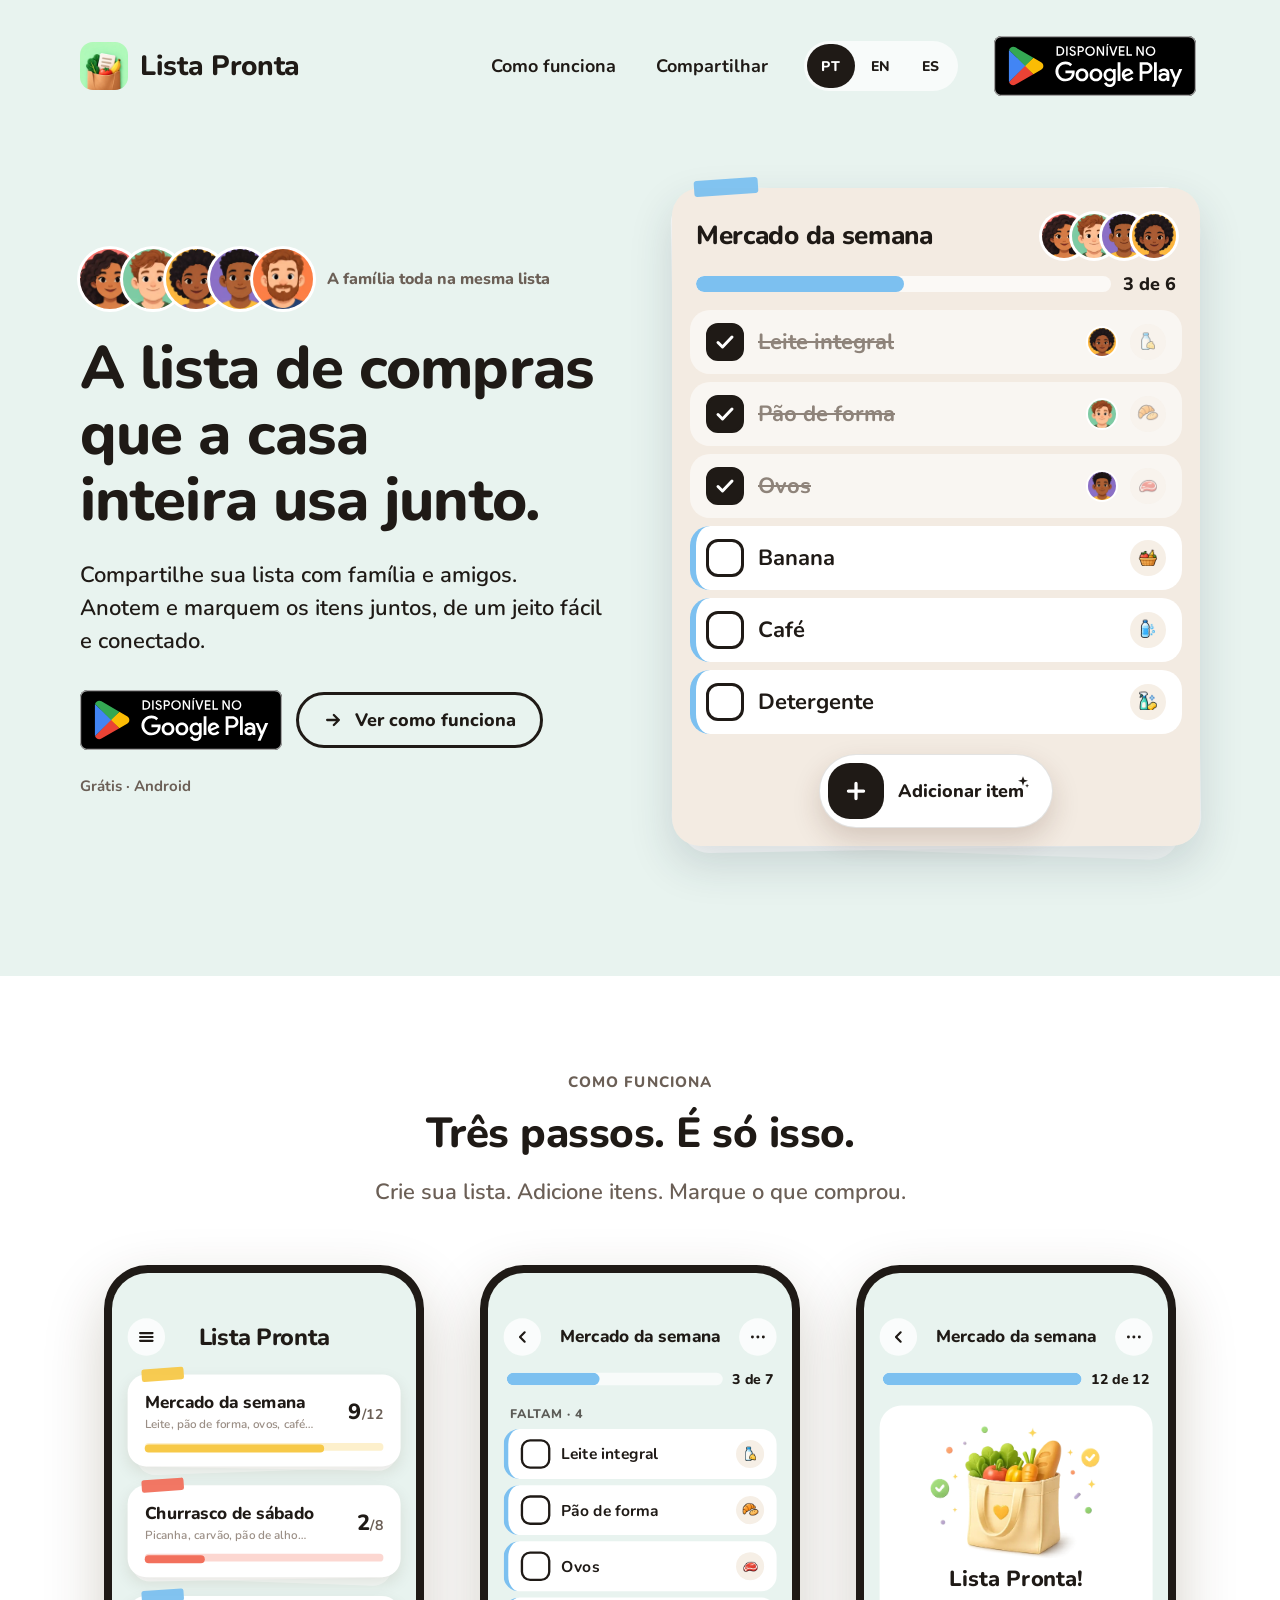
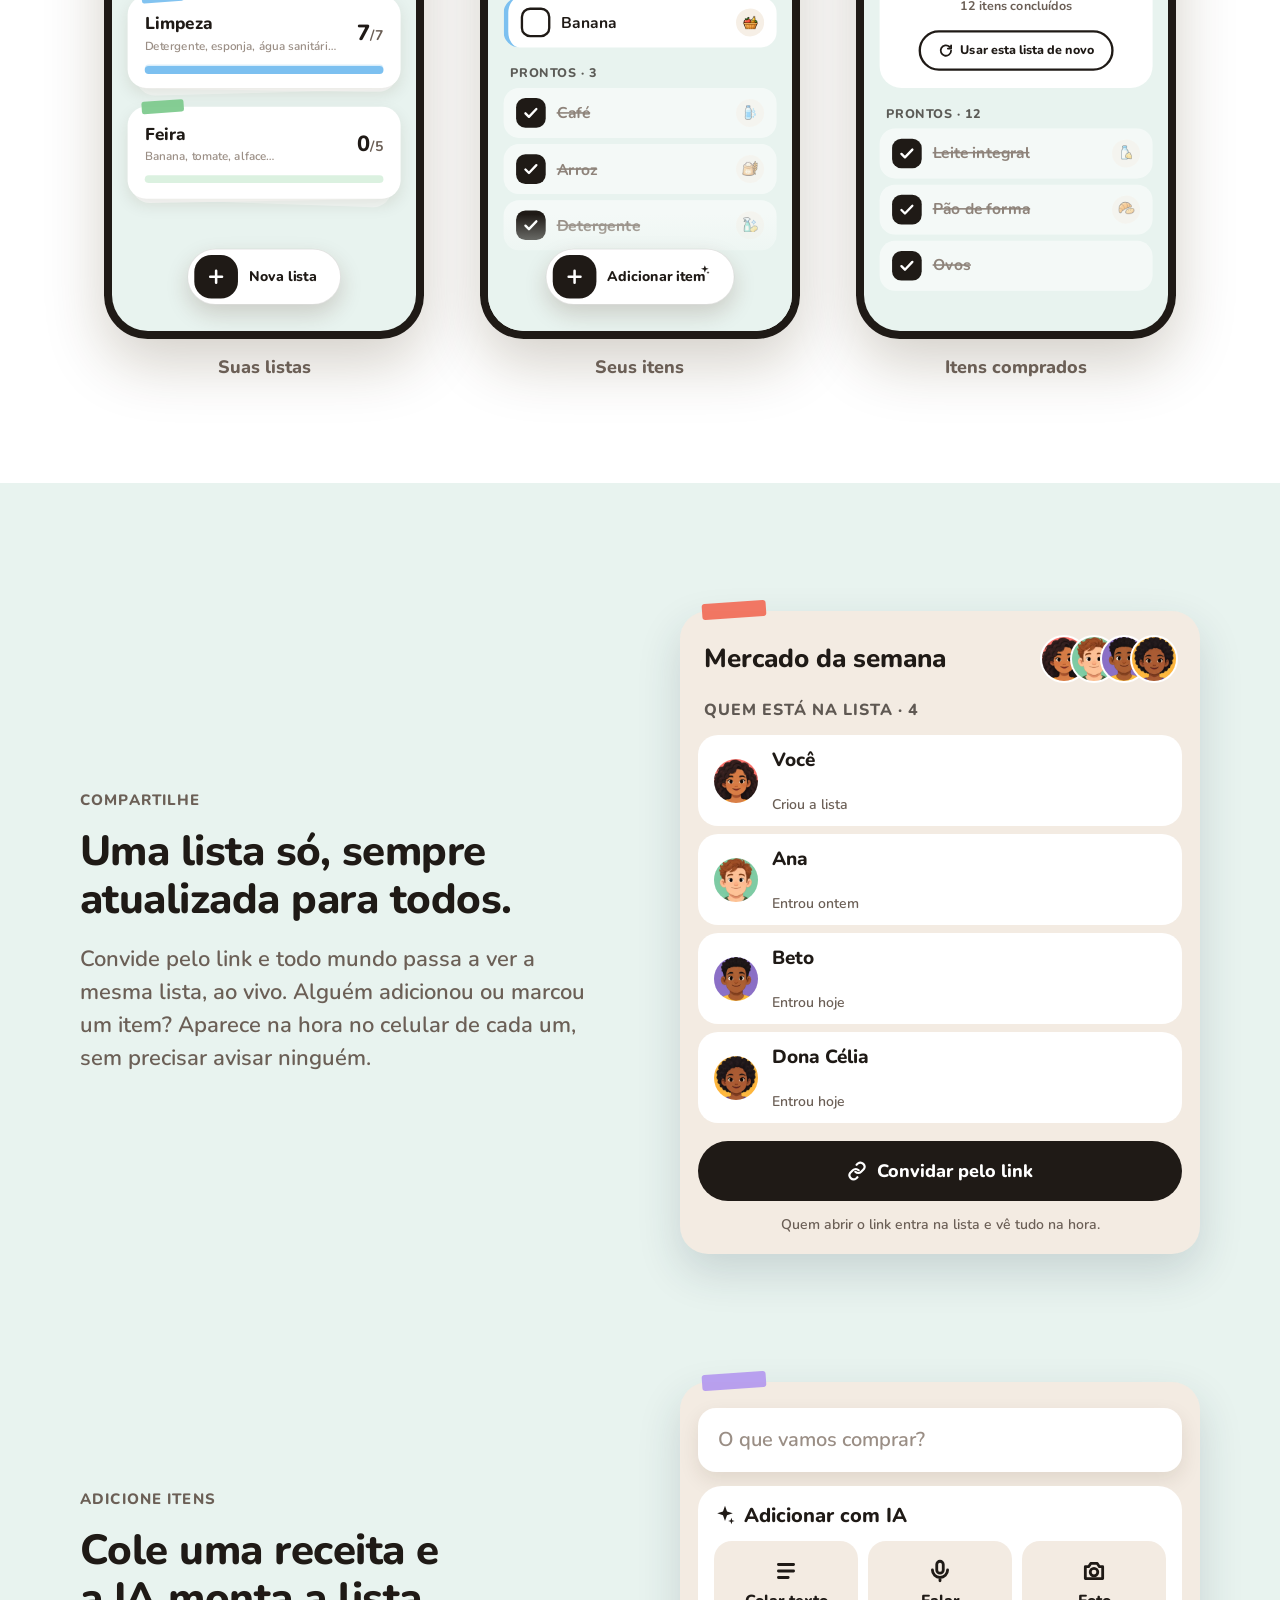
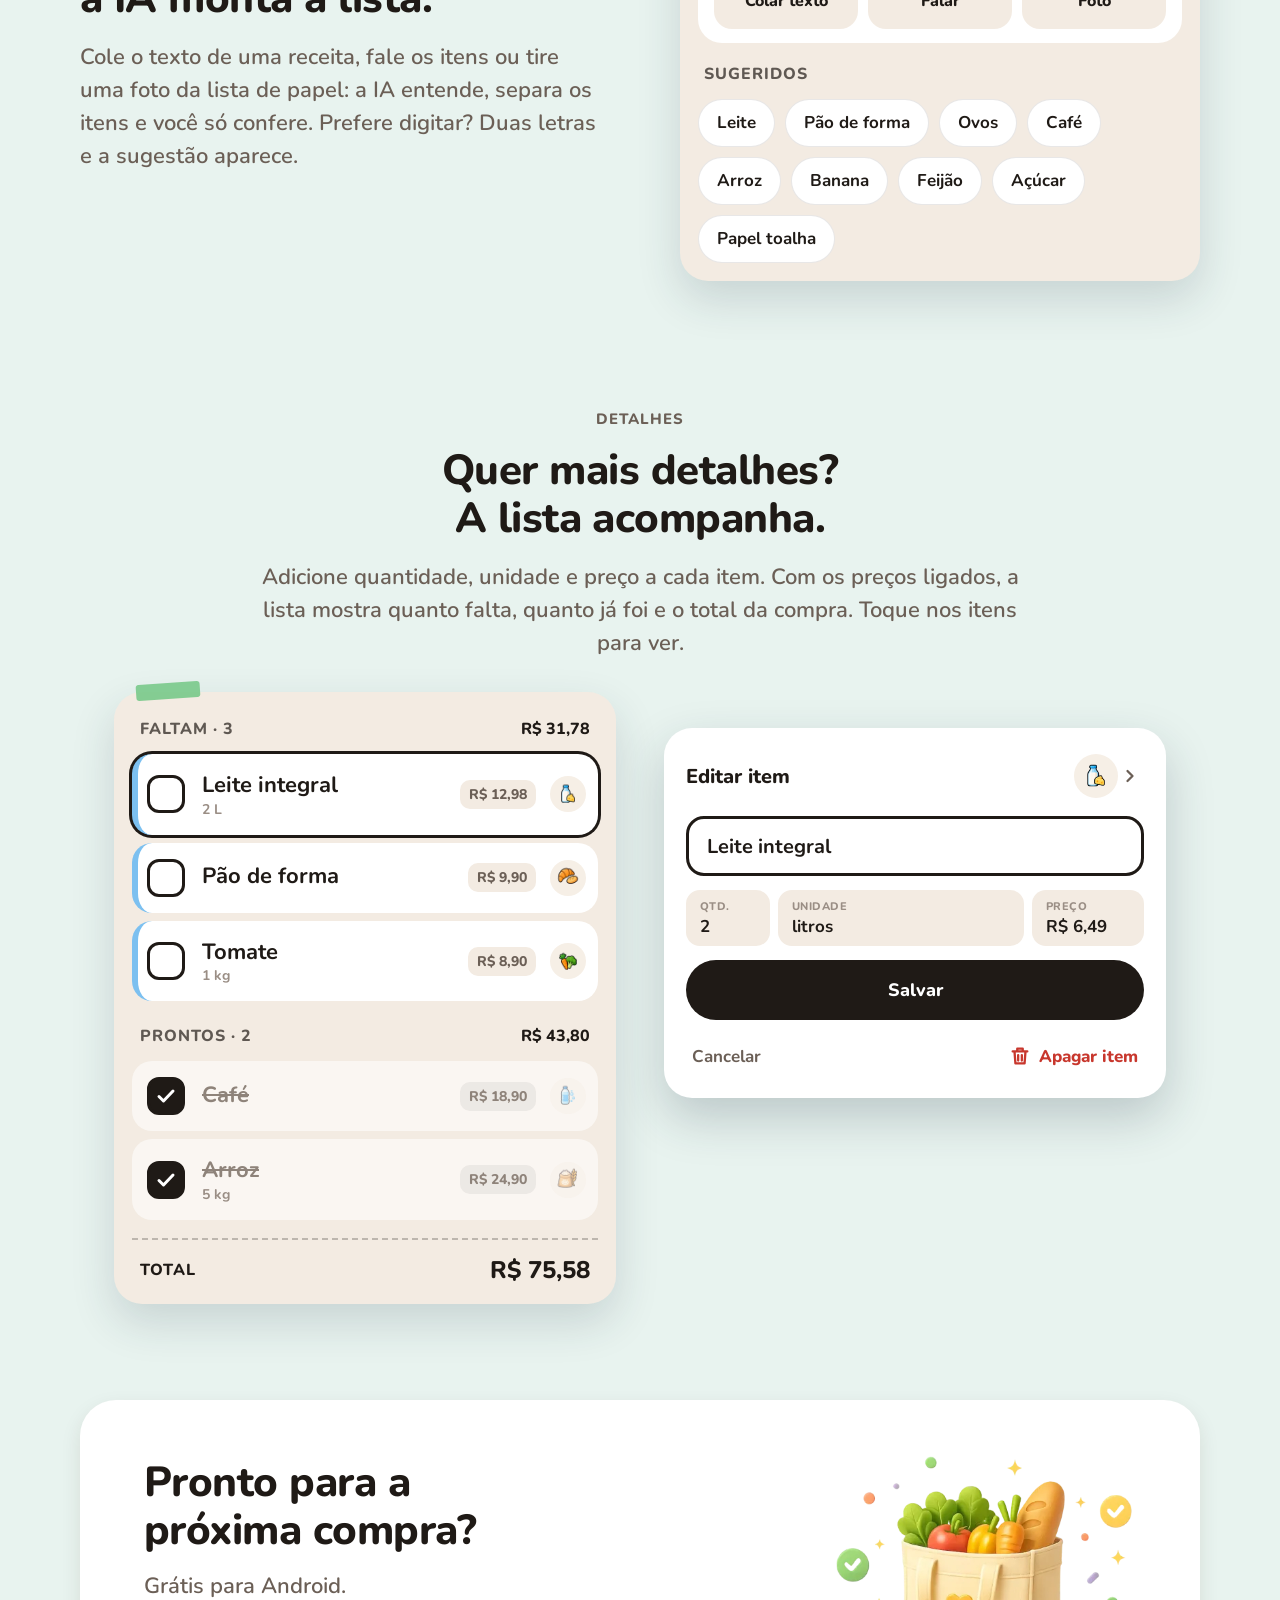
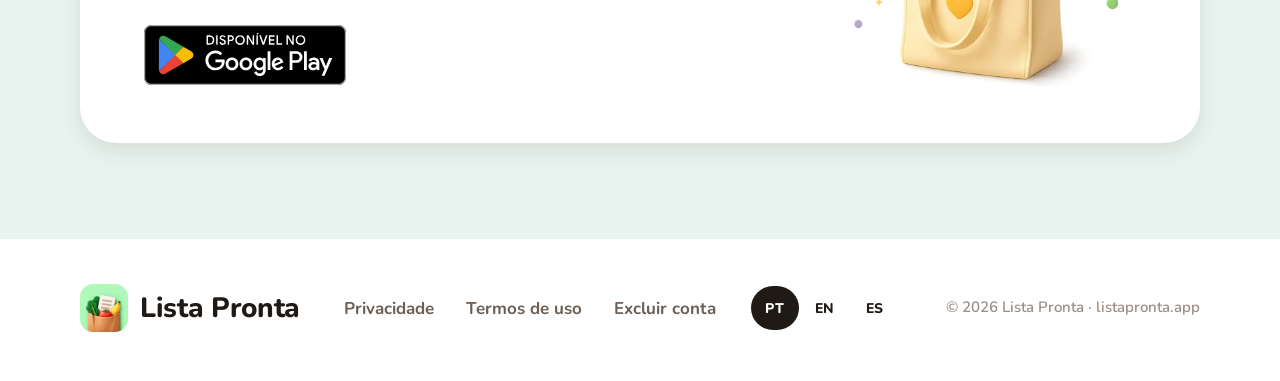
<file: index.html>
<!doctype html>
<html lang="pt-BR">
<head>
<meta charset="utf-8">
<meta name="viewport" content="width=device-width, initial-scale=1">
<title>Lista Pronta — a lista de compras que a casa inteira usa junto</title>
<meta name="description" content="Lista de compras compartilhada para família e amigos. Anotem e marquem os itens juntos, ao vivo. Grátis para Android.">
<meta name="theme-color" content="#E8F3EF">
<link rel="icon" href="assets/appicon.webp" type="image/webp">
<link rel="apple-touch-icon" href="assets/appicon.webp">
<link rel="canonical" href="https://listapronta.app/">
<meta property="og:type" content="website">
<meta property="og:title" content="Lista Pronta">
<meta property="og:description" content="A lista de compras que a casa inteira usa junto.">
<meta property="og:url" content="https://listapronta.app/">
<meta property="og:image" content="https://listapronta.app/assets/appicon.webp">
<link rel="preconnect" href="https://fonts.googleapis.com">
<link rel="preconnect" href="https://fonts.gstatic.com" crossorigin>
<link rel="stylesheet" href="https://fonts.googleapis.com/css2?family=Nunito:wght@600;700;800&display=swap">
<link rel="stylesheet" href="styles.css">
</head>
<body>
<a class="skip-link" href="#conteudo" data-i18n="skip">Ir para o conteúdo</a>

<header class="site-header">
  <div class="site-header__inner">
    <a class="brand" href="/">
      <img class="brand__mark" src="assets/appicon.webp" alt="" width="48" height="48">
      <span class="brand__word">Lista Pronta</span>
    </a>
    <nav class="site-header__nav" aria-label="Principal" data-i18n-aria-label="nav_label">
      <a href="#como-funciona" data-i18n="nav_how">Como funciona</a>
      <a href="#compartilhar" data-i18n="nav_share">Compartilhar</a>
      <div class="langs" role="group" aria-label="Idioma" data-i18n-aria-label="lang_label" data-langs></div>
      <a class="play-badge" href="https://play.google.com/store/apps/details?id=app.mazarini.listapronta" rel="noopener">
        <img class="play-badge__img" src="assets/play/google-play-badge-pt-br.svg"
             data-play-badge data-badge-base="assets/play/" data-i18n-alt="badge_alt" alt="Disponível no Google Play">
      </a>
    </nav>
    <a class="play-badge play-badge--sm site-header__cta-mobile" href="https://play.google.com/store/apps/details?id=app.mazarini.listapronta" rel="noopener">
      <img class="play-badge__img" src="assets/play/google-play-badge-pt-br.svg"
           data-play-badge data-badge-base="assets/play/" data-i18n-alt="badge_alt" alt="Disponível no Google Play">
    </a>
  </div>
  <div class="site-header__langs">
    <div class="langs" role="group" aria-label="Idioma" data-i18n-aria-label="lang_label" data-langs></div>
  </div>
</header>

<main id="conteudo">

  <!-- ---------------------------------------------------------- hero -->
  <section class="section hero">
    <div class="section__inner two-col">
      <div class="hero__text">
        <p class="hero__tag">
          <span class="avatar-stack avatar-stack--hero" aria-hidden="true">
            <span class="avatar join" style="--i:0"><img src="assets/avatars/avatar_01.webp" alt="" width="60" height="60"></span>
            <span class="avatar join" style="--i:1"><img src="assets/avatars/avatar_02.webp" alt="" width="60" height="60"></span>
            <span class="avatar join" style="--i:2"><img src="assets/avatars/avatar_03.webp" alt="" width="60" height="60"></span>
            <span class="avatar join" style="--i:3"><img src="assets/avatars/avatar_10.webp" alt="" width="60" height="60"></span>
            <span class="avatar join" style="--i:4"><img src="assets/avatars/avatar_15.webp" alt="" width="60" height="60"></span>
          </span>
          <span class="hero__tag-text" data-i18n="hero_tag">A família toda na mesma lista</span>
        </p>
        <h1 data-i18n="hero_h">A lista de compras que a casa inteira usa junto.</h1>
        <p class="lead lead--ink" data-i18n="hero_p">Compartilhe sua lista com família e amigos. Anotem e marquem os itens juntos, de um jeito fácil e conectado.</p>
        <div class="hero__ctas">
          <a class="play-badge" href="https://play.google.com/store/apps/details?id=app.mazarini.listapronta" rel="noopener">
            <img class="play-badge__img" src="assets/play/google-play-badge-pt-br.svg"
                 data-play-badge data-badge-base="assets/play/" data-i18n-alt="badge_alt" alt="Disponível no Google Play">
          </a>
          <a class="btn btn--outline" href="#como-funciona">
            <svg width="20" height="20" viewBox="0 0 24 24" fill="none" stroke="#1F1A16" stroke-width="2.75" stroke-linecap="round" stroke-linejoin="round" aria-hidden="true"><path d="M5 12h14M13 6l6 6-6 6"/></svg>
            <span data-i18n="see_how">Ver como funciona</span>
          </a>
        </div>
        <p class="hero__note" data-i18n="hero_note">Grátis · Android</p>
      </div>

      <div class="hero__art">
        <div class="papercard listcard">
          <div class="papercard__front">
            <span class="tape" aria-hidden="true"></span>
            <div class="listcard__head">
              <h2 class="listcard__title" data-i18n="card_title">Mercado da semana</h2>
              <span class="avatar-stack avatar-stack--card" aria-hidden="true">
                <span class="avatar join" style="--i:0"><img src="assets/avatars/avatar_01.webp" alt="" width="44" height="44"></span>
                <span class="avatar join" style="--i:1"><img src="assets/avatars/avatar_02.webp" alt="" width="44" height="44"></span>
                <span class="avatar join" style="--i:2"><img src="assets/avatars/avatar_10.webp" alt="" width="44" height="44"></span>
                <span class="avatar join" style="--i:3"><img src="assets/avatars/avatar_03.webp" alt="" width="44" height="44"></span>
              </span>
            </div>
            <p class="progress">
              <span class="progress__track"><span class="progress__fill" id="hero-progress" style="width:50%"></span></span>
              <span class="progress__label" id="hero-count">3 de 6</span>
            </p>
            <div class="rows" id="hero-rows">
              <button type="button" class="row" role="checkbox" aria-checked="true" data-checked="true" data-hero="0">
                <span class="row__box" aria-hidden="true"><span class="pop"><svg width="24" height="24" viewBox="0 0 24 24" fill="none" stroke="#FFFFFF" stroke-width="3" stroke-linecap="round" stroke-linejoin="round"><path d="M5 12.5l4.5 4.5L19 7"/></svg></span></span>
                <span class="row__body"><span class="row__name" data-i18n="items.0">Leite integral</span></span>
                <span class="row__marker" aria-hidden="true"><img src="assets/avatars/avatar_03.webp" alt="" width="28" height="28"></span>
                <span class="badge" aria-hidden="true"><img src="assets/cat_dairy.webp" alt="" width="29" height="29"></span>
              </button>
              <button type="button" class="row" role="checkbox" aria-checked="true" data-checked="true" data-hero="1">
                <span class="row__box" aria-hidden="true"><span class="pop"><svg width="24" height="24" viewBox="0 0 24 24" fill="none" stroke="#FFFFFF" stroke-width="3" stroke-linecap="round" stroke-linejoin="round"><path d="M5 12.5l4.5 4.5L19 7"/></svg></span></span>
                <span class="row__body"><span class="row__name" data-i18n="items.1">Pão de forma</span></span>
                <span class="row__marker" aria-hidden="true"><img src="assets/avatars/avatar_02.webp" alt="" width="28" height="28"></span>
                <span class="badge" aria-hidden="true"><img src="assets/cat_bakery_breakfast.webp" alt="" width="29" height="29"></span>
              </button>
              <button type="button" class="row" role="checkbox" aria-checked="true" data-checked="true" data-hero="2">
                <span class="row__box" aria-hidden="true"><span class="pop"><svg width="24" height="24" viewBox="0 0 24 24" fill="none" stroke="#FFFFFF" stroke-width="3" stroke-linecap="round" stroke-linejoin="round"><path d="M5 12.5l4.5 4.5L19 7"/></svg></span></span>
                <span class="row__body"><span class="row__name" data-i18n="items.2">Ovos</span></span>
                <span class="row__marker" aria-hidden="true"><img src="assets/avatars/avatar_10.webp" alt="" width="28" height="28"></span>
                <span class="badge" aria-hidden="true"><img src="assets/cat_meat.webp" alt="" width="29" height="29"></span>
              </button>
              <button type="button" class="row" role="checkbox" aria-checked="false" data-checked="false" data-hero="3">
                <span class="row__box" aria-hidden="true"><span class="pop"><svg width="24" height="24" viewBox="0 0 24 24" fill="none" stroke="#FFFFFF" stroke-width="3" stroke-linecap="round" stroke-linejoin="round"><path d="M5 12.5l4.5 4.5L19 7"/></svg></span></span>
                <span class="row__body"><span class="row__name" data-i18n="items.3">Banana</span></span>
                <span class="badge" aria-hidden="true"><img src="assets/cat_fruit.webp" alt="" width="29" height="29"></span>
              </button>
              <button type="button" class="row" role="checkbox" aria-checked="false" data-checked="false" data-hero="4">
                <span class="row__box" aria-hidden="true"><span class="pop"><svg width="24" height="24" viewBox="0 0 24 24" fill="none" stroke="#FFFFFF" stroke-width="3" stroke-linecap="round" stroke-linejoin="round"><path d="M5 12.5l4.5 4.5L19 7"/></svg></span></span>
                <span class="row__body"><span class="row__name" data-i18n="items.4">Café</span></span>
                <span class="badge" aria-hidden="true"><img src="assets/cat_beverages.webp" alt="" width="29" height="29"></span>
              </button>
              <button type="button" class="row" role="checkbox" aria-checked="false" data-checked="false" data-hero="5">
                <span class="row__box" aria-hidden="true"><span class="pop"><svg width="24" height="24" viewBox="0 0 24 24" fill="none" stroke="#FFFFFF" stroke-width="3" stroke-linecap="round" stroke-linejoin="round"><path d="M5 12.5l4.5 4.5L19 7"/></svg></span></span>
                <span class="row__body"><span class="row__name" data-i18n="items.5">Detergente</span></span>
                <span class="badge" aria-hidden="true"><img src="assets/cat_cleaning.webp" alt="" width="29" height="29"></span>
              </button>
            </div>
            <p class="listcard__pill">
              <span class="pill">
                <span class="pill__icon" aria-hidden="true"><svg width="26" height="26" viewBox="0 0 24 24" fill="none" stroke="#FFFFFF" stroke-width="3" stroke-linecap="round" stroke-linejoin="round"><path d="M12 5v14M5 12h14"/></svg></span>
                <span class="pill__label"><span data-i18n="add_item">Adicionar item</span><span class="pill__spark" aria-hidden="true"><svg width="14" height="14" viewBox="0 0 24 24" fill="#1F1A16"><path d="M12 2l2.2 6.3L20.5 10l-6.3 2.2L12 18.5 9.8 12.2 3.5 10l6.3-1.7z"/><path d="M19 15l.9 2.6 2.6.9-2.6.9L19 22l-.9-2.6-2.6-.9 2.6-.9z"/></svg></span></span>
              </span>
            </p>
          </div>
        </div>
      </div>
    </div>
  </section>

  <!-- -------------------------------------------------- how it works -->
  <section class="how" id="como-funciona">
    <div class="how__inner">
      <div class="text-block text-block--center how__text">
        <p class="kicker" data-i18n="how_k">Como funciona</p>
        <h2 data-i18n="how_h">Três passos. É só isso.</h2>
        <p class="lead" data-i18n="how_p">Crie sua lista. Adicione itens. Marque o que comprou.</p>
      </div>
      <div class="phones">
        <figure class="phone-figure">
          <div class="phone"><div class="phone__screen"><div class="phone__inner" aria-hidden="true"><div style="width:390px;height:844px;overflow:hidden;position:relative;background:#E8F3EF;"><div style="height:54px;"></div><div style="display:flex;align-items:center;justify-content:space-between;padding:0 20px;height:56px;"><div style="width:48px;height:48px;border-radius:50%;background:rgba(255,255,255,0.8);display:flex;align-items:center;justify-content:center;flex-shrink:0;"><svg width="24" height="24" viewBox="0 0 24 24" fill="none" stroke="#1F1A16" stroke-width="2.75" stroke-linecap="round" stroke-linejoin="round"><path d="M4 7h16M4 12h16M4 17h16"/></svg></div><div style="font-size:30px;font-weight:800;letter-spacing:-0.5px;">Lista Pronta</div><div style="width:48px;height:48px;"></div></div><div style="display:flex;flex-direction:column;gap:14px;padding:20px 20px 0 20px;"><div style="position:relative;padding:0 0 10px 0;"><div style="position:absolute;left:10px;right:10px;top:6px;bottom:4px;background:#FFFFFF;border-radius:24px;opacity:0.55;transform:rotate(-2.0deg);"></div><div style="position:absolute;left:4px;right:4px;top:3px;bottom:7px;background:#FFFFFF;border-radius:24px;opacity:0.8;transform:rotate(1.0deg);"></div><div style="position:relative;background:#FFFFFF;border-radius:24px;padding:22px 22px 18px 22px;box-shadow:0 8px 20px rgba(60,40,10,0.10);min-height:118px;display:flex;flex-direction:column;gap:14px;"><div style="position:absolute;left:18px;top:-8px;width:54px;height:16px;background:#F7C948;border-radius:3px;transform:rotate(-4deg);opacity:0.95;"></div><div style="display:flex;align-items:center;gap:8px;"><div style="display:flex;flex-direction:column;gap:4px;min-width:0;flex-grow:1;"><div style="font-size:22px;font-weight:800;line-height:28px;">Mercado da semana</div><div style="font-size:15px;font-weight:600;color:#9A8E85;line-height:20px;white-space:nowrap;overflow:hidden;text-overflow:ellipsis;">Leite, pão de forma, ovos, café…</div></div><div style="display:flex;align-items:baseline;flex-shrink:0;padding-left:12px;white-space:nowrap;"><div style="font-size:28px;font-weight:800;line-height:32px;">9</div><div style="font-size:18px;font-weight:700;color:#6B5F56;">/12</div></div></div><div style="height:10px;border-radius:5px;background:#F7C948;opacity:0.28;"></div><div style="height:10px;border-radius:5px;background:#F7C948;width:calc((100% - 44px) * 75 / 100);position:absolute;left:22px;bottom:18px;"></div></div></div><div style="position:relative;padding:0 0 10px 0;"><div style="position:absolute;left:10px;right:10px;top:6px;bottom:4px;background:#FFFFFF;border-radius:24px;opacity:0.55;transform:rotate(2.0deg);"></div><div style="position:absolute;left:4px;right:4px;top:3px;bottom:7px;background:#FFFFFF;border-radius:24px;opacity:0.8;transform:rotate(-1.0deg);"></div><div style="position:relative;background:#FFFFFF;border-radius:24px;padding:22px 22px 18px 22px;box-shadow:0 8px 20px rgba(60,40,10,0.10);min-height:118px;display:flex;flex-direction:column;gap:14px;"><div style="position:absolute;left:18px;top:-8px;width:54px;height:16px;background:#F2705C;border-radius:3px;transform:rotate(-4deg);opacity:0.95;"></div><div style="display:flex;align-items:center;gap:8px;"><div style="display:flex;flex-direction:column;gap:4px;min-width:0;flex-grow:1;"><div style="font-size:22px;font-weight:800;line-height:28px;">Churrasco de sábado</div><div style="font-size:15px;font-weight:600;color:#9A8E85;line-height:20px;white-space:nowrap;overflow:hidden;text-overflow:ellipsis;">Picanha, carvão, pão de alho…</div></div><div style="display:flex;align-items:baseline;flex-shrink:0;padding-left:12px;white-space:nowrap;"><div style="font-size:28px;font-weight:800;line-height:32px;">2</div><div style="font-size:18px;font-weight:700;color:#6B5F56;">/8</div></div></div><div style="height:10px;border-radius:5px;background:#F2705C;opacity:0.28;"></div><div style="height:10px;border-radius:5px;background:#F2705C;width:calc((100% - 44px) * 25 / 100);position:absolute;left:22px;bottom:18px;"></div></div></div><div style="position:relative;padding:0 0 10px 0;"><div style="position:absolute;left:10px;right:10px;top:6px;bottom:4px;background:#FFFFFF;border-radius:24px;opacity:0.55;transform:rotate(-1.5deg);"></div><div style="position:absolute;left:4px;right:4px;top:3px;bottom:7px;background:#FFFFFF;border-radius:24px;opacity:0.8;transform:rotate(0.75deg);"></div><div style="position:relative;background:#FFFFFF;border-radius:24px;padding:22px 22px 18px 22px;box-shadow:0 8px 20px rgba(60,40,10,0.10);min-height:118px;display:flex;flex-direction:column;gap:14px;"><div style="position:absolute;left:18px;top:-8px;width:54px;height:16px;background:#7CC0F0;border-radius:3px;transform:rotate(-4deg);opacity:0.95;"></div><div style="display:flex;align-items:center;gap:8px;"><div style="display:flex;flex-direction:column;gap:4px;min-width:0;flex-grow:1;"><div style="font-size:22px;font-weight:800;line-height:28px;">Limpeza</div><div style="font-size:15px;font-weight:600;color:#9A8E85;line-height:20px;white-space:nowrap;overflow:hidden;text-overflow:ellipsis;">Detergente, esponja, água sanitária…</div></div><div style="display:flex;align-items:baseline;flex-shrink:0;padding-left:12px;white-space:nowrap;"><div style="font-size:28px;font-weight:800;line-height:32px;">7</div><div style="font-size:18px;font-weight:700;color:#6B5F56;">/7</div></div></div><div style="height:10px;border-radius:5px;background:#7CC0F0;opacity:0.28;"></div><div style="height:10px;border-radius:5px;background:#7CC0F0;width:calc((100% - 44px) * 100 / 100);position:absolute;left:22px;bottom:18px;"></div></div></div><div style="position:relative;padding:0 0 10px 0;"><div style="position:absolute;left:10px;right:10px;top:6px;bottom:4px;background:#FFFFFF;border-radius:24px;opacity:0.55;transform:rotate(2.0deg);"></div><div style="position:absolute;left:4px;right:4px;top:3px;bottom:7px;background:#FFFFFF;border-radius:24px;opacity:0.8;transform:rotate(-1.0deg);"></div><div style="position:relative;background:#FFFFFF;border-radius:24px;padding:22px 22px 18px 22px;box-shadow:0 8px 20px rgba(60,40,10,0.10);min-height:118px;display:flex;flex-direction:column;gap:14px;"><div style="position:absolute;left:18px;top:-8px;width:54px;height:16px;background:#7FCB8F;border-radius:3px;transform:rotate(-4deg);opacity:0.95;"></div><div style="display:flex;align-items:center;gap:8px;"><div style="display:flex;flex-direction:column;gap:4px;min-width:0;flex-grow:1;"><div style="font-size:22px;font-weight:800;line-height:28px;">Feira</div><div style="font-size:15px;font-weight:600;color:#9A8E85;line-height:20px;white-space:nowrap;overflow:hidden;text-overflow:ellipsis;">Banana, tomate, alface…</div></div><div style="display:flex;align-items:baseline;flex-shrink:0;padding-left:12px;white-space:nowrap;"><div style="font-size:28px;font-weight:800;line-height:32px;">0</div><div style="font-size:18px;font-weight:700;color:#6B5F56;">/5</div></div></div><div style="height:10px;border-radius:5px;background:#7FCB8F;opacity:0.28;"></div><div style="height:10px;border-radius:5px;background:#7FCB8F;width:calc((100% - 44px) * 0 / 100);position:absolute;left:22px;bottom:18px;"></div></div></div></div><div style="position:absolute;left:50%;transform:translateX(-50%);bottom:34px;"><div style="height:72px;padding:8px;border-radius:36px;background:#FFFFFF;display:inline-flex;align-items:center;gap:14px;box-shadow:0 12px 28px rgba(80,40,20,0.18);border:1.5px solid rgba(31,26,22,0.12);"><div style="width:56px;height:56px;border-radius:22px;background:#1F1A16;display:flex;align-items:center;justify-content:center;"><svg width="26" height="26" viewBox="0 0 24 24" fill="none" stroke="#FFFFFF" stroke-width="3" stroke-linecap="round" stroke-linejoin="round"><path d="M12 5v14M5 12h14"/></svg></div><div style="font-size:18px;font-weight:800;padding-right:22px;white-space:nowrap;display:flex;align-items:center;">Nova lista</div></div></div></div></div></div></div>
          <figcaption data-i18n="how_1">Suas listas</figcaption>
        </figure>
        <figure class="phone-figure">
          <div class="phone"><div class="phone__screen"><div class="phone__inner" aria-hidden="true"><div style="width:390px;height:844px;overflow:hidden;position:relative;background:#E8F3EF;"><div style="height:54px;"></div><div style="display:flex;align-items:center;gap:12px;padding:0 20px;height:56px;"><div style="width:48px;height:48px;border-radius:50%;background:rgba(255,255,255,0.8);display:flex;align-items:center;justify-content:center;flex-shrink:0;"><svg width="24" height="24" viewBox="0 0 24 24" fill="none" stroke="#1F1A16" stroke-width="2.75" stroke-linecap="round" stroke-linejoin="round"><path d="M15 18l-6-6 6-6"/></svg></div><div style="flex-grow:1;min-width:0;text-align:center;font-size:22px;font-weight:800;white-space:nowrap;overflow:hidden;text-overflow:ellipsis;">Mercado da semana</div><div style="width:48px;height:48px;border-radius:50%;background:rgba(255,255,255,0.8);display:flex;align-items:center;justify-content:center;flex-shrink:0;"><svg width="24" height="24" viewBox="0 0 24 24" fill="#1F1A16"><circle cx="5" cy="12" r="1.9"/><circle cx="12" cy="12" r="1.9"/><circle cx="19" cy="12" r="1.9"/></svg></div></div><div style="padding:14px 24px 0 24px;"><div style="display:flex;align-items:center;gap:12px;"><div style="flex-grow:1;height:16px;border-radius:8px;background:rgba(255,255,255,0.7);overflow:hidden;"><div style="width:43%;height:100%;background:#7CC0F0;border-radius:8px;"></div></div><div style="font-size:18px;font-weight:800;white-space:nowrap;">3 de 7</div></div></div><div style="display:flex;align-items:center;justify-content:space-between;padding:22px 28px 8px 28px;"><div style="font-size:16px;font-weight:800;color:rgba(31,26,22,0.7);text-transform:uppercase;letter-spacing:1px;">Faltam · 4</div></div><div style="padding:0 20px;display:flex;flex-direction:column;gap:8px;"><div style="display:flex;align-items:center;gap:14px;background:#FFFFFF;border-radius:20px;padding:13px 16px;min-height:64px;border-left:6px solid #7CC0F0;"><div style="width:38px;height:38px;border-radius:12px;border:3px solid #1F1A16;background:#FFFFFF;flex-shrink:0;box-sizing:border-box;"></div><div style="font-size:20px;font-weight:700;flex-grow:1;">Leite integral</div><div style="width:36px;height:36px;border-radius:50%;background:#F6EFE6;display:flex;align-items:center;justify-content:center;flex-shrink:0;"><img alt="" src="assets/cat_dairy.webp" style="width:29px;height:29px;display:block;"></div></div><div style="display:flex;align-items:center;gap:14px;background:#FFFFFF;border-radius:20px;padding:13px 16px;min-height:64px;border-left:6px solid #7CC0F0;"><div style="width:38px;height:38px;border-radius:12px;border:3px solid #1F1A16;background:#FFFFFF;flex-shrink:0;box-sizing:border-box;"></div><div style="font-size:20px;font-weight:700;flex-grow:1;">Pão de forma</div><div style="width:36px;height:36px;border-radius:50%;background:#F6EFE6;display:flex;align-items:center;justify-content:center;flex-shrink:0;"><img alt="" src="assets/cat_bakery_breakfast.webp" style="width:29px;height:29px;display:block;"></div></div><div style="display:flex;align-items:center;gap:14px;background:#FFFFFF;border-radius:20px;padding:13px 16px;min-height:64px;border-left:6px solid #7CC0F0;"><div style="width:38px;height:38px;border-radius:12px;border:3px solid #1F1A16;background:#FFFFFF;flex-shrink:0;box-sizing:border-box;"></div><div style="font-size:20px;font-weight:700;flex-grow:1;">Ovos</div><div style="width:36px;height:36px;border-radius:50%;background:#F6EFE6;display:flex;align-items:center;justify-content:center;flex-shrink:0;"><img alt="" src="assets/cat_meat.webp" style="width:29px;height:29px;display:block;"></div></div><div style="display:flex;align-items:center;gap:14px;background:#FFFFFF;border-radius:20px;padding:13px 16px;min-height:64px;border-left:6px solid #7CC0F0;"><div style="width:38px;height:38px;border-radius:12px;border:3px solid #1F1A16;background:#FFFFFF;flex-shrink:0;box-sizing:border-box;"></div><div style="font-size:20px;font-weight:700;flex-grow:1;">Banana</div><div style="width:36px;height:36px;border-radius:50%;background:#F6EFE6;display:flex;align-items:center;justify-content:center;flex-shrink:0;"><img alt="" src="assets/cat_fruit.webp" style="width:29px;height:29px;display:block;"></div></div></div><div style="display:flex;align-items:center;justify-content:space-between;padding:22px 28px 8px 28px;"><div style="font-size:16px;font-weight:800;color:rgba(31,26,22,0.7);text-transform:uppercase;letter-spacing:1px;">Prontos · 3</div></div><div style="padding:0 20px;display:flex;flex-direction:column;gap:8px;"><div style="--i:0;"><div style="display:flex;align-items:center;gap:14px;background:rgba(255,255,255,0.55);border-radius:20px;padding:13px 16px;min-height:64px;"><div class="" style="width:38px;height:38px;border-radius:12px;background:#1F1A16;display:flex;align-items:center;justify-content:center;flex-shrink:0;"><span class="-mark" style="display:flex;"><svg width="24" height="24" viewBox="0 0 24 24" fill="none" stroke="#FFFFFF" stroke-width="3" stroke-linecap="round" stroke-linejoin="round"><path d="M5 12.5l4.5 4.5L19 7"/></svg></span></div><div style="font-size:20px;font-weight:700;flex-grow:1;color:#8E837A;text-decoration:line-through;">Café</div><div style="width:36px;height:36px;border-radius:50%;background:#F6EFE6;display:flex;align-items:center;justify-content:center;flex-shrink:0;opacity:0.45;"><img alt="" src="assets/cat_beverages.webp" style="width:29px;height:29px;display:block;"></div></div></div><div style="--i:1;"><div style="display:flex;align-items:center;gap:14px;background:rgba(255,255,255,0.55);border-radius:20px;padding:13px 16px;min-height:64px;"><div class="" style="width:38px;height:38px;border-radius:12px;background:#1F1A16;display:flex;align-items:center;justify-content:center;flex-shrink:0;"><span class="-mark" style="display:flex;"><svg width="24" height="24" viewBox="0 0 24 24" fill="none" stroke="#FFFFFF" stroke-width="3" stroke-linecap="round" stroke-linejoin="round"><path d="M5 12.5l4.5 4.5L19 7"/></svg></span></div><div style="font-size:20px;font-weight:700;flex-grow:1;color:#8E837A;text-decoration:line-through;">Arroz</div><div style="width:36px;height:36px;border-radius:50%;background:#F6EFE6;display:flex;align-items:center;justify-content:center;flex-shrink:0;opacity:0.45;"><img alt="" src="assets/cat_grains_legumes.webp" style="width:29px;height:29px;display:block;"></div></div></div><div style="--i:2;"><div style="display:flex;align-items:center;gap:14px;background:rgba(255,255,255,0.55);border-radius:20px;padding:13px 16px;min-height:64px;"><div class="" style="width:38px;height:38px;border-radius:12px;background:#1F1A16;display:flex;align-items:center;justify-content:center;flex-shrink:0;"><span class="-mark" style="display:flex;"><svg width="24" height="24" viewBox="0 0 24 24" fill="none" stroke="#FFFFFF" stroke-width="3" stroke-linecap="round" stroke-linejoin="round"><path d="M5 12.5l4.5 4.5L19 7"/></svg></span></div><div style="font-size:20px;font-weight:700;flex-grow:1;color:#8E837A;text-decoration:line-through;">Detergente</div><div style="width:36px;height:36px;border-radius:50%;background:#F6EFE6;display:flex;align-items:center;justify-content:center;flex-shrink:0;opacity:0.45;"><img alt="" src="assets/cat_cleaning.webp" style="width:29px;height:29px;display:block;"></div></div></div></div><div style="position:absolute;left:0;right:0;bottom:0;height:150px;background:linear-gradient(to bottom, rgba(232,243,239,0), #E8F3EF 60%);"></div><div style="position:absolute;left:50%;transform:translateX(-50%);bottom:34px;"><div style="height:72px;padding:8px;border-radius:36px;background:#FFFFFF;display:inline-flex;align-items:center;gap:14px;box-shadow:0 12px 28px rgba(80,40,20,0.18);border:1.5px solid rgba(31,26,22,0.12);"><div style="width:56px;height:56px;border-radius:22px;background:#1F1A16;display:flex;align-items:center;justify-content:center;"><svg width="26" height="26" viewBox="0 0 24 24" fill="none" stroke="#FFFFFF" stroke-width="3" stroke-linecap="round" stroke-linejoin="round"><path d="M12 5v14M5 12h14"/></svg></div><div style="font-size:18px;font-weight:800;padding-right:22px;white-space:nowrap;display:flex;align-items:center;">Adicionar item<span style="margin-left:-8px;margin-top:-16px;"><svg width="14" height="14" viewBox="0 0 24 24" fill="#1F1A16"><path d="M12 2l2.2 6.3L20.5 10l-6.3 2.2L12 18.5 9.8 12.2 3.5 10l6.3-1.7z"/><path d="M19 15l.9 2.6 2.6.9-2.6.9L19 22l-.9-2.6-2.6-.9 2.6-.9z"/></svg></span></div></div></div></div></div></div></div>
          <figcaption data-i18n="how_2">Seus itens</figcaption>
        </figure>
        <figure class="phone-figure">
          <div class="phone"><div class="phone__screen"><div class="phone__inner" aria-hidden="true"><div style="width:390px;height:844px;overflow:hidden;position:relative;background:#E8F3EF;"><div style="height:54px;"></div><div style="display:flex;align-items:center;gap:12px;padding:0 20px;height:56px;"><div style="width:48px;height:48px;border-radius:50%;background:rgba(255,255,255,0.8);display:flex;align-items:center;justify-content:center;flex-shrink:0;"><svg width="24" height="24" viewBox="0 0 24 24" fill="none" stroke="#1F1A16" stroke-width="2.75" stroke-linecap="round" stroke-linejoin="round"><path d="M15 18l-6-6 6-6"/></svg></div><div style="flex-grow:1;min-width:0;text-align:center;font-size:22px;font-weight:800;white-space:nowrap;overflow:hidden;text-overflow:ellipsis;">Mercado da semana</div><div style="width:48px;height:48px;border-radius:50%;background:rgba(255,255,255,0.8);display:flex;align-items:center;justify-content:center;flex-shrink:0;"><svg width="24" height="24" viewBox="0 0 24 24" fill="#1F1A16"><circle cx="5" cy="12" r="1.9"/><circle cx="12" cy="12" r="1.9"/><circle cx="19" cy="12" r="1.9"/></svg></div></div><div style="padding:14px 24px 0 24px;"><div style="display:flex;align-items:center;gap:12px;"><div style="flex-grow:1;height:16px;border-radius:8px;background:rgba(255,255,255,0.7);overflow:hidden;"><div style="width:100%;height:100%;background:#7CC0F0;border-radius:8px;"></div></div><div style="font-size:18px;font-weight:800;white-space:nowrap;">12 de 12</div></div></div><div style="margin:22px 20px 0 20px;background:#FFFFFF;border-radius:28px;padding:26px 22px 22px 22px;display:flex;flex-direction:column;align-items:center;gap:8px;"><img alt="" src="assets/bag.webp" style="width:220px;height:auto;"><div style="font-size:28px;font-weight:800;line-height:32px;text-align:center;margin-top:2px;">Lista Pronta!</div><div style="font-size:16px;font-weight:700;color:#6B5F56;text-align:center;line-height:22px;">12 itens concluídos</div><div style="margin-top:12px;height:52px;padding:0 22px;border-radius:26px;border:3px solid #1F1A16;display:flex;align-items:center;gap:8px;font-size:16px;font-weight:800;"><svg width="20" height="20" viewBox="0 0 24 24" fill="none" stroke="#1F1A16" stroke-width="2.75" stroke-linecap="round" stroke-linejoin="round"><path d="M20 12a8 8 0 1 1-2.5-5.8M20 4v5h-5"/></svg><span>Usar esta lista de novo</span></div></div><div style="display:flex;align-items:center;justify-content:space-between;padding:22px 28px 8px 28px;"><div style="font-size:16px;font-weight:800;color:rgba(31,26,22,0.7);text-transform:uppercase;letter-spacing:1px;">Prontos · 12</div></div><div style="padding:0 20px;display:flex;flex-direction:column;gap:8px;"><div style="display:flex;align-items:center;gap:14px;background:rgba(255,255,255,0.55);border-radius:20px;padding:13px 16px;min-height:64px;"><div class="" style="width:38px;height:38px;border-radius:12px;background:#1F1A16;display:flex;align-items:center;justify-content:center;flex-shrink:0;"><span class="-mark" style="display:flex;"><svg width="24" height="24" viewBox="0 0 24 24" fill="none" stroke="#FFFFFF" stroke-width="3" stroke-linecap="round" stroke-linejoin="round"><path d="M5 12.5l4.5 4.5L19 7"/></svg></span></div><div style="font-size:20px;font-weight:700;flex-grow:1;color:#8E837A;text-decoration:line-through;">Leite integral</div><div style="width:36px;height:36px;border-radius:50%;background:#F6EFE6;display:flex;align-items:center;justify-content:center;flex-shrink:0;opacity:0.45;"><img alt="" src="assets/cat_dairy.webp" style="width:29px;height:29px;display:block;"></div></div><div style="display:flex;align-items:center;gap:14px;background:rgba(255,255,255,0.55);border-radius:20px;padding:13px 16px;min-height:64px;"><div class="" style="width:38px;height:38px;border-radius:12px;background:#1F1A16;display:flex;align-items:center;justify-content:center;flex-shrink:0;"><span class="-mark" style="display:flex;"><svg width="24" height="24" viewBox="0 0 24 24" fill="none" stroke="#FFFFFF" stroke-width="3" stroke-linecap="round" stroke-linejoin="round"><path d="M5 12.5l4.5 4.5L19 7"/></svg></span></div><div style="font-size:20px;font-weight:700;flex-grow:1;color:#8E837A;text-decoration:line-through;">Pão de forma</div><div style="width:36px;height:36px;border-radius:50%;background:#F6EFE6;display:flex;align-items:center;justify-content:center;flex-shrink:0;opacity:0.45;"><img alt="" src="assets/cat_bakery_breakfast.webp" style="width:29px;height:29px;display:block;"></div></div><div style="display:flex;align-items:center;gap:14px;background:rgba(255,255,255,0.55);border-radius:20px;padding:13px 16px;min-height:64px;"><div class="" style="width:38px;height:38px;border-radius:12px;background:#1F1A16;display:flex;align-items:center;justify-content:center;flex-shrink:0;"><span class="-mark" style="display:flex;"><svg width="24" height="24" viewBox="0 0 24 24" fill="none" stroke="#FFFFFF" stroke-width="3" stroke-linecap="round" stroke-linejoin="round"><path d="M5 12.5l4.5 4.5L19 7"/></svg></span></div><div style="font-size:20px;font-weight:700;flex-grow:1;color:#8E837A;text-decoration:line-through;">Ovos</div></div></div></div></div></div></div>
          <figcaption data-i18n="how_3">Itens comprados</figcaption>
        </figure>
      </div>
    </div>
  </section>

  <!-- ------------------------------------------------------- share -->
  <section class="section feature" id="compartilhar">
    <div class="section__inner two-col">
      <div class="text-block">
        <p class="kicker" data-i18n="share_k">Compartilhe</p>
        <h2 data-i18n="share_h">Uma lista só, sempre atualizada para todos.</h2>
        <p class="lead" data-i18n="share_p">Convide pelo link e todo mundo passa a ver a mesma lista, ao vivo. Alguém adicionou ou marcou um item? Aparece na hora no celular de cada um, sem precisar avisar ninguém.</p>
      </div>
      <div class="feature__art">
        <div class="softcard">
          <span class="tape tape--coral" aria-hidden="true"></span>
          <div class="listcard__head">
            <p class="listcard__title" data-i18n="card_title">Mercado da semana</p>
            <span class="avatar-stack avatar-stack--card" aria-hidden="true">
              <span class="avatar avatar--thin"><img src="assets/avatars/avatar_01.webp" alt="" width="36" height="36"></span>
              <span class="avatar avatar--thin"><img src="assets/avatars/avatar_02.webp" alt="" width="36" height="36"></span>
              <span class="avatar avatar--thin"><img src="assets/avatars/avatar_10.webp" alt="" width="36" height="36"></span>
              <span class="avatar avatar--thin"><img src="assets/avatars/avatar_03.webp" alt="" width="36" height="36"></span>
            </span>
          </div>
          <p class="section-label" style="padding:0.25rem 0.375rem 0" data-i18n="who">Quem está na lista · 4</p>
          <ul class="rows" style="list-style:none;margin:0;padding:0">
            <li class="member">
              <span class="avatar avatar--flat"><img src="assets/avatars/avatar_01.webp" alt="" width="44" height="44"></span>
              <span><span class="member__name" data-i18n="you">Você</span><br><span class="member__role" data-i18n="roles.0">Criou a lista</span></span>
            </li>
            <li class="member">
              <span class="avatar avatar--flat"><img src="assets/avatars/avatar_02.webp" alt="" width="44" height="44"></span>
              <span><span class="member__name">Ana</span><br><span class="member__role" data-i18n="roles.1">Entrou ontem</span></span>
            </li>
            <li class="member">
              <span class="avatar avatar--flat"><img src="assets/avatars/avatar_10.webp" alt="" width="44" height="44"></span>
              <span><span class="member__name">Beto</span><br><span class="member__role" data-i18n="roles.2">Entrou hoje</span></span>
            </li>
            <li class="member">
              <span class="avatar avatar--flat"><img src="assets/avatars/avatar_03.webp" alt="" width="44" height="44"></span>
              <span><span class="member__name">Dona Célia</span><br><span class="member__role" data-i18n="roles.3">Entrou hoje</span></span>
            </li>
          </ul>
          <p class="invite-btn">
            <svg width="20" height="20" viewBox="0 0 24 24" fill="none" stroke="#FFFFFF" stroke-width="2.6" stroke-linecap="round" stroke-linejoin="round" aria-hidden="true"><path d="M10 13a5 5 0 0 0 7 0l3-3a5 5 0 0 0-7-7l-1.5 1.5"/><path d="M14 11a5 5 0 0 0-7 0l-3 3a5 5 0 0 0 7 7L12.5 19.5"/></svg>
            <span data-i18n="invite">Convidar pelo link</span>
          </p>
          <p class="invite-hint" data-i18n="invite_hint">Quem abrir o link entra na lista e vê tudo na hora.</p>
        </div>
      </div>
    </div>
  </section>

  <!-- ---------------------------------------------------- add items -->
  <section class="section feature">
    <div class="section__inner two-col">
      <div class="text-block">
        <p class="kicker" data-i18n="add_k">Adicione itens</p>
        <h2 data-i18n="add_h">Cole uma receita e a IA monta a lista.</h2>
        <p class="lead" data-i18n="add_p">Cole o texto de uma receita, fale os itens ou tire uma foto da lista de papel: a IA entende, separa os itens e você só confere. Prefere digitar? Duas letras e a sugestão aparece.</p>
      </div>
      <div class="feature__art">
        <div class="softcard">
          <span class="tape tape--lilac" aria-hidden="true"></span>
          <p class="composer__field" data-i18n="add_placeholder">O que vamos comprar?</p>
          <div class="ai-card">
            <p class="ai-card__title">
              <svg width="22" height="22" viewBox="0 0 24 24" fill="#1F1A16" aria-hidden="true"><path d="M12 2l2.2 6.3L20.5 10l-6.3 2.2L12 18.5 9.8 12.2 3.5 10l6.3-1.7z"/><path d="M19 15l.9 2.6 2.6.9-2.6.9L19 22l-.9-2.6-2.6-.9 2.6-.9z"/></svg>
              <span data-i18n="ai_title">Adicionar com IA</span>
            </p>
            <div class="ai-modes">
              <span class="ai-mode">
                <svg width="26" height="26" viewBox="0 0 24 24" fill="none" stroke="#1F1A16" stroke-width="2.6" stroke-linecap="round" stroke-linejoin="round" aria-hidden="true"><path d="M5 6h14M5 12h14M5 18h9"/></svg>
                <span data-i18n="ai_text">Colar texto</span>
              </span>
              <span class="ai-mode">
                <svg width="26" height="26" viewBox="0 0 24 24" fill="none" stroke="#1F1A16" stroke-width="2.6" stroke-linecap="round" stroke-linejoin="round" aria-hidden="true"><rect x="9" y="3" width="6" height="11" rx="3"/><path d="M5 11a7 7 0 0 0 14 0M12 18v3"/></svg>
                <span data-i18n="ai_voice">Falar</span>
              </span>
              <span class="ai-mode">
                <svg width="26" height="26" viewBox="0 0 24 24" fill="none" stroke="#1F1A16" stroke-width="2.6" stroke-linecap="round" stroke-linejoin="round" aria-hidden="true"><path d="M4 8h3l2-3h6l2 3h3v11H4z"/><circle cx="12" cy="13" r="3.5"/></svg>
                <span data-i18n="ai_photo">Foto</span>
              </span>
            </div>
          </div>
          <p class="section-label" style="padding:0.375rem 0.375rem 0" data-i18n="suggested">Sugeridos</p>
          <div class="chips" data-chips>
            <span class="chip" data-i18n="chips.0">Leite</span>
            <span class="chip" data-i18n="chips.1">Pão de forma</span>
            <span class="chip" data-i18n="chips.2">Ovos</span>
            <span class="chip" data-i18n="chips.3">Café</span>
            <span class="chip" data-i18n="chips.4">Arroz</span>
            <span class="chip" data-i18n="chips.5">Banana</span>
            <span class="chip" data-i18n="chips.6">Feijão</span>
            <span class="chip" data-i18n="chips.7">Açúcar</span>
            <span class="chip" data-i18n="chips.8">Papel toalha</span>
          </div>
        </div>
      </div>
    </div>
  </section>

  <!-- ------------------------------------------------------ details -->
  <section class="section feature" id="detalhes">
    <div class="section__inner stack" style="gap:2rem">
      <div class="text-block text-block--center how__text" style="margin:0 auto">
        <p class="kicker" data-i18n="det_k">Detalhes</p>
        <h2 data-i18n="det_h">Quer mais detalhes? A lista acompanha.</h2>
        <p class="lead" data-i18n="det_p">Adicione quantidade, unidade e preço a cada item. Com os preços ligados, a lista mostra quanto falta, quanto já foi e o total da compra. Toque nos itens para ver.</p>
      </div>

      <div class="details__grid">
        <div class="softcard" style="max-width:none">
          <span class="tape tape--mint" aria-hidden="true"></span>

          <p class="subtotal">
            <span class="section-label"><span data-i18n="missing">Faltam</span> · <span id="det-n-missing">3</span></span>
            <span class="subtotal__value" id="det-sum-missing">R$ 31,78</span>
          </p>
          <div class="rows" id="det-rows-missing">
            <div class="row row--detail row--selected" data-det="0" data-checked="false">
              <button type="button" class="row__check" role="checkbox" aria-checked="false" aria-labelledby="det-name-0">
                <span class="row__box" aria-hidden="true"><span class="pop"><svg width="24" height="24" viewBox="0 0 24 24" fill="none" stroke="#FFFFFF" stroke-width="3" stroke-linecap="round" stroke-linejoin="round"><path d="M5 12.5l4.5 4.5L19 7"/></svg></span></span>
              </button>
              <button type="button" class="row__select" data-select="0">
                <span class="row__body"><span class="row__name" id="det-name-0">Leite integral</span><span class="row__qty">2 L</span></span>
                <span class="row__price">R$ 12,98</span>
                <span class="badge" aria-hidden="true"><img src="assets/cat_dairy.webp" alt="" width="29" height="29"></span>
              </button>
            </div>
            <div class="row row--detail" data-det="1" data-checked="false">
              <button type="button" class="row__check" role="checkbox" aria-checked="false" aria-labelledby="det-name-1">
                <span class="row__box" aria-hidden="true"><span class="pop"><svg width="24" height="24" viewBox="0 0 24 24" fill="none" stroke="#FFFFFF" stroke-width="3" stroke-linecap="round" stroke-linejoin="round"><path d="M5 12.5l4.5 4.5L19 7"/></svg></span></span>
              </button>
              <button type="button" class="row__select" data-select="1">
                <span class="row__body"><span class="row__name" id="det-name-1">Pão de forma</span><span class="row__qty"></span></span>
                <span class="row__price">R$ 9,90</span>
                <span class="badge" aria-hidden="true"><img src="assets/cat_bakery_breakfast.webp" alt="" width="29" height="29"></span>
              </button>
            </div>
            <div class="row row--detail" data-det="2" data-checked="false">
              <button type="button" class="row__check" role="checkbox" aria-checked="false" aria-labelledby="det-name-2">
                <span class="row__box" aria-hidden="true"><span class="pop"><svg width="24" height="24" viewBox="0 0 24 24" fill="none" stroke="#FFFFFF" stroke-width="3" stroke-linecap="round" stroke-linejoin="round"><path d="M5 12.5l4.5 4.5L19 7"/></svg></span></span>
              </button>
              <button type="button" class="row__select" data-select="2">
                <span class="row__body"><span class="row__name" id="det-name-2">Tomate</span><span class="row__qty">1 kg</span></span>
                <span class="row__price">R$ 8,90</span>
                <span class="badge" aria-hidden="true"><img src="assets/cat_vegetables.webp" alt="" width="29" height="29"></span>
              </button>
            </div>
          </div>

          <p class="subtotal subtotal--done">
            <span class="section-label"><span data-i18n="done">Prontos</span> · <span id="det-n-done">2</span></span>
            <span class="subtotal__value" id="det-sum-done">R$ 43,80</span>
          </p>
          <div class="rows" id="det-rows-done">
            <div class="row row--detail" data-det="3" data-checked="true">
              <button type="button" class="row__check" role="checkbox" aria-checked="true" aria-labelledby="det-name-3">
                <span class="row__box" aria-hidden="true"><span class="pop"><svg width="24" height="24" viewBox="0 0 24 24" fill="none" stroke="#FFFFFF" stroke-width="3" stroke-linecap="round" stroke-linejoin="round"><path d="M5 12.5l4.5 4.5L19 7"/></svg></span></span>
              </button>
              <button type="button" class="row__select" data-select="3">
                <span class="row__body"><span class="row__name" id="det-name-3">Café</span><span class="row__qty"></span></span>
                <span class="row__price">R$ 18,90</span>
                <span class="badge" aria-hidden="true"><img src="assets/cat_beverages.webp" alt="" width="29" height="29"></span>
              </button>
            </div>
            <div class="row row--detail" data-det="4" data-checked="true">
              <button type="button" class="row__check" role="checkbox" aria-checked="true" aria-labelledby="det-name-4">
                <span class="row__box" aria-hidden="true"><span class="pop"><svg width="24" height="24" viewBox="0 0 24 24" fill="none" stroke="#FFFFFF" stroke-width="3" stroke-linecap="round" stroke-linejoin="round"><path d="M5 12.5l4.5 4.5L19 7"/></svg></span></span>
              </button>
              <button type="button" class="row__select" data-select="4">
                <span class="row__body"><span class="row__name" id="det-name-4">Arroz</span><span class="row__qty">5 kg</span></span>
                <span class="row__price">R$ 24,90</span>
                <span class="badge" aria-hidden="true"><img src="assets/cat_grains_legumes.webp" alt="" width="29" height="29"></span>
              </button>
            </div>
          </div>

          <p class="total">
            <span class="total__label" data-i18n="total">Total</span>
            <span class="total__value" id="det-sum-total">R$ 75,58</span>
          </p>
        </div>

        <div class="details__editor-wrap">
          <div class="editor">
            <div class="editor__head">
              <h3 class="editor__title" data-i18n="edit_title">Editar item</h3>
              <button type="button" class="editor__cat" aria-disabled="true" tabindex="-1">
                <span class="badge" id="editor-badge" aria-hidden="true"><img src="assets/cat_dairy.webp" alt="" width="35" height="35"></span>
                <svg width="20" height="20" viewBox="0 0 24 24" fill="none" stroke="#6B5F56" stroke-width="2.75" stroke-linecap="round" stroke-linejoin="round" aria-hidden="true"><path d="M9 6l6 6-6 6"/></svg>
                <span class="visually-hidden" data-i18n="category">Categoria</span>
              </button>
            </div>

            <label class="visually-hidden" for="editor-name" data-i18n="edit_name_label">Nome do item</label>
            <input class="editor__name" id="editor-name" type="text" value="Leite integral" autocomplete="off">

            <div class="editor__fields">
              <label class="field field--qty">
                <span class="field__label" data-i18n="qty">Qtd.</span>
                <input class="field__input" id="editor-qty" type="text" inputmode="decimal" value="2" autocomplete="off">
              </label>
              <label class="field field--unit">
                <span class="field__label" data-i18n="unit">Unidade</span>
                <input class="field__input" id="editor-unit" type="text" value="litros" autocomplete="off">
              </label>
              <label class="field field--price">
                <span class="field__label" data-i18n="price">Preço</span>
                <input class="field__input" id="editor-price" type="text" inputmode="decimal" value="R$ 6,49" autocomplete="off">
              </label>
            </div>

            <button type="button" class="editor__save" id="editor-save" data-i18n="save">Salvar</button>

            <div class="editor__actions">
              <button type="button" class="editor__cancel" aria-disabled="true" tabindex="-1" data-i18n="cancel">Cancelar</button>
              <button type="button" class="editor__delete" aria-disabled="true" tabindex="-1">
                <svg width="22" height="22" viewBox="0 0 24 24" fill="none" stroke="#C8372D" stroke-width="2.5" stroke-linecap="round" stroke-linejoin="round" aria-hidden="true"><path d="M4 7h16M10 11v6M14 11v6M6 7l1 13h10l1-13M9 7V4h6v3"/></svg>
                <span data-i18n="delete">Apagar item</span>
              </button>
            </div>
          </div>
        </div>
      </div>
    </div>
  </section>

  <!-- -------------------------------------------------------- final -->
  <section class="section final">
    <div class="section__inner">
      <div class="final__card">
        <div class="final__text">
          <h2 data-i18n="final_h">Pronto para a próxima compra?</h2>
          <p class="lead" data-i18n="final_p">Grátis para Android.</p>
          <p class="final__cta">
            <a class="play-badge play-badge--block" href="https://play.google.com/store/apps/details?id=app.mazarini.listapronta" rel="noopener">
              <img class="play-badge__img" src="assets/play/google-play-badge-pt-br.svg"
                   data-play-badge data-badge-base="assets/play/" data-i18n-alt="badge_alt" alt="Disponível no Google Play">
            </a>
          </p>
        </div>
        <img class="final__bag" src="assets/bag.webp" alt="" width="300" height="300">
      </div>
    </div>
  </section>
</main>

<footer class="site-footer">
  <div class="site-footer__inner">
    <span class="brand">
      <img class="brand__mark" src="assets/appicon.webp" alt="" width="44" height="44">
      <span class="brand__word">Lista Pronta</span>
    </span>
    <div class="site-footer__mid">
      <div class="site-footer__links">
        <a href="/privacy/" data-i18n="privacy">Privacidade</a>
        <a href="/terms/" data-i18n="terms">Termos de uso</a>
        <a href="/delete-account/" data-i18n="delete_account">Excluir conta</a>
      </div>
      <div class="langs" role="group" aria-label="Idioma" data-i18n-aria-label="lang_label" data-langs></div>
    </div>
    <p class="site-footer__legal">© 2026 Lista Pronta · listapronta.app</p>
  </div>
</footer>

<script src="site.js" defer></script>
</body>
</html>
</file>
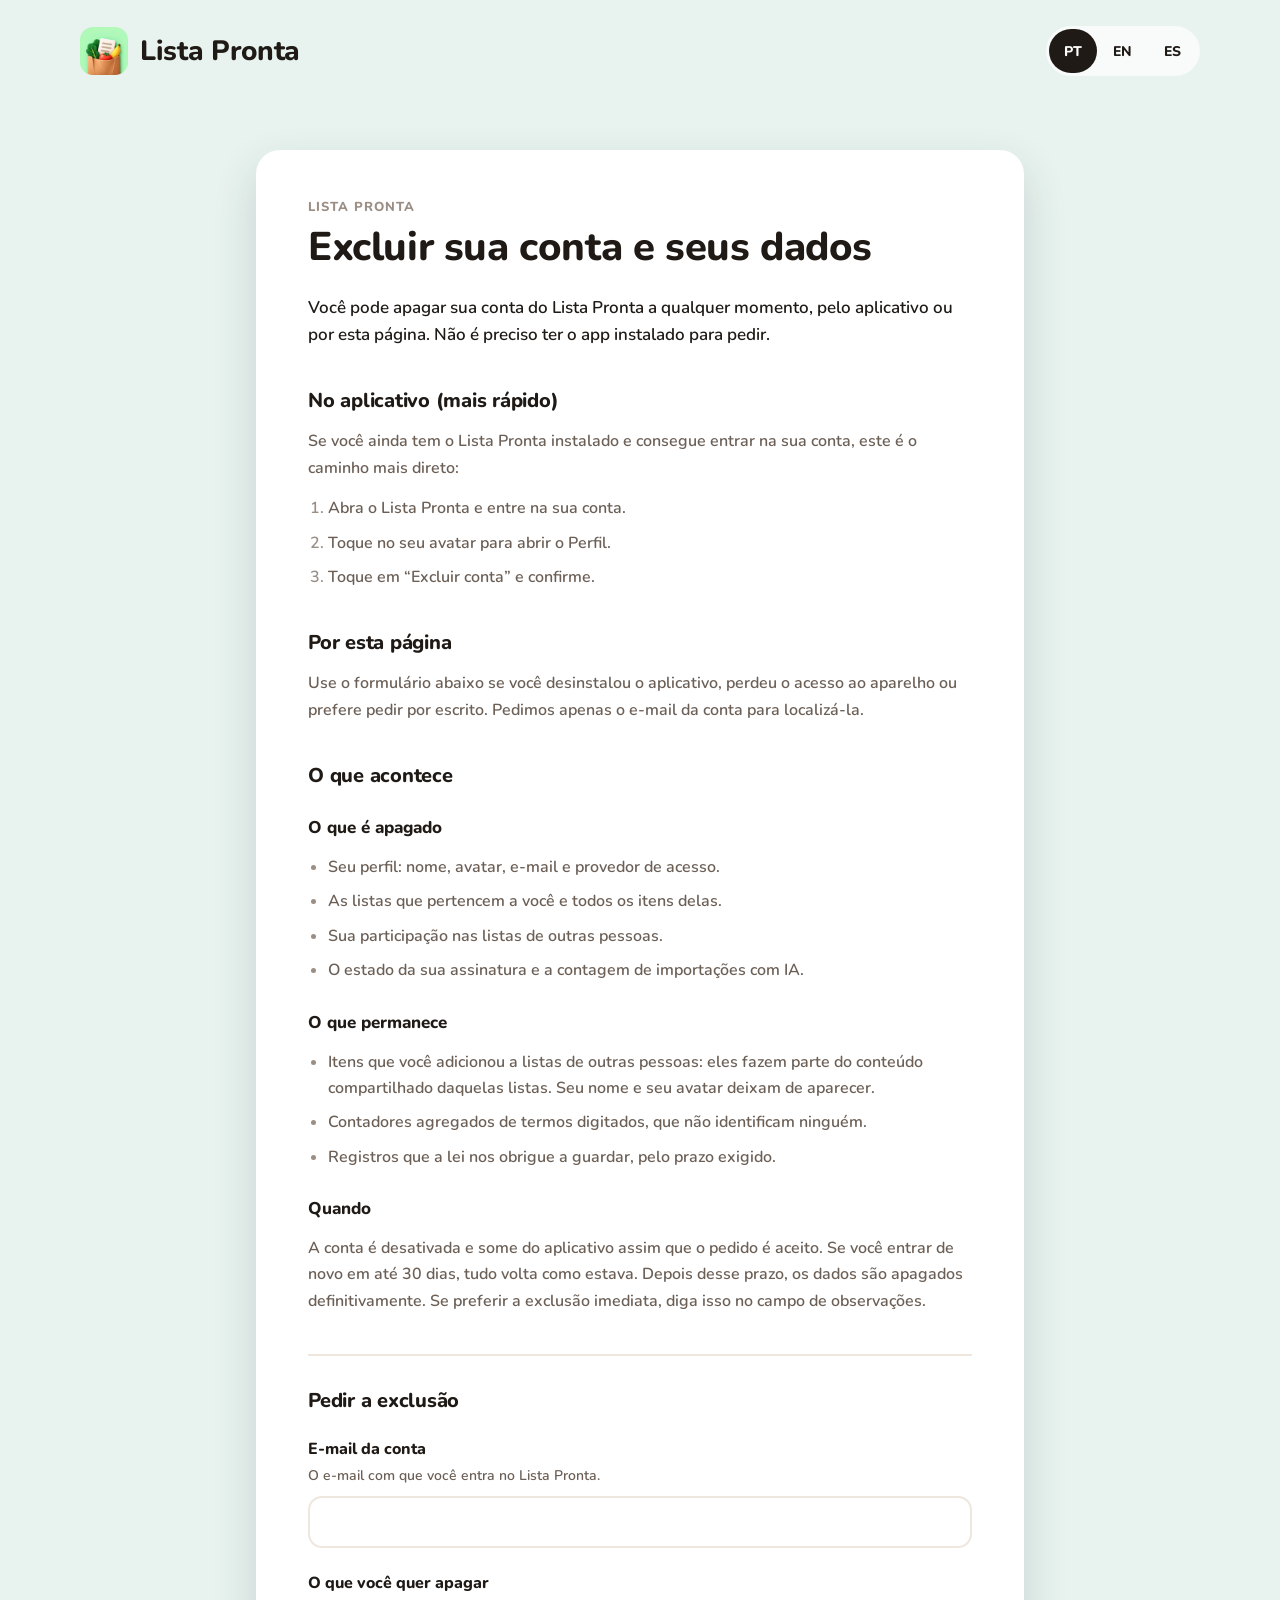
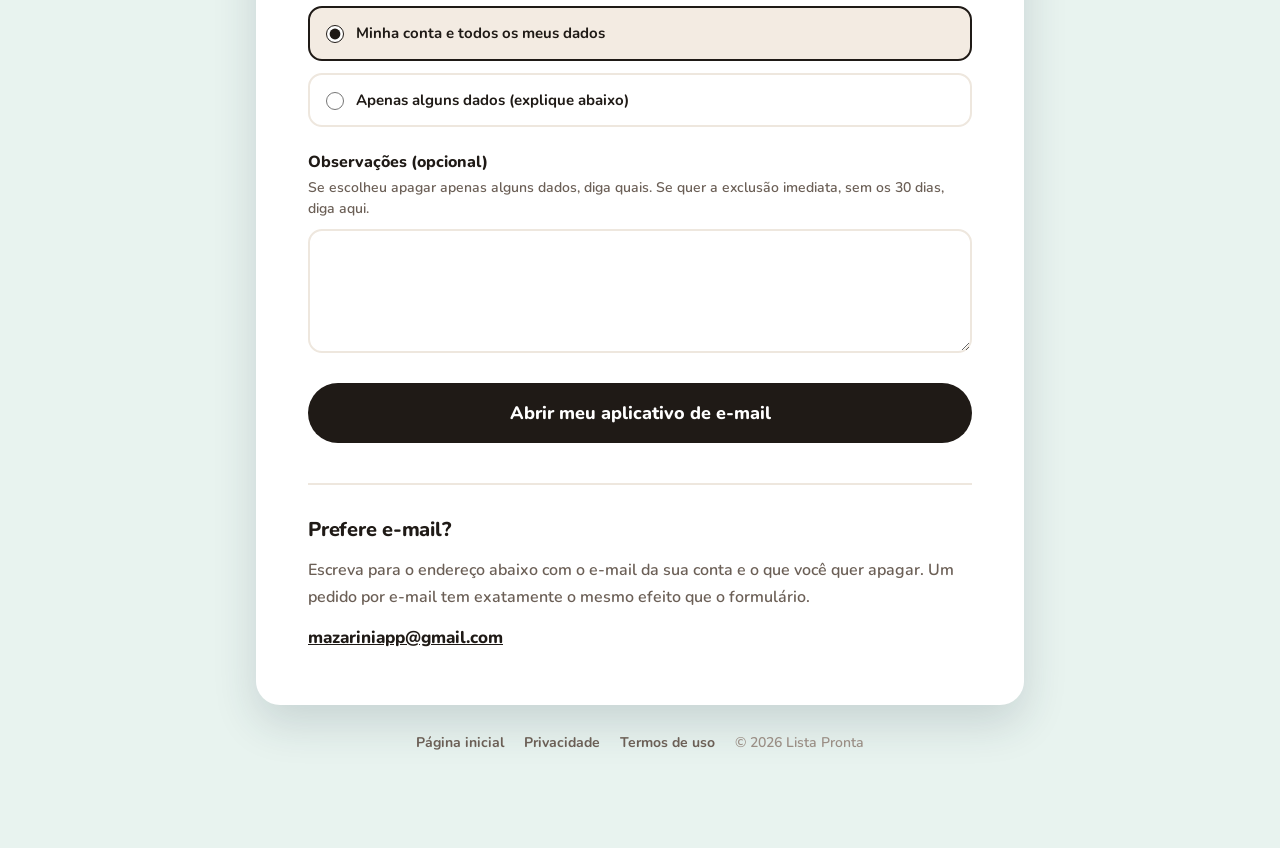
<file: delete-account/index.html>
<!doctype html>
<html lang="pt-BR">
<head>
<meta charset="utf-8">
<meta name="viewport" content="width=device-width, initial-scale=1">
<title>Excluir sua conta e seus dados — Lista Pronta</title>
<meta name="description" content="Peça a exclusão da sua conta do Lista Pronta e de todos os seus dados, pelo aplicativo ou por esta página.">
<meta name="theme-color" content="#E8F3EF">
<link rel="icon" href="/assets/appicon.webp" type="image/webp">
<link rel="apple-touch-icon" href="/assets/appicon.webp">
<link rel="canonical" href="https://listapronta.app/delete-account/">
<meta property="og:type" content="article">
<meta property="og:title" content="Excluir sua conta e seus dados — Lista Pronta">
<meta property="og:description" content="Peça a exclusão da sua conta do Lista Pronta e de todos os seus dados.">
<meta property="og:url" content="https://listapronta.app/delete-account/">
<meta property="og:image" content="https://listapronta.app/assets/appicon.webp">
<link rel="preconnect" href="https://fonts.googleapis.com">
<link rel="preconnect" href="https://fonts.gstatic.com" crossorigin>
<link rel="stylesheet" href="https://fonts.googleapis.com/css2?family=Nunito:wght@600;700;800&display=swap">
<link rel="stylesheet" href="/styles.css">
<link rel="stylesheet" href="/legal.css">
</head>
<body>

<header class="site-header">
  <div class="site-header__inner">
    <a class="brand" href="/">
      <img class="brand__mark" src="/assets/appicon.webp" alt="" width="48" height="48">
      <span class="brand__word">Lista Pronta</span>
    </a>
    <div class="langs" role="group" aria-label="Idioma" data-i18n-aria-label="lang_label" data-langs></div>
  </div>
</header>

<main class="section legal">
  <div class="legal__inner">
    <article class="legal__sheet">

      <p class="legal__kicker" data-i18n="kicker">Lista Pronta</p>
      <h1 class="legal__title" data-i18n="h1">Excluir sua conta e seus dados</h1>
      <p class="legal__lead" data-i18n="lead">Você pode apagar sua conta do Lista Pronta a qualquer momento, pelo aplicativo ou por esta página. Não é preciso ter o app instalado para pedir.</p>

      <div class="prose">

        <h2 data-i18n="inapp_h">No aplicativo (mais rápido)</h2>
        <p data-i18n="inapp_p">Se você ainda tem o Lista Pronta instalado e consegue entrar na sua conta, este é o caminho mais direto:</p>
        <ol data-i18n-list="inapp_steps">
          <li>Abra o Lista Pronta e entre na sua conta.</li>
          <li>Toque no seu avatar para abrir o Perfil.</li>
          <li>Toque em “Excluir conta” e confirme.</li>
        </ol>

        <h2 data-i18n="web_h">Por esta página</h2>
        <p data-i18n="web_p">Use o formulário abaixo se você desinstalou o aplicativo, perdeu o acesso ao aparelho ou prefere pedir por escrito. Pedimos apenas o e-mail da conta para localizá-la.</p>

        <h2 data-i18n="what_h">O que acontece</h2>

        <h3 data-i18n="deleted_h">O que é apagado</h3>
        <ul data-i18n-list="deleted">
          <li>Seu perfil: nome, avatar, e-mail e provedor de acesso.</li>
          <li>As listas que pertencem a você e todos os itens delas.</li>
          <li>Sua participação nas listas de outras pessoas.</li>
          <li>O estado da sua assinatura e a contagem de importações com IA.</li>
        </ul>

        <h3 data-i18n="kept_h">O que permanece</h3>
        <ul data-i18n-list="kept">
          <li>Itens que você adicionou a listas de outras pessoas: eles fazem parte do conteúdo compartilhado daquelas listas. Seu nome e seu avatar deixam de aparecer.</li>
          <li>Contadores agregados de termos digitados, que não identificam ninguém.</li>
          <li>Registros que a lei nos obrigue a guardar, pelo prazo exigido.</li>
        </ul>

        <h3 data-i18n="when_h">Quando</h3>
        <p data-i18n="when_p">A conta é desativada e some do aplicativo assim que o pedido é aceito. Se você entrar de novo em até 30 dias, tudo volta como estava. Depois desse prazo, os dados são apagados definitivamente. Se preferir a exclusão imediata, diga isso no campo de observações.</p>

      </div>

      <!-- ============================================================== the form -->
      <section class="req" aria-labelledby="req-title">
        <h2 class="req__title" id="req-title" data-i18n="form_h">Pedir a exclusão</h2>

        <form class="req__form" id="req-form" novalidate hidden>
          <div class="req-field">
            <label class="req-field__label" for="req-email" data-i18n="label_email">E-mail da conta</label>
            <p class="req-field__hint" id="req-email-hint" data-i18n="hint_email">O e-mail com que você entra no Lista Pronta.</p>
            <input class="req-field__input" id="req-email" name="email" type="email" inputmode="email"
                   autocomplete="email" maxlength="254" aria-describedby="req-email-hint"
                   required>
            <p class="req-field__error" id="req-email-error" hidden></p>
          </div>

          <fieldset class="req-field req-field--group">
            <legend class="req-field__label" data-i18n="label_scope">O que você quer apagar</legend>
            <label class="choice">
              <input type="radio" name="scope" value="account" checked>
              <span class="choice__text" data-i18n="scope_account">Minha conta e todos os meus dados</span>
            </label>
            <label class="choice">
              <input type="radio" name="scope" value="data">
              <span class="choice__text" data-i18n="scope_data">Apenas alguns dados (explique abaixo)</span>
            </label>
            <p class="req-field__error" id="req-scope-error" hidden></p>
          </fieldset>

          <div class="req-field">
            <label class="req-field__label" for="req-details" data-i18n="label_details">Observações (opcional)</label>
            <p class="req-field__hint" id="req-details-hint" data-i18n="hint_details">Se escolheu apagar apenas alguns dados, diga quais. Se quer a exclusão imediata, sem os 30 dias, diga aqui.</p>
            <textarea class="req-field__input req-field__input--area" id="req-details" name="details" rows="4"
                      maxlength="1000" aria-describedby="req-details-hint"></textarea>
            <p class="req-field__error" id="req-details-error" hidden></p>
          </div>

          <button class="btn btn--ink btn--full" id="req-submit" type="submit" data-i18n="submit">Enviar pedido</button>
        </form>

        <!-- Result states, all hidden until the form answers. -->
        <div class="req__state" id="req-state" role="status" aria-live="polite" hidden>
          <h3 class="req__state-title" id="req-state-title"></h3>
          <p class="req__state-body" id="req-state-body"></p>
          <p class="req__state-note" id="req-state-note" hidden></p>
          <button class="btn btn--outline btn--full" id="req-state-action" type="button" hidden></button>
        </div>
      </section>

      <!-- The e-mail route. Always visible, and the only route when JS or the backend is away. -->
      <section class="req-fallback" aria-labelledby="fallback-title">
        <h2 class="req__title" id="fallback-title" data-i18n="fallback_h">Prefere e-mail?</h2>
        <p class="req-fallback__body" data-i18n="fallback_p">Escreva para o endereço abaixo com o e-mail da sua conta e o que você quer apagar. Um pedido por e-mail tem exatamente o mesmo efeito que o formulário.</p>
        <p class="req-fallback__mail">
          <a href="mailto:mazariniapp@gmail.com?subject=Exclus%C3%A3o%20de%20conta%20%E2%80%94%20Lista%20Pronta">mazariniapp@gmail.com</a>
        </p>
      </section>

    </article>
  </div>

  <p class="legal-foot">
    <a href="/" data-i18n="foot_home">Página inicial</a>
    <a href="/privacy/" data-i18n="foot_privacy">Privacidade</a>
    <a href="/terms/" data-i18n="foot_terms">Termos de uso</a>
    <span class="legal-foot__legal">© 2026 Lista Pronta</span>
  </p>
</main>

<script type="module" src="request.js"></script>
</body>
</html>
</file>
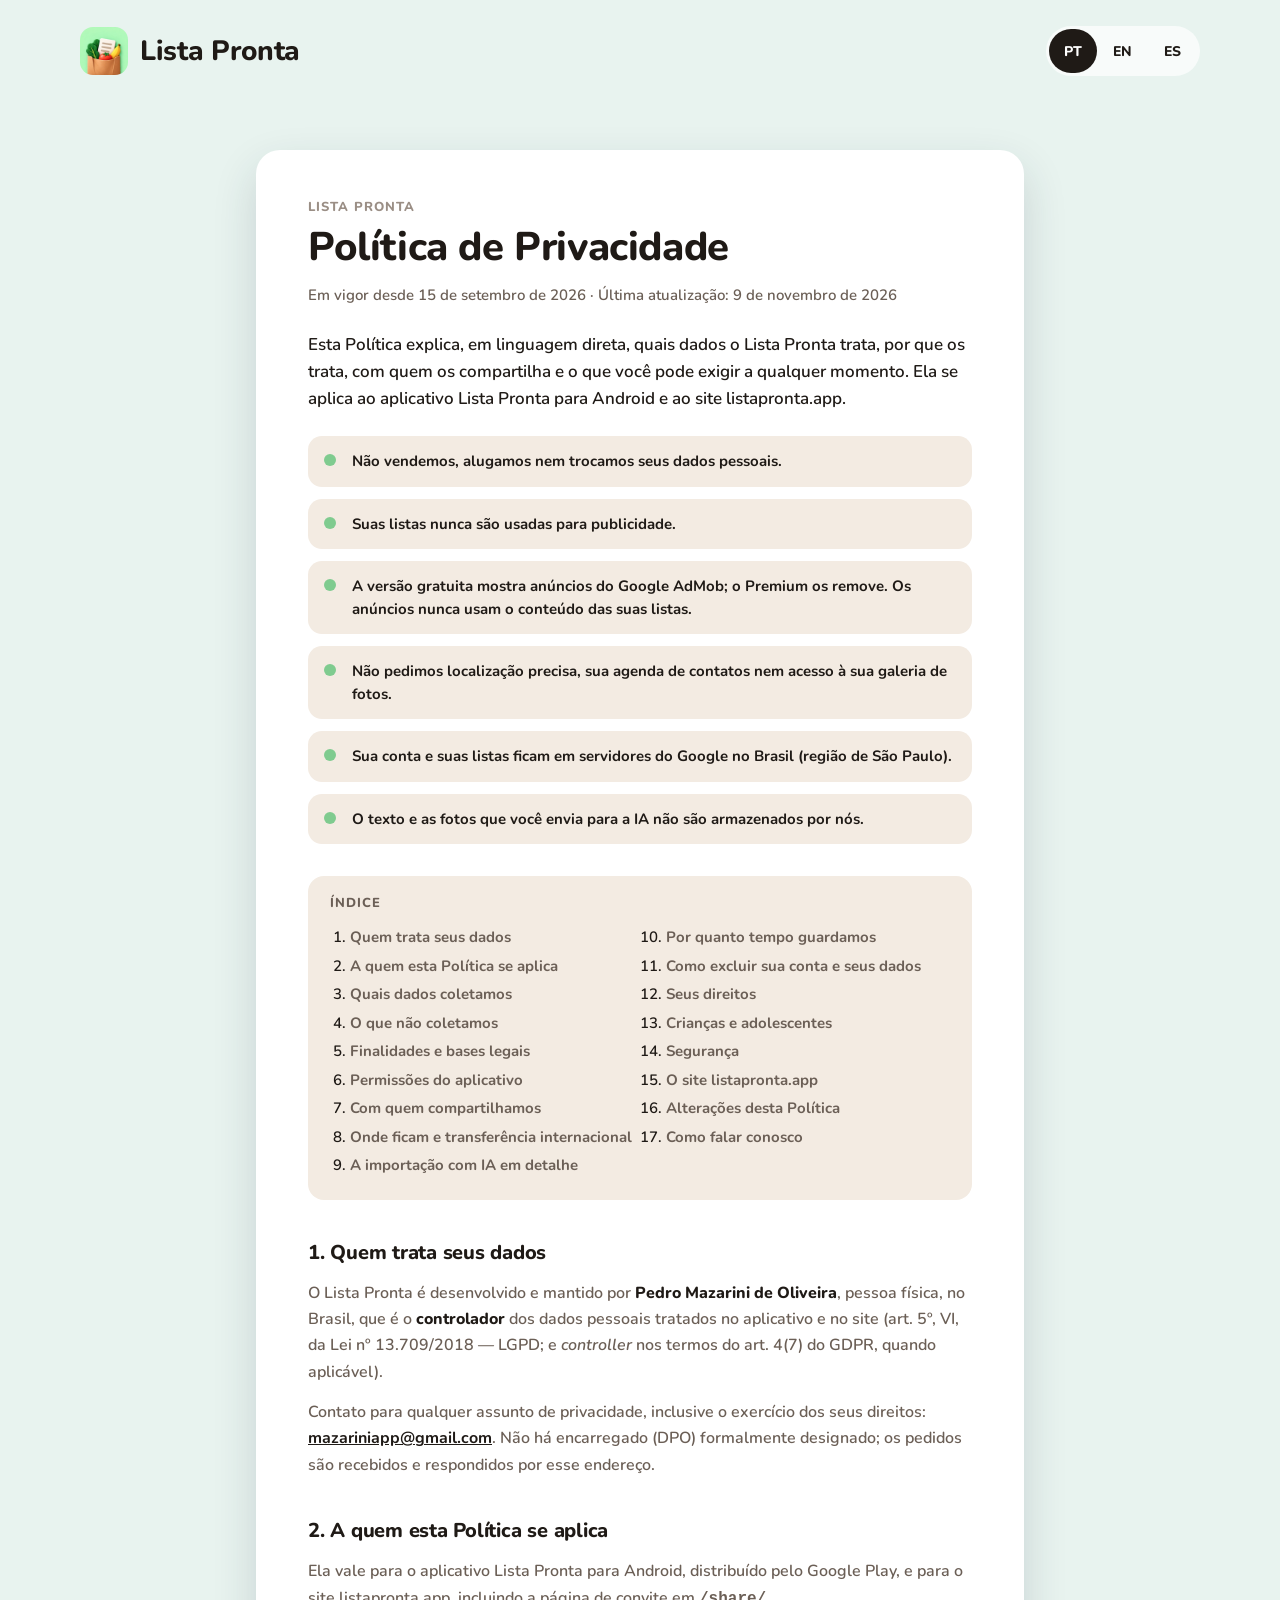
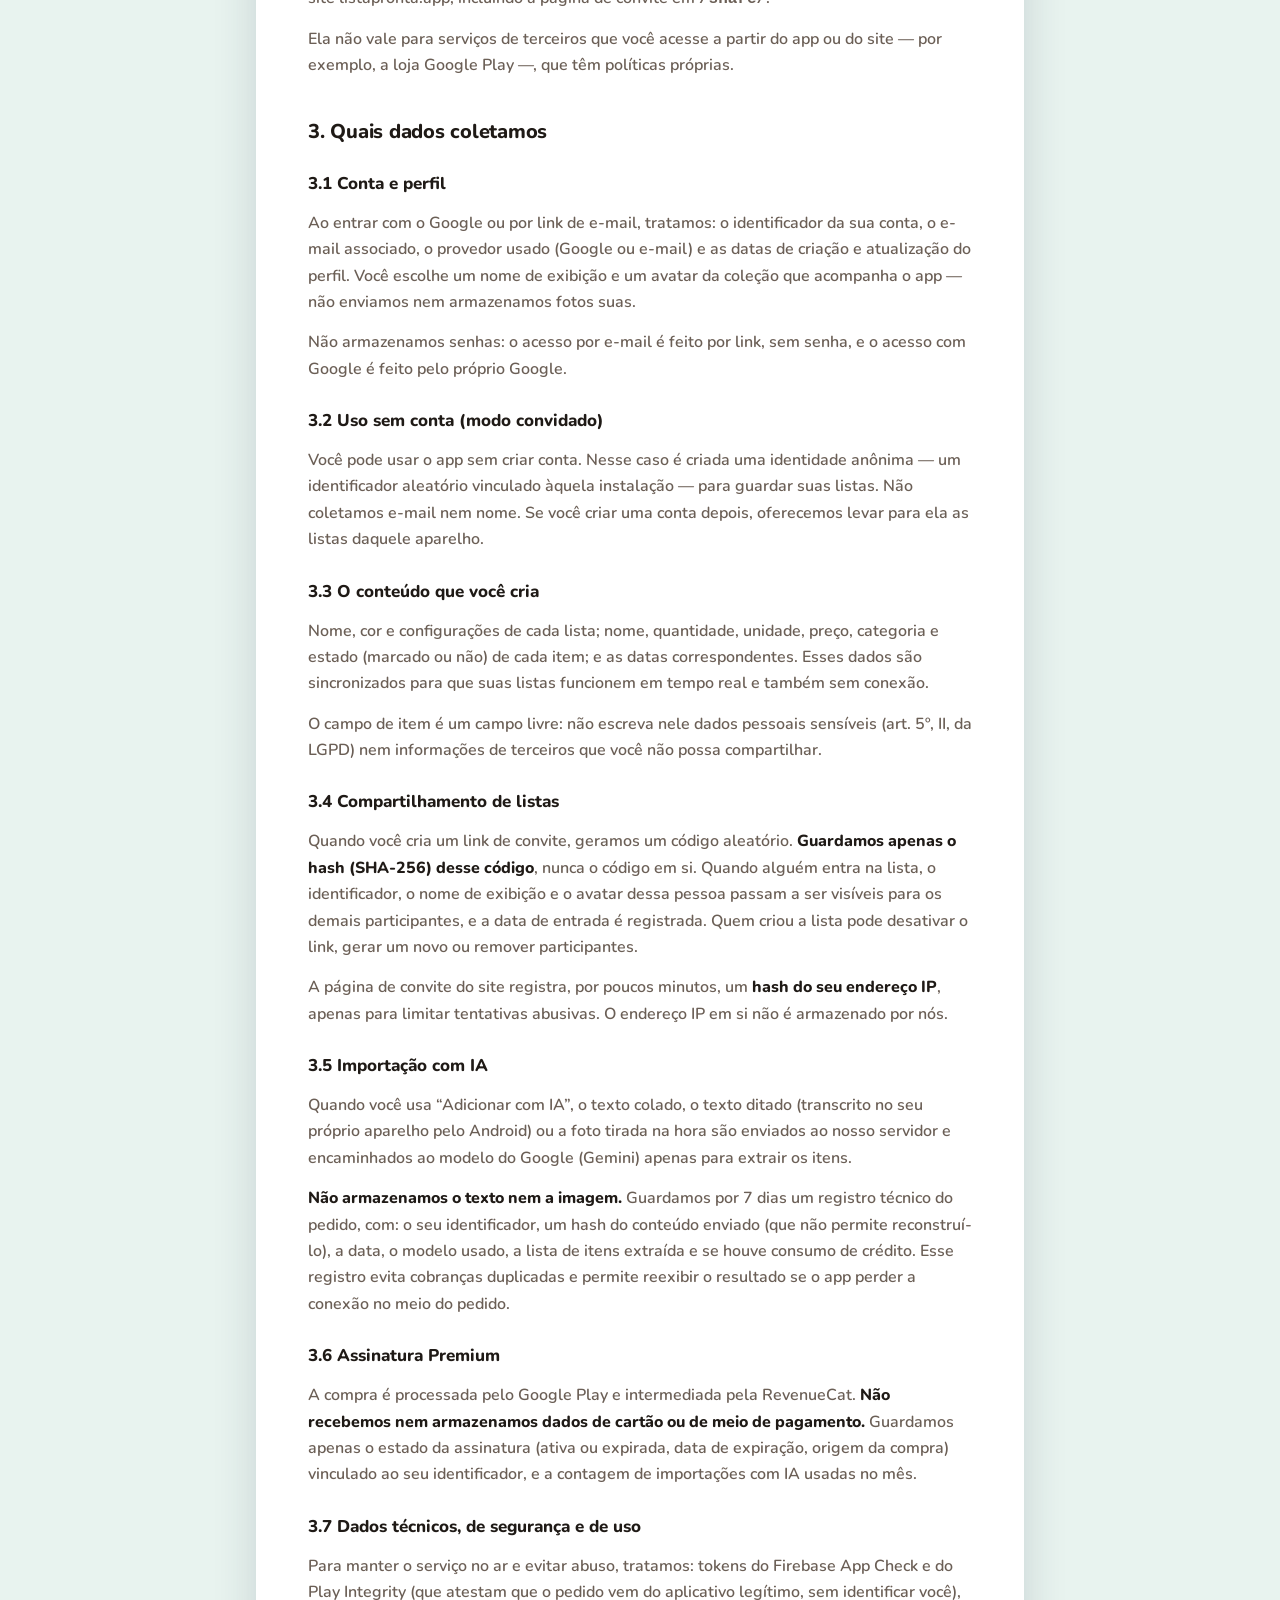
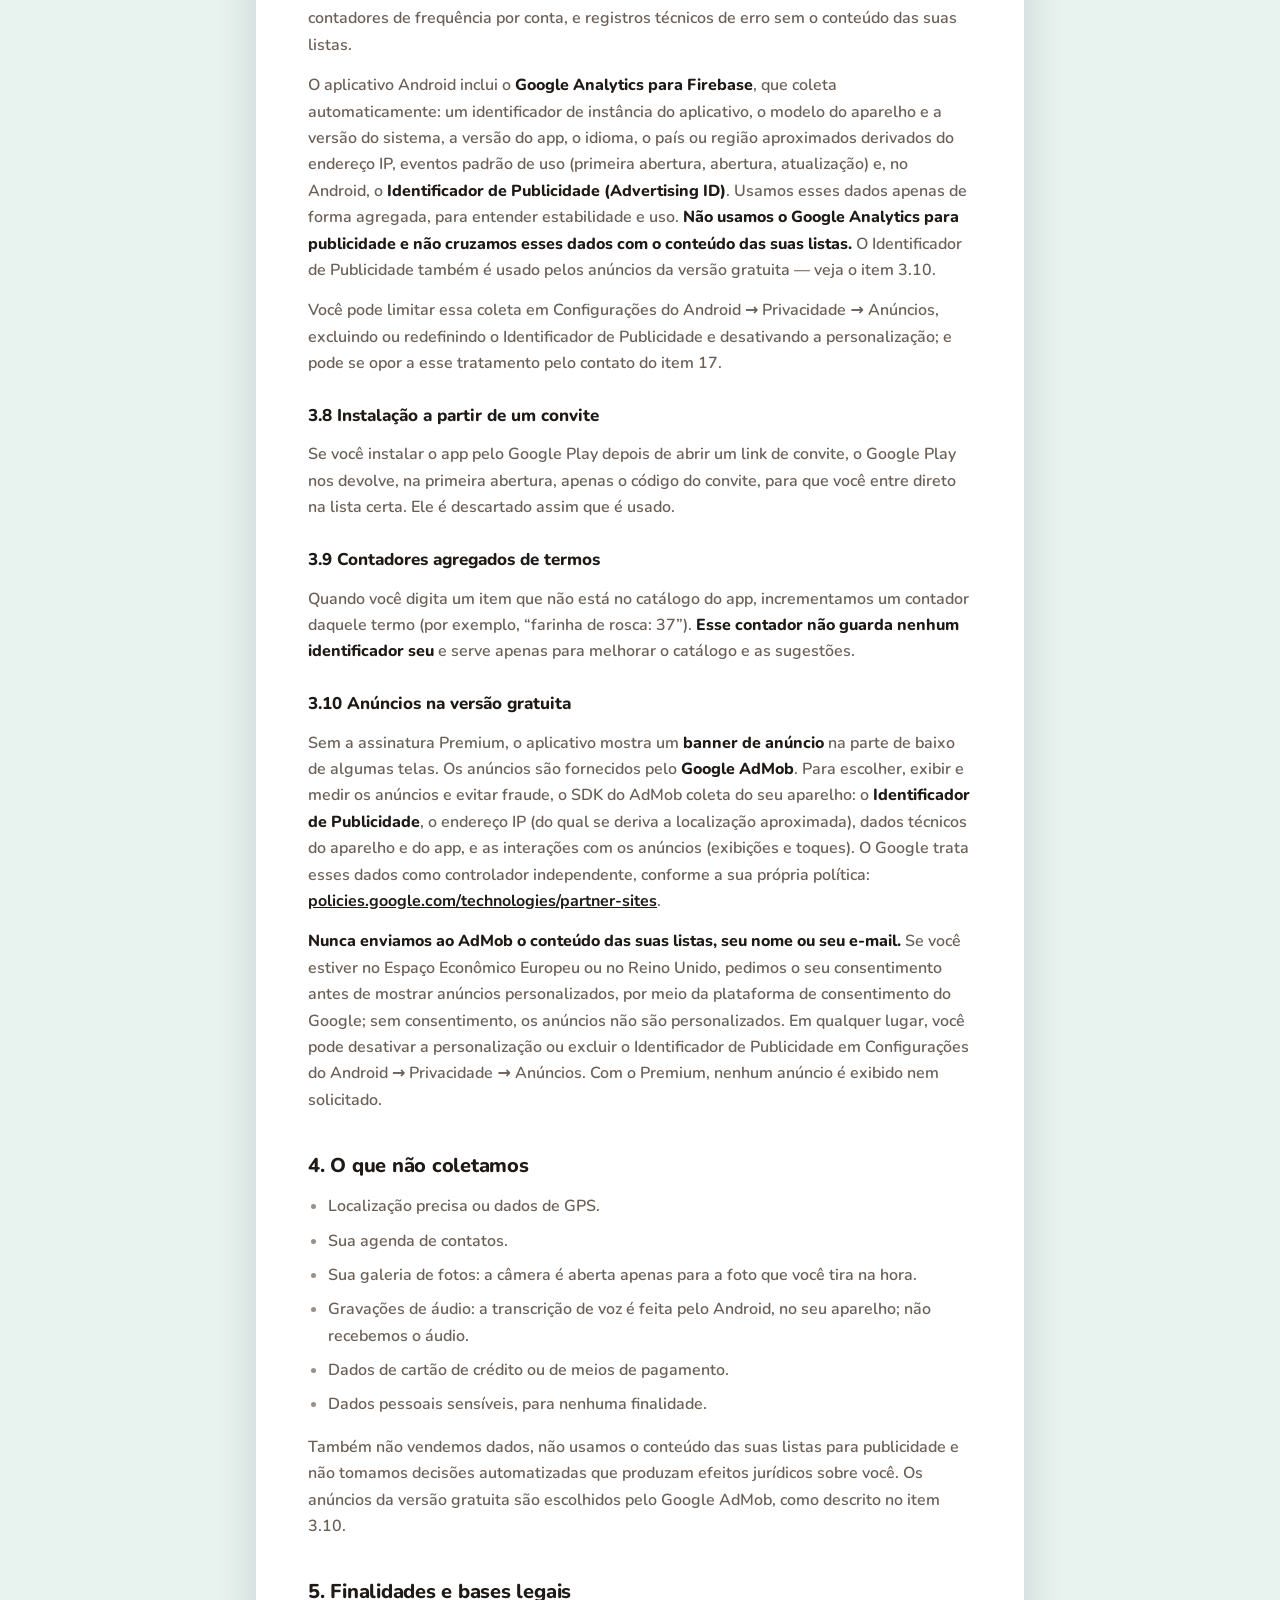
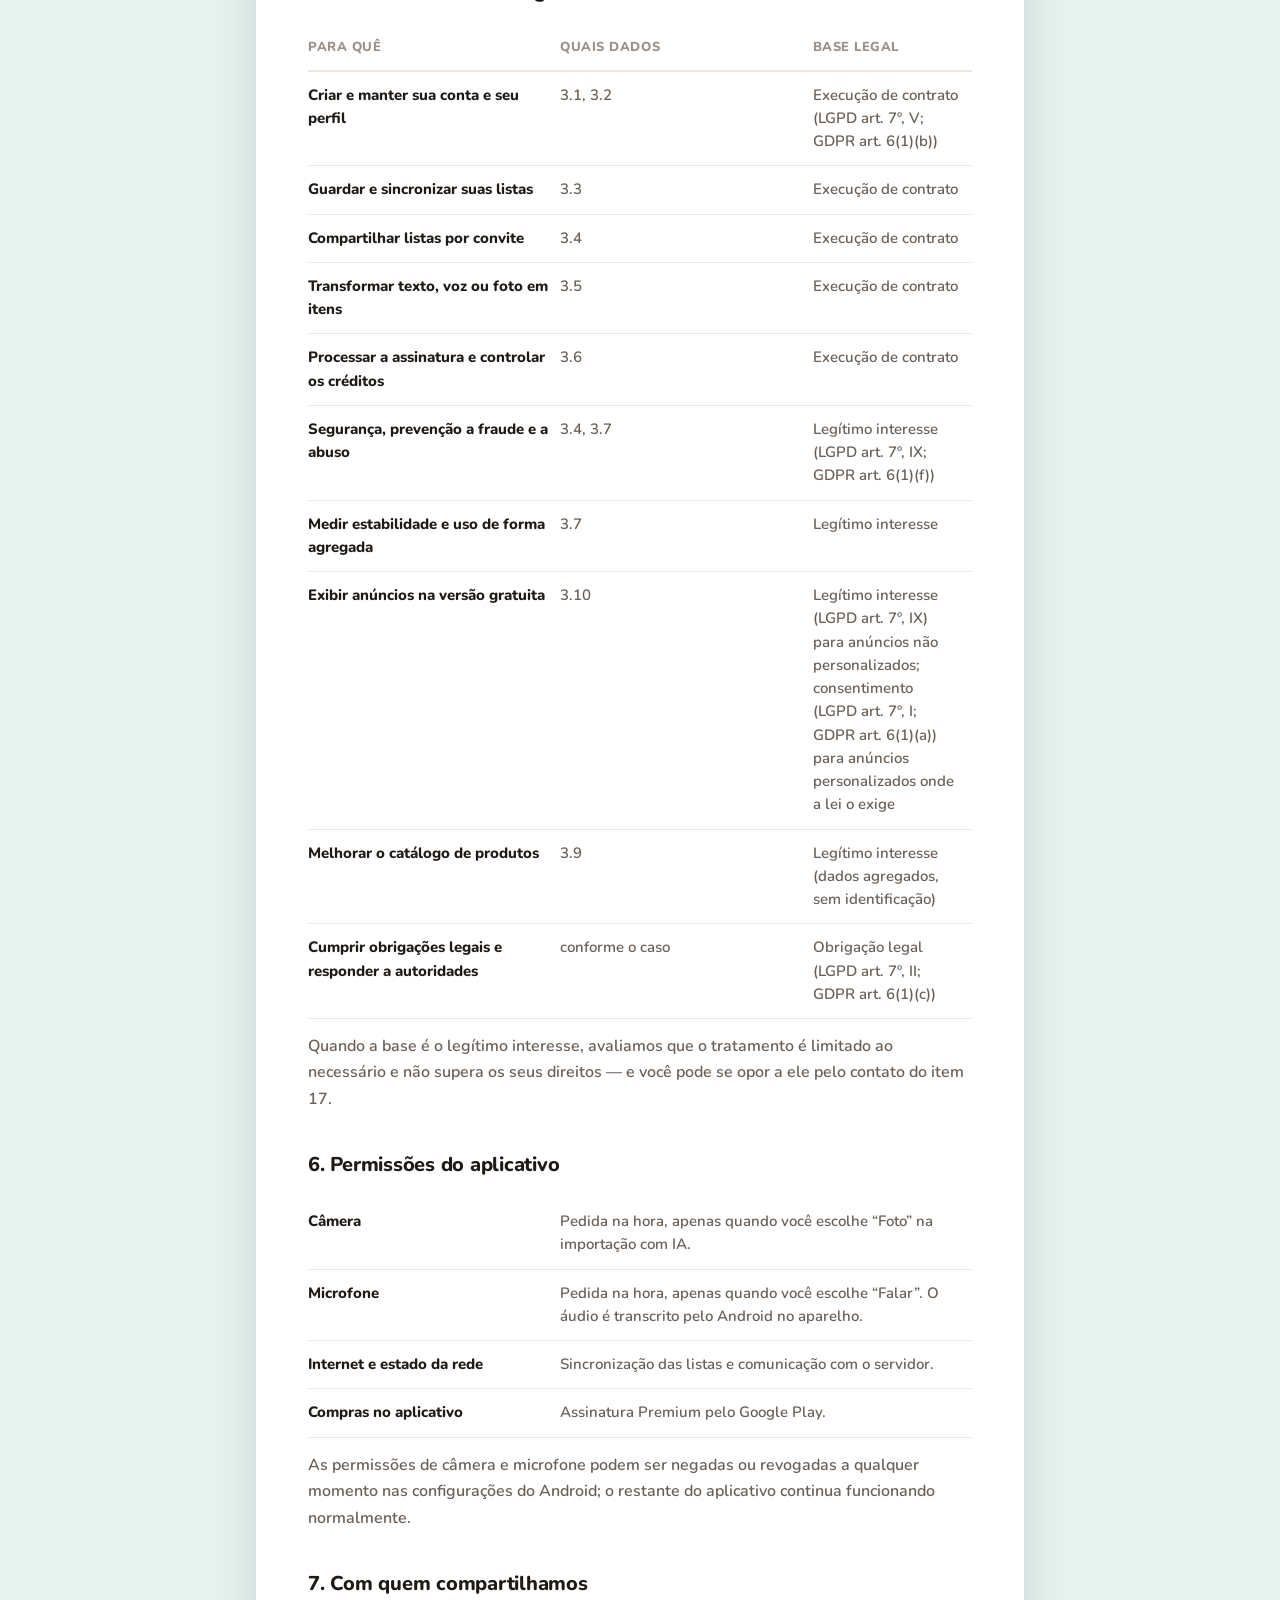
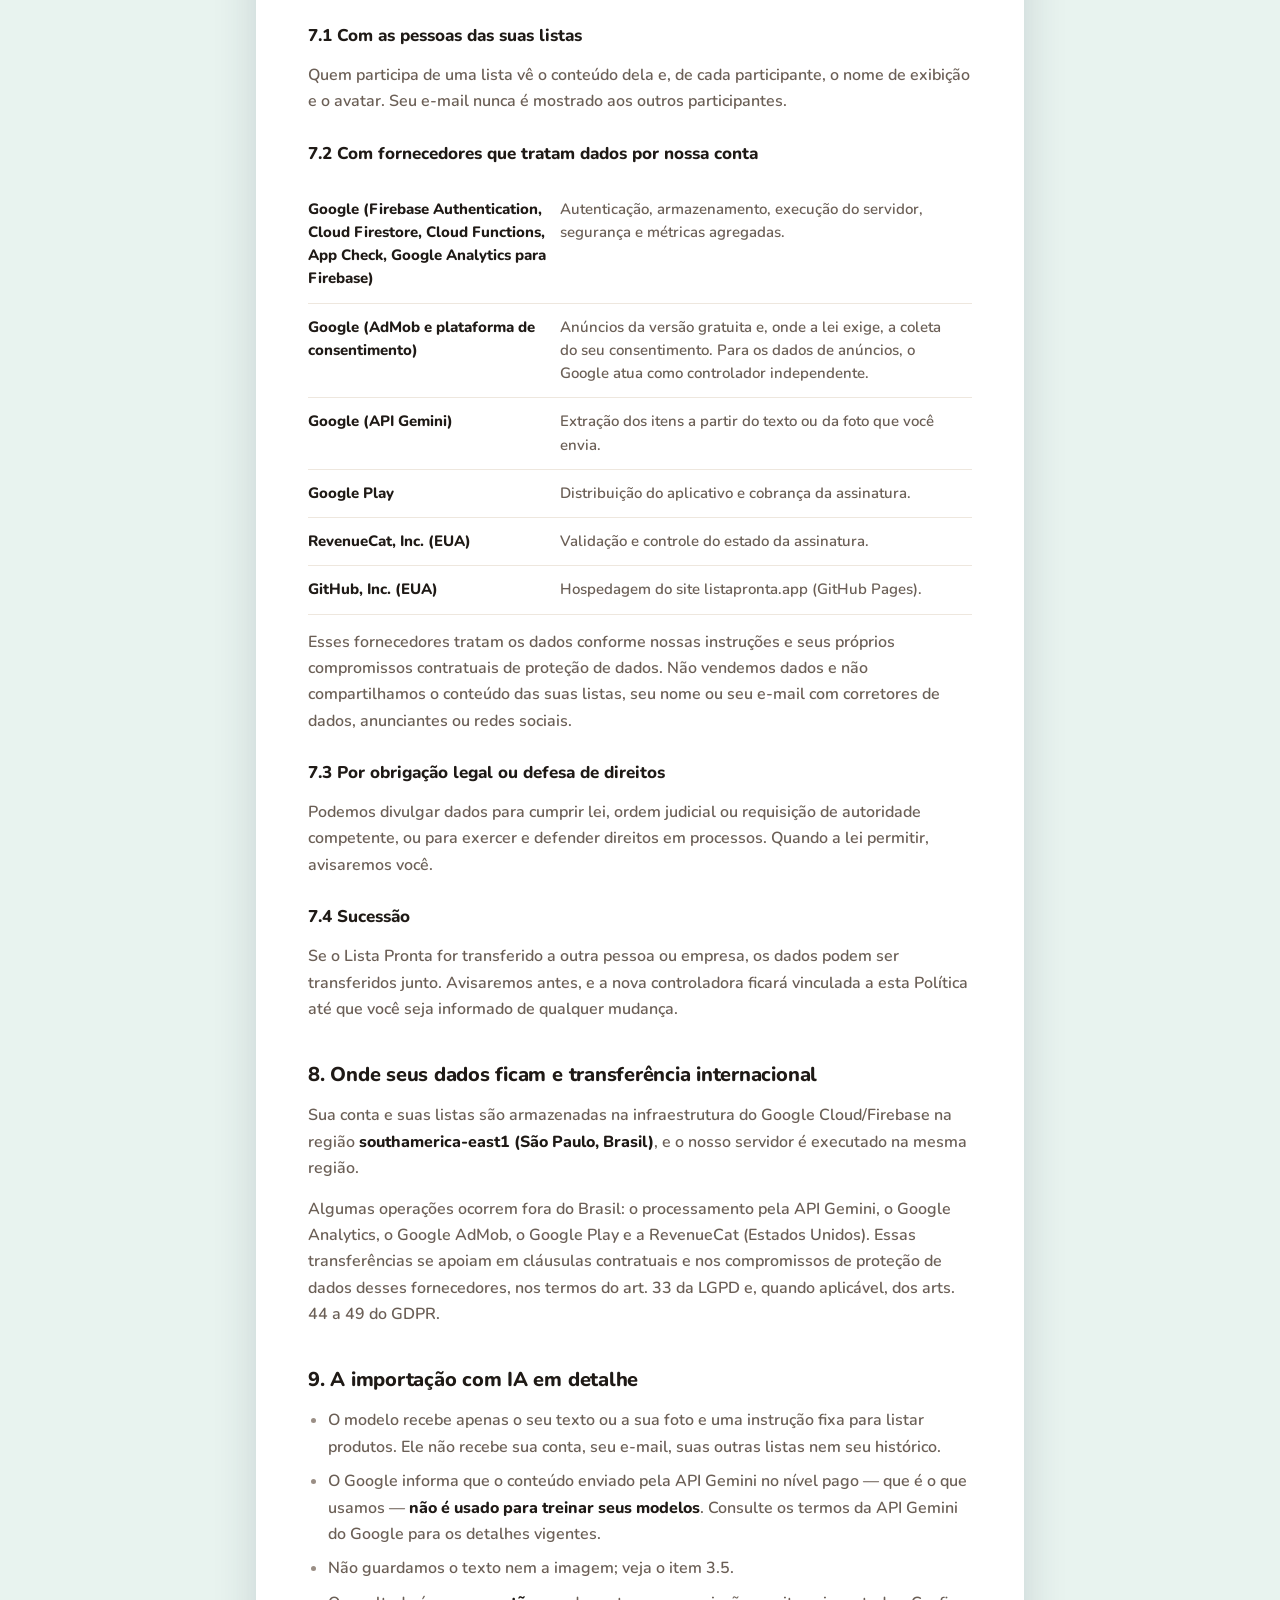
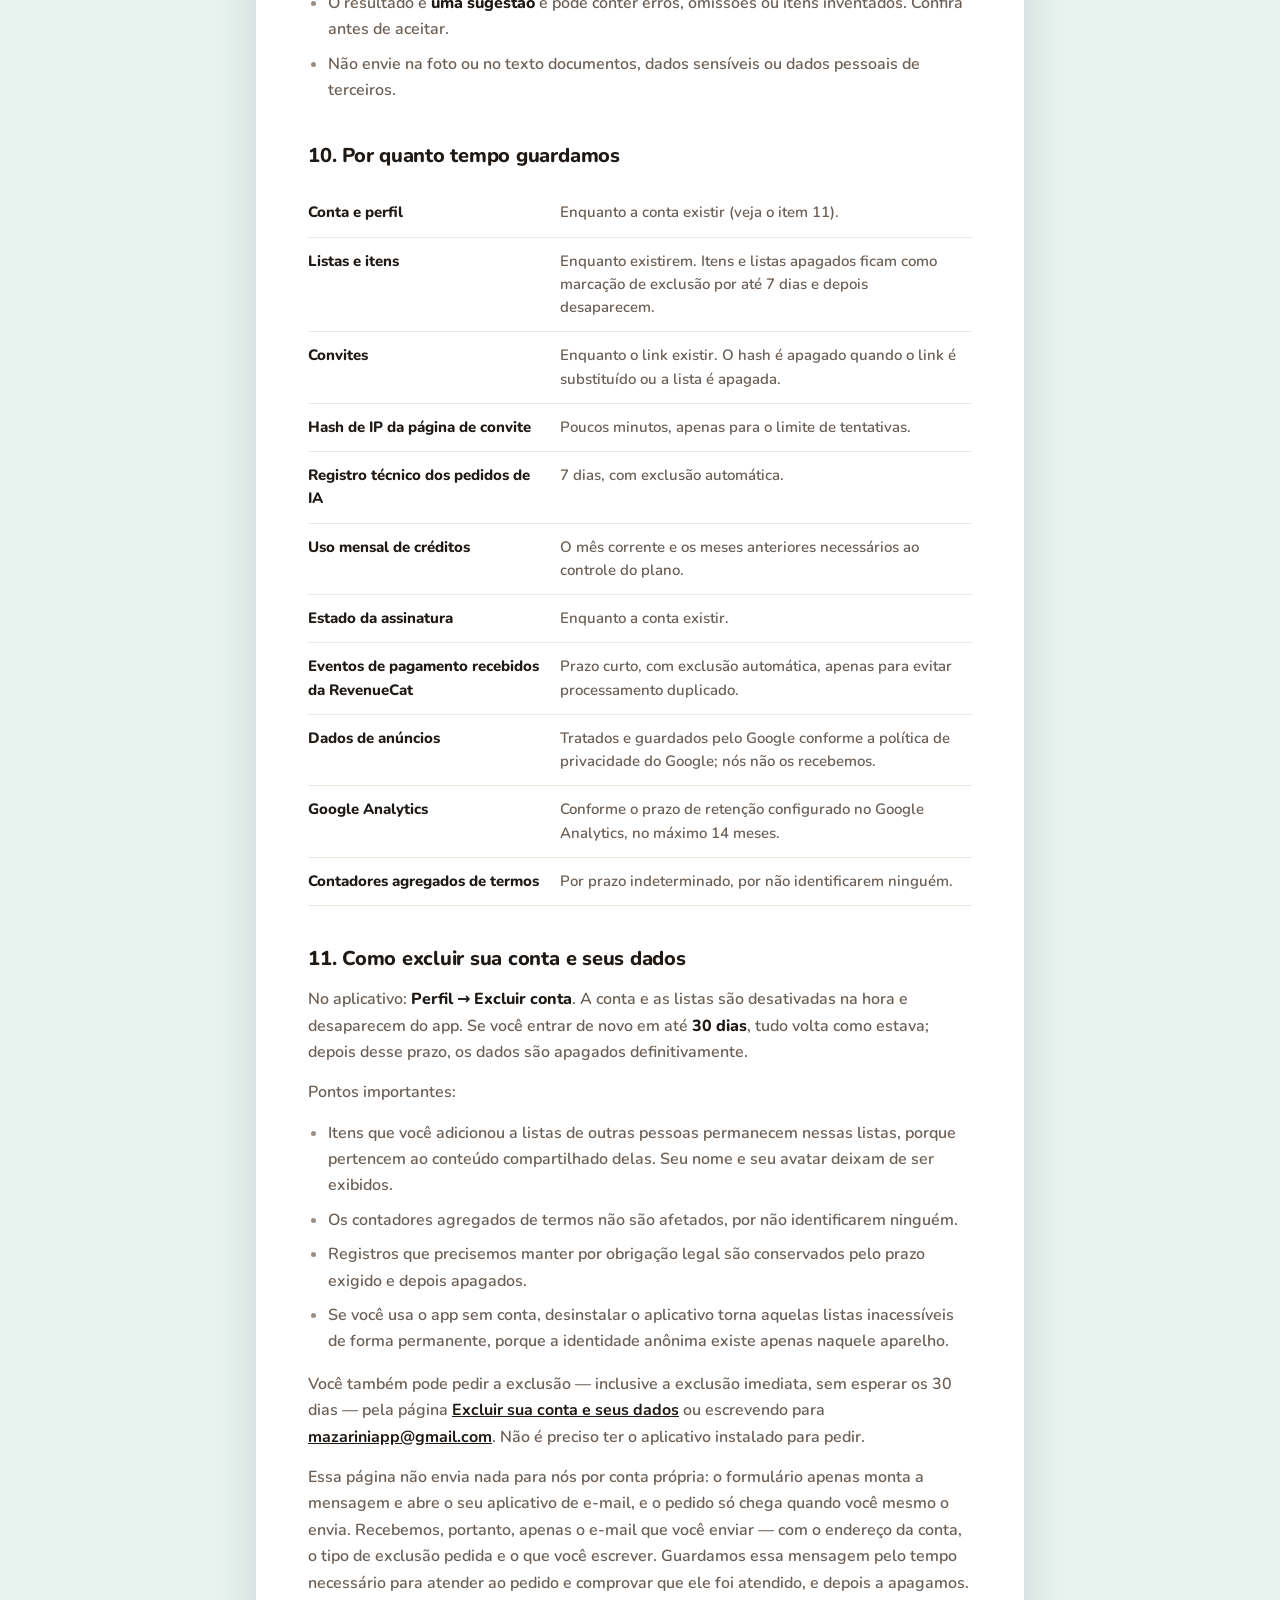
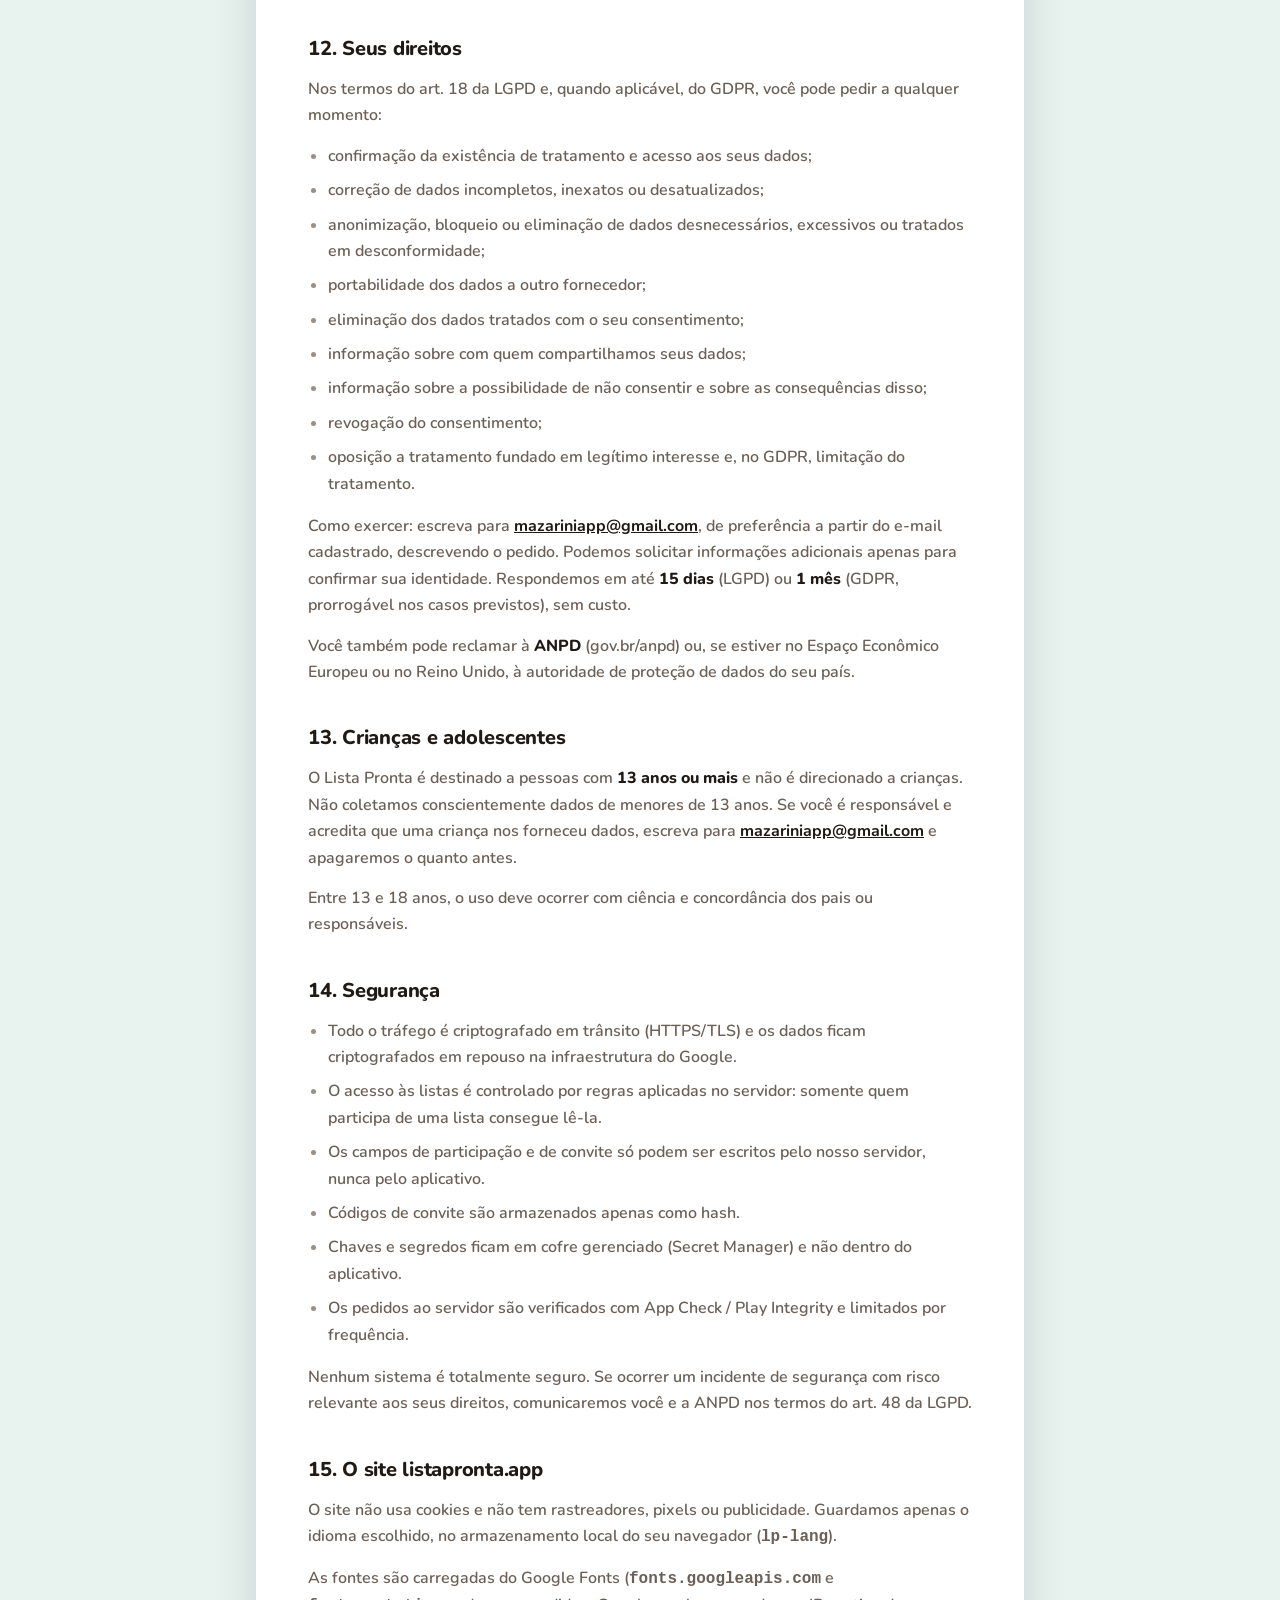
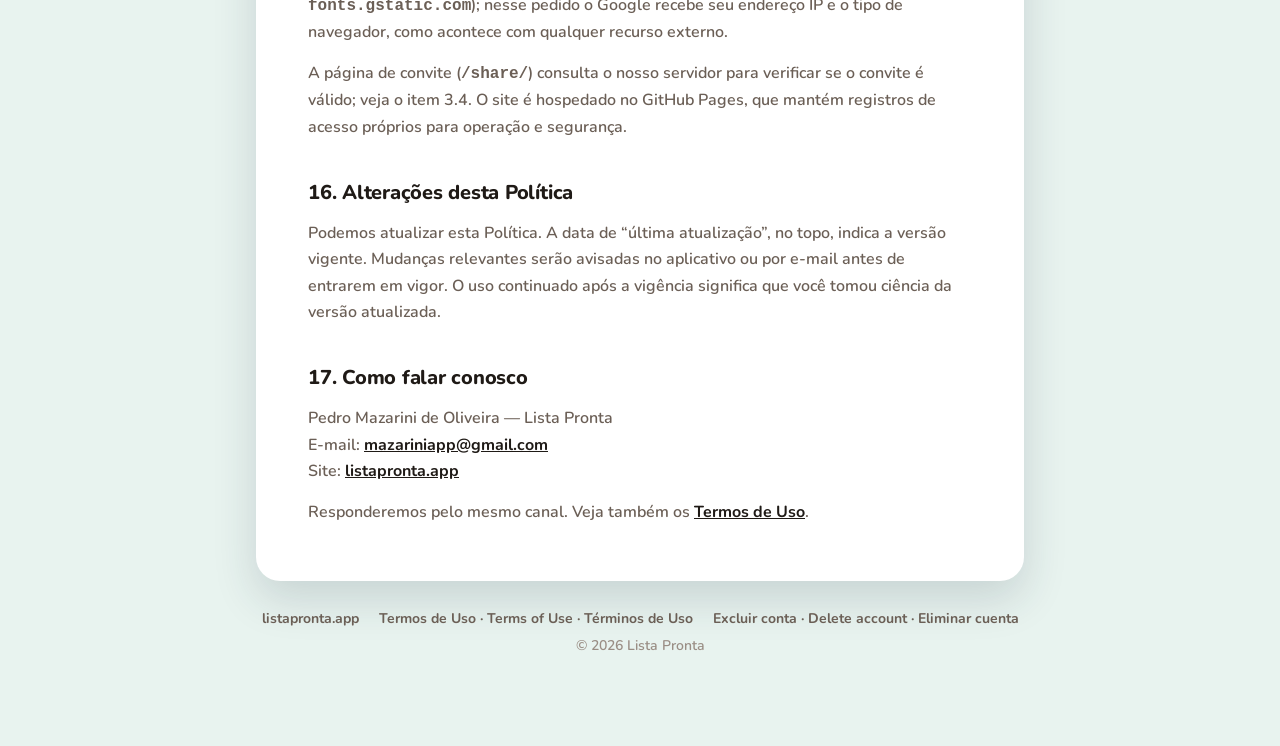
<file: privacy/index.html>
<!doctype html>
<html lang="pt-BR">
<head>
<meta charset="utf-8">
<meta name="viewport" content="width=device-width, initial-scale=1">
<title>Política de Privacidade — Lista Pronta</title>
<meta name="description" content="Como o Lista Pronta trata seus dados: o que coletamos, por quê, com quem compartilhamos e como exercer seus direitos.">
<meta name="theme-color" content="#E8F3EF">
<link rel="icon" href="/assets/appicon.webp" type="image/webp">
<link rel="apple-touch-icon" href="/assets/appicon.webp">
<link rel="canonical" href="https://listapronta.app/privacy/">
<meta property="og:type" content="article">
<meta property="og:title" content="Política de Privacidade — Lista Pronta">
<meta property="og:description" content="Como o Lista Pronta trata seus dados.">
<meta property="og:url" content="https://listapronta.app/privacy/">
<meta property="og:image" content="https://listapronta.app/assets/appicon.webp">
<link rel="preconnect" href="https://fonts.googleapis.com">
<link rel="preconnect" href="https://fonts.gstatic.com" crossorigin>
<link rel="stylesheet" href="https://fonts.googleapis.com/css2?family=Nunito:wght@600;700;800&display=swap">
<link rel="stylesheet" href="/styles.css">
<link rel="stylesheet" href="/legal.css">
</head>
<body>

<header class="site-header">
  <div class="site-header__inner">
    <a class="brand" href="/">
      <img class="brand__mark" src="/assets/appicon.webp" alt="" width="48" height="48">
      <span class="brand__word">Lista Pronta</span>
    </a>
    <div class="langs" role="group" aria-label="Idioma" data-langs></div>
  </div>
</header>

<main class="section legal">
  <div class="legal__inner">

    <!-- ===================================================================== português -->
    <article class="legal__sheet" data-lang-section="pt" data-title="Política de Privacidade — Lista Pronta">
      <p class="legal__kicker">Lista Pronta</p>
      <h1 class="legal__title">Política de Privacidade</h1>
      <p class="legal__meta">Em vigor desde 15 de setembro de 2026 · Última atualização: 9 de novembro de 2026</p>

      <p class="legal__lead">Esta Política explica, em linguagem direta, quais dados o Lista Pronta trata, por que os trata, com quem os compartilha e o que você pode exigir a qualquer momento. Ela se aplica ao aplicativo Lista Pronta para Android e ao site listapronta.app.</p>

      <ul class="legal-points">
        <li>Não vendemos, alugamos nem trocamos seus dados pessoais.</li>
        <li>Suas listas nunca são usadas para publicidade.</li>
        <li>A versão gratuita mostra anúncios do Google AdMob; o Premium os remove. Os anúncios nunca usam o conteúdo das suas listas.</li>
        <li>Não pedimos localização precisa, sua agenda de contatos nem acesso à sua galeria de fotos.</li>
        <li>Sua conta e suas listas ficam em servidores do Google no Brasil (região de São Paulo).</li>
        <li>O texto e as fotos que você envia para a IA não são armazenados por nós.</li>
      </ul>

      <nav class="legal__toc" aria-label="Índice">
        <h2>Índice</h2>
        <ol>
          <li><a href="#pt-1">Quem trata seus dados</a></li>
          <li><a href="#pt-2">A quem esta Política se aplica</a></li>
          <li><a href="#pt-3">Quais dados coletamos</a></li>
          <li><a href="#pt-4">O que não coletamos</a></li>
          <li><a href="#pt-5">Finalidades e bases legais</a></li>
          <li><a href="#pt-6">Permissões do aplicativo</a></li>
          <li><a href="#pt-7">Com quem compartilhamos</a></li>
          <li><a href="#pt-8">Onde ficam e transferência internacional</a></li>
          <li><a href="#pt-9">A importação com IA em detalhe</a></li>
          <li><a href="#pt-10">Por quanto tempo guardamos</a></li>
          <li><a href="#pt-11">Como excluir sua conta e seus dados</a></li>
          <li><a href="#pt-12">Seus direitos</a></li>
          <li><a href="#pt-13">Crianças e adolescentes</a></li>
          <li><a href="#pt-14">Segurança</a></li>
          <li><a href="#pt-15">O site listapronta.app</a></li>
          <li><a href="#pt-16">Alterações desta Política</a></li>
          <li><a href="#pt-17">Como falar conosco</a></li>
        </ol>
      </nav>

      <div class="prose">

        <h2 id="pt-1">1. Quem trata seus dados</h2>
        <p>O Lista Pronta é desenvolvido e mantido por <strong>Pedro Mazarini de Oliveira</strong>, pessoa física, no Brasil, que é o <strong>controlador</strong> dos dados pessoais tratados no aplicativo e no site (art. 5º, VI, da Lei nº 13.709/2018 — LGPD; e <em>controller</em> nos termos do art. 4(7) do GDPR, quando aplicável).</p>
        <p>Contato para qualquer assunto de privacidade, inclusive o exercício dos seus direitos: <strong><a href="mailto:mazariniapp@gmail.com">mazariniapp@gmail.com</a></strong>. Não há encarregado (DPO) formalmente designado; os pedidos são recebidos e respondidos por esse endereço.</p>

        <h2 id="pt-2">2. A quem esta Política se aplica</h2>
        <p>Ela vale para o aplicativo Lista Pronta para Android, distribuído pelo Google Play, e para o site listapronta.app, incluindo a página de convite em <code>/share/</code>.</p>
        <p>Ela não vale para serviços de terceiros que você acesse a partir do app ou do site — por exemplo, a loja Google Play —, que têm políticas próprias.</p>

        <h2 id="pt-3">3. Quais dados coletamos</h2>

        <h3>3.1 Conta e perfil</h3>
        <p>Ao entrar com o Google ou por link de e-mail, tratamos: o identificador da sua conta, o e-mail associado, o provedor usado (Google ou e-mail) e as datas de criação e atualização do perfil. Você escolhe um nome de exibição e um avatar da coleção que acompanha o app — não enviamos nem armazenamos fotos suas.</p>
        <p>Não armazenamos senhas: o acesso por e-mail é feito por link, sem senha, e o acesso com Google é feito pelo próprio Google.</p>

        <h3>3.2 Uso sem conta (modo convidado)</h3>
        <p>Você pode usar o app sem criar conta. Nesse caso é criada uma identidade anônima — um identificador aleatório vinculado àquela instalação — para guardar suas listas. Não coletamos e-mail nem nome. Se você criar uma conta depois, oferecemos levar para ela as listas daquele aparelho.</p>

        <h3>3.3 O conteúdo que você cria</h3>
        <p>Nome, cor e configurações de cada lista; nome, quantidade, unidade, preço, categoria e estado (marcado ou não) de cada item; e as datas correspondentes. Esses dados são sincronizados para que suas listas funcionem em tempo real e também sem conexão.</p>
        <p>O campo de item é um campo livre: não escreva nele dados pessoais sensíveis (art. 5º, II, da LGPD) nem informações de terceiros que você não possa compartilhar.</p>

        <h3>3.4 Compartilhamento de listas</h3>
        <p>Quando você cria um link de convite, geramos um código aleatório. <strong>Guardamos apenas o hash (SHA-256) desse código</strong>, nunca o código em si. Quando alguém entra na lista, o identificador, o nome de exibição e o avatar dessa pessoa passam a ser visíveis para os demais participantes, e a data de entrada é registrada. Quem criou a lista pode desativar o link, gerar um novo ou remover participantes.</p>
        <p>A página de convite do site registra, por poucos minutos, um <strong>hash do seu endereço IP</strong>, apenas para limitar tentativas abusivas. O endereço IP em si não é armazenado por nós.</p>

        <h3>3.5 Importação com IA</h3>
        <p>Quando você usa “Adicionar com IA”, o texto colado, o texto ditado (transcrito no seu próprio aparelho pelo Android) ou a foto tirada na hora são enviados ao nosso servidor e encaminhados ao modelo do Google (Gemini) apenas para extrair os itens.</p>
        <p><strong>Não armazenamos o texto nem a imagem.</strong> Guardamos por 7 dias um registro técnico do pedido, com: o seu identificador, um hash do conteúdo enviado (que não permite reconstruí-lo), a data, o modelo usado, a lista de itens extraída e se houve consumo de crédito. Esse registro evita cobranças duplicadas e permite reexibir o resultado se o app perder a conexão no meio do pedido.</p>

        <h3>3.6 Assinatura Premium</h3>
        <p>A compra é processada pelo Google Play e intermediada pela RevenueCat. <strong>Não recebemos nem armazenamos dados de cartão ou de meio de pagamento.</strong> Guardamos apenas o estado da assinatura (ativa ou expirada, data de expiração, origem da compra) vinculado ao seu identificador, e a contagem de importações com IA usadas no mês.</p>

        <h3>3.7 Dados técnicos, de segurança e de uso</h3>
        <p>Para manter o serviço no ar e evitar abuso, tratamos: tokens do Firebase App Check e do Play Integrity (que atestam que o pedido vem do aplicativo legítimo, sem identificar você), contadores de frequência por conta, e registros técnicos de erro sem o conteúdo das suas listas.</p>
        <p>O aplicativo Android inclui o <strong>Google Analytics para Firebase</strong>, que coleta automaticamente: um identificador de instância do aplicativo, o modelo do aparelho e a versão do sistema, a versão do app, o idioma, o país ou região aproximados derivados do endereço IP, eventos padrão de uso (primeira abertura, abertura, atualização) e, no Android, o <strong>Identificador de Publicidade (Advertising ID)</strong>. Usamos esses dados apenas de forma agregada, para entender estabilidade e uso. <strong>Não usamos o Google Analytics para publicidade e não cruzamos esses dados com o conteúdo das suas listas.</strong> O Identificador de Publicidade também é usado pelos anúncios da versão gratuita — veja o item 3.10.</p>
        <p>Você pode limitar essa coleta em Configurações do Android → Privacidade → Anúncios, excluindo ou redefinindo o Identificador de Publicidade e desativando a personalização; e pode se opor a esse tratamento pelo contato do item 17.</p>

        <h3>3.8 Instalação a partir de um convite</h3>
        <p>Se você instalar o app pelo Google Play depois de abrir um link de convite, o Google Play nos devolve, na primeira abertura, apenas o código do convite, para que você entre direto na lista certa. Ele é descartado assim que é usado.</p>

        <h3>3.9 Contadores agregados de termos</h3>
        <p>Quando você digita um item que não está no catálogo do app, incrementamos um contador daquele termo (por exemplo, “farinha de rosca: 37”). <strong>Esse contador não guarda nenhum identificador seu</strong> e serve apenas para melhorar o catálogo e as sugestões.</p>

        <h3>3.10 Anúncios na versão gratuita</h3>
        <p>Sem a assinatura Premium, o aplicativo mostra um <strong>banner de anúncio</strong> na parte de baixo de algumas telas. Os anúncios são fornecidos pelo <strong>Google AdMob</strong>. Para escolher, exibir e medir os anúncios e evitar fraude, o SDK do AdMob coleta do seu aparelho: o <strong>Identificador de Publicidade</strong>, o endereço IP (do qual se deriva a localização aproximada), dados técnicos do aparelho e do app, e as interações com os anúncios (exibições e toques). O Google trata esses dados como controlador independente, conforme a sua própria política: <a href="https://policies.google.com/technologies/partner-sites" rel="noopener">policies.google.com/technologies/partner-sites</a>.</p>
        <p><strong>Nunca enviamos ao AdMob o conteúdo das suas listas, seu nome ou seu e-mail.</strong> Se você estiver no Espaço Econômico Europeu ou no Reino Unido, pedimos o seu consentimento antes de mostrar anúncios personalizados, por meio da plataforma de consentimento do Google; sem consentimento, os anúncios não são personalizados. Em qualquer lugar, você pode desativar a personalização ou excluir o Identificador de Publicidade em Configurações do Android → Privacidade → Anúncios. Com o Premium, nenhum anúncio é exibido nem solicitado.</p>

        <h2 id="pt-4">4. O que não coletamos</h2>
        <ul>
          <li>Localização precisa ou dados de GPS.</li>
          <li>Sua agenda de contatos.</li>
          <li>Sua galeria de fotos: a câmera é aberta apenas para a foto que você tira na hora.</li>
          <li>Gravações de áudio: a transcrição de voz é feita pelo Android, no seu aparelho; não recebemos o áudio.</li>
          <li>Dados de cartão de crédito ou de meios de pagamento.</li>
          <li>Dados pessoais sensíveis, para nenhuma finalidade.</li>
        </ul>
        <p>Também não vendemos dados, não usamos o conteúdo das suas listas para publicidade e não tomamos decisões automatizadas que produzam efeitos jurídicos sobre você. Os anúncios da versão gratuita são escolhidos pelo Google AdMob, como descrito no item 3.10.</p>

        <h2 id="pt-5">5. Finalidades e bases legais</h2>
        <div class="legal-table__scroll">
          <table class="legal-table">
            <thead><tr><th scope="col">Para quê</th><th scope="col">Quais dados</th><th scope="col">Base legal</th></tr></thead>
            <tbody>
              <tr><th scope="row">Criar e manter sua conta e seu perfil</th><td>3.1, 3.2</td><td>Execução de contrato (LGPD art. 7º, V; GDPR art. 6(1)(b))</td></tr>
              <tr><th scope="row">Guardar e sincronizar suas listas</th><td>3.3</td><td>Execução de contrato</td></tr>
              <tr><th scope="row">Compartilhar listas por convite</th><td>3.4</td><td>Execução de contrato</td></tr>
              <tr><th scope="row">Transformar texto, voz ou foto em itens</th><td>3.5</td><td>Execução de contrato</td></tr>
              <tr><th scope="row">Processar a assinatura e controlar os créditos</th><td>3.6</td><td>Execução de contrato</td></tr>
              <tr><th scope="row">Segurança, prevenção a fraude e a abuso</th><td>3.4, 3.7</td><td>Legítimo interesse (LGPD art. 7º, IX; GDPR art. 6(1)(f))</td></tr>
              <tr><th scope="row">Medir estabilidade e uso de forma agregada</th><td>3.7</td><td>Legítimo interesse</td></tr>
              <tr><th scope="row">Exibir anúncios na versão gratuita</th><td>3.10</td><td>Legítimo interesse (LGPD art. 7º, IX) para anúncios não personalizados; consentimento (LGPD art. 7º, I; GDPR art. 6(1)(a)) para anúncios personalizados onde a lei o exige</td></tr>
              <tr><th scope="row">Melhorar o catálogo de produtos</th><td>3.9</td><td>Legítimo interesse (dados agregados, sem identificação)</td></tr>
              <tr><th scope="row">Cumprir obrigações legais e responder a autoridades</th><td>conforme o caso</td><td>Obrigação legal (LGPD art. 7º, II; GDPR art. 6(1)(c))</td></tr>
            </tbody>
          </table>
        </div>
        <p>Quando a base é o legítimo interesse, avaliamos que o tratamento é limitado ao necessário e não supera os seus direitos — e você pode se opor a ele pelo contato do item 17.</p>

        <h2 id="pt-6">6. Permissões do aplicativo</h2>
        <div class="legal-table__scroll">
          <table class="legal-table">
            <tbody>
              <tr><th scope="row">Câmera</th><td>Pedida na hora, apenas quando você escolhe “Foto” na importação com IA.</td></tr>
              <tr><th scope="row">Microfone</th><td>Pedida na hora, apenas quando você escolhe “Falar”. O áudio é transcrito pelo Android no aparelho.</td></tr>
              <tr><th scope="row">Internet e estado da rede</th><td>Sincronização das listas e comunicação com o servidor.</td></tr>
              <tr><th scope="row">Compras no aplicativo</th><td>Assinatura Premium pelo Google Play.</td></tr>
            </tbody>
          </table>
        </div>
        <p>As permissões de câmera e microfone podem ser negadas ou revogadas a qualquer momento nas configurações do Android; o restante do aplicativo continua funcionando normalmente.</p>

        <h2 id="pt-7">7. Com quem compartilhamos</h2>

        <h3>7.1 Com as pessoas das suas listas</h3>
        <p>Quem participa de uma lista vê o conteúdo dela e, de cada participante, o nome de exibição e o avatar. Seu e-mail nunca é mostrado aos outros participantes.</p>

        <h3>7.2 Com fornecedores que tratam dados por nossa conta</h3>
        <div class="legal-table__scroll">
          <table class="legal-table">
            <tbody>
              <tr><th scope="row">Google (Firebase Authentication, Cloud Firestore, Cloud Functions, App Check, Google Analytics para Firebase)</th><td>Autenticação, armazenamento, execução do servidor, segurança e métricas agregadas.</td></tr>
              <tr><th scope="row">Google (AdMob e plataforma de consentimento)</th><td>Anúncios da versão gratuita e, onde a lei exige, a coleta do seu consentimento. Para os dados de anúncios, o Google atua como controlador independente.</td></tr>
              <tr><th scope="row">Google (API Gemini)</th><td>Extração dos itens a partir do texto ou da foto que você envia.</td></tr>
              <tr><th scope="row">Google Play</th><td>Distribuição do aplicativo e cobrança da assinatura.</td></tr>
              <tr><th scope="row">RevenueCat, Inc. (EUA)</th><td>Validação e controle do estado da assinatura.</td></tr>
              <tr><th scope="row">GitHub, Inc. (EUA)</th><td>Hospedagem do site listapronta.app (GitHub Pages).</td></tr>
            </tbody>
          </table>
        </div>
        <p>Esses fornecedores tratam os dados conforme nossas instruções e seus próprios compromissos contratuais de proteção de dados. Não vendemos dados e não compartilhamos o conteúdo das suas listas, seu nome ou seu e-mail com corretores de dados, anunciantes ou redes sociais.</p>

        <h3>7.3 Por obrigação legal ou defesa de direitos</h3>
        <p>Podemos divulgar dados para cumprir lei, ordem judicial ou requisição de autoridade competente, ou para exercer e defender direitos em processos. Quando a lei permitir, avisaremos você.</p>

        <h3>7.4 Sucessão</h3>
        <p>Se o Lista Pronta for transferido a outra pessoa ou empresa, os dados podem ser transferidos junto. Avisaremos antes, e a nova controladora ficará vinculada a esta Política até que você seja informado de qualquer mudança.</p>

        <h2 id="pt-8">8. Onde seus dados ficam e transferência internacional</h2>
        <p>Sua conta e suas listas são armazenadas na infraestrutura do Google Cloud/Firebase na região <strong>southamerica-east1 (São Paulo, Brasil)</strong>, e o nosso servidor é executado na mesma região.</p>
        <p>Algumas operações ocorrem fora do Brasil: o processamento pela API Gemini, o Google Analytics, o Google AdMob, o Google Play e a RevenueCat (Estados Unidos). Essas transferências se apoiam em cláusulas contratuais e nos compromissos de proteção de dados desses fornecedores, nos termos do art. 33 da LGPD e, quando aplicável, dos arts. 44 a 49 do GDPR.</p>

        <h2 id="pt-9">9. A importação com IA em detalhe</h2>
        <ul>
          <li>O modelo recebe apenas o seu texto ou a sua foto e uma instrução fixa para listar produtos. Ele não recebe sua conta, seu e-mail, suas outras listas nem seu histórico.</li>
          <li>O Google informa que o conteúdo enviado pela API Gemini no nível pago — que é o que usamos — <strong>não é usado para treinar seus modelos</strong>. Consulte os termos da API Gemini do Google para os detalhes vigentes.</li>
          <li>Não guardamos o texto nem a imagem; veja o item 3.5.</li>
          <li>O resultado é <strong>uma sugestão</strong> e pode conter erros, omissões ou itens inventados. Confira antes de aceitar.</li>
          <li>Não envie na foto ou no texto documentos, dados sensíveis ou dados pessoais de terceiros.</li>
        </ul>

        <h2 id="pt-10">10. Por quanto tempo guardamos</h2>
        <div class="legal-table__scroll">
          <table class="legal-table">
            <tbody>
              <tr><th scope="row">Conta e perfil</th><td>Enquanto a conta existir (veja o item 11).</td></tr>
              <tr><th scope="row">Listas e itens</th><td>Enquanto existirem. Itens e listas apagados ficam como marcação de exclusão por até 7 dias e depois desaparecem.</td></tr>
              <tr><th scope="row">Convites</th><td>Enquanto o link existir. O hash é apagado quando o link é substituído ou a lista é apagada.</td></tr>
              <tr><th scope="row">Hash de IP da página de convite</th><td>Poucos minutos, apenas para o limite de tentativas.</td></tr>
              <tr><th scope="row">Registro técnico dos pedidos de IA</th><td>7 dias, com exclusão automática.</td></tr>
              <tr><th scope="row">Uso mensal de créditos</th><td>O mês corrente e os meses anteriores necessários ao controle do plano.</td></tr>
              <tr><th scope="row">Estado da assinatura</th><td>Enquanto a conta existir.</td></tr>
              <tr><th scope="row">Eventos de pagamento recebidos da RevenueCat</th><td>Prazo curto, com exclusão automática, apenas para evitar processamento duplicado.</td></tr>
              <tr><th scope="row">Dados de anúncios</th><td>Tratados e guardados pelo Google conforme a política de privacidade do Google; nós não os recebemos.</td></tr>
              <tr><th scope="row">Google Analytics</th><td>Conforme o prazo de retenção configurado no Google Analytics, no máximo 14 meses.</td></tr>
              <tr><th scope="row">Contadores agregados de termos</th><td>Por prazo indeterminado, por não identificarem ninguém.</td></tr>
            </tbody>
          </table>
        </div>

        <h2 id="pt-11">11. Como excluir sua conta e seus dados</h2>
        <p>No aplicativo: <strong>Perfil → Excluir conta</strong>. A conta e as listas são desativadas na hora e desaparecem do app. Se você entrar de novo em até <strong>30 dias</strong>, tudo volta como estava; depois desse prazo, os dados são apagados definitivamente.</p>
        <p>Pontos importantes:</p>
        <ul>
          <li>Itens que você adicionou a listas de outras pessoas permanecem nessas listas, porque pertencem ao conteúdo compartilhado delas. Seu nome e seu avatar deixam de ser exibidos.</li>
          <li>Os contadores agregados de termos não são afetados, por não identificarem ninguém.</li>
          <li>Registros que precisemos manter por obrigação legal são conservados pelo prazo exigido e depois apagados.</li>
          <li>Se você usa o app sem conta, desinstalar o aplicativo torna aquelas listas inacessíveis de forma permanente, porque a identidade anônima existe apenas naquele aparelho.</li>
        </ul>
        <p>Você também pode pedir a exclusão — inclusive a exclusão imediata, sem esperar os 30 dias — pela página <a href="/delete-account/">Excluir sua conta e seus dados</a> ou escrevendo para <a href="mailto:mazariniapp@gmail.com">mazariniapp@gmail.com</a>. Não é preciso ter o aplicativo instalado para pedir.</p>
        <p>Essa página não envia nada para nós por conta própria: o formulário apenas monta a mensagem e abre o seu aplicativo de e-mail, e o pedido só chega quando você mesmo o envia. Recebemos, portanto, apenas o e-mail que você enviar — com o endereço da conta, o tipo de exclusão pedida e o que você escrever. Guardamos essa mensagem pelo tempo necessário para atender ao pedido e comprovar que ele foi atendido, e depois a apagamos.</p>

        <h2 id="pt-12">12. Seus direitos</h2>
        <p>Nos termos do art. 18 da LGPD e, quando aplicável, do GDPR, você pode pedir a qualquer momento:</p>
        <ul>
          <li>confirmação da existência de tratamento e acesso aos seus dados;</li>
          <li>correção de dados incompletos, inexatos ou desatualizados;</li>
          <li>anonimização, bloqueio ou eliminação de dados desnecessários, excessivos ou tratados em desconformidade;</li>
          <li>portabilidade dos dados a outro fornecedor;</li>
          <li>eliminação dos dados tratados com o seu consentimento;</li>
          <li>informação sobre com quem compartilhamos seus dados;</li>
          <li>informação sobre a possibilidade de não consentir e sobre as consequências disso;</li>
          <li>revogação do consentimento;</li>
          <li>oposição a tratamento fundado em legítimo interesse e, no GDPR, limitação do tratamento.</li>
        </ul>
        <p>Como exercer: escreva para <a href="mailto:mazariniapp@gmail.com">mazariniapp@gmail.com</a>, de preferência a partir do e-mail cadastrado, descrevendo o pedido. Podemos solicitar informações adicionais apenas para confirmar sua identidade. Respondemos em até <strong>15 dias</strong> (LGPD) ou <strong>1 mês</strong> (GDPR, prorrogável nos casos previstos), sem custo.</p>
        <p>Você também pode reclamar à <strong>ANPD</strong> (gov.br/anpd) ou, se estiver no Espaço Econômico Europeu ou no Reino Unido, à autoridade de proteção de dados do seu país.</p>

        <h2 id="pt-13">13. Crianças e adolescentes</h2>
        <p>O Lista Pronta é destinado a pessoas com <strong>13 anos ou mais</strong> e não é direcionado a crianças. Não coletamos conscientemente dados de menores de 13 anos. Se você é responsável e acredita que uma criança nos forneceu dados, escreva para <a href="mailto:mazariniapp@gmail.com">mazariniapp@gmail.com</a> e apagaremos o quanto antes.</p>
        <p>Entre 13 e 18 anos, o uso deve ocorrer com ciência e concordância dos pais ou responsáveis.</p>

        <h2 id="pt-14">14. Segurança</h2>
        <ul>
          <li>Todo o tráfego é criptografado em trânsito (HTTPS/TLS) e os dados ficam criptografados em repouso na infraestrutura do Google.</li>
          <li>O acesso às listas é controlado por regras aplicadas no servidor: somente quem participa de uma lista consegue lê-la.</li>
          <li>Os campos de participação e de convite só podem ser escritos pelo nosso servidor, nunca pelo aplicativo.</li>
          <li>Códigos de convite são armazenados apenas como hash.</li>
          <li>Chaves e segredos ficam em cofre gerenciado (Secret Manager) e não dentro do aplicativo.</li>
          <li>Os pedidos ao servidor são verificados com App Check / Play Integrity e limitados por frequência.</li>
        </ul>
        <p>Nenhum sistema é totalmente seguro. Se ocorrer um incidente de segurança com risco relevante aos seus direitos, comunicaremos você e a ANPD nos termos do art. 48 da LGPD.</p>

        <h2 id="pt-15">15. O site listapronta.app</h2>
        <p>O site não usa cookies e não tem rastreadores, pixels ou publicidade. Guardamos apenas o idioma escolhido, no armazenamento local do seu navegador (<code>lp-lang</code>).</p>
        <p>As fontes são carregadas do Google Fonts (<code>fonts.googleapis.com</code> e <code>fonts.gstatic.com</code>); nesse pedido o Google recebe seu endereço IP e o tipo de navegador, como acontece com qualquer recurso externo.</p>
        <p>A página de convite (<code>/share/</code>) consulta o nosso servidor para verificar se o convite é válido; veja o item 3.4. O site é hospedado no GitHub Pages, que mantém registros de acesso próprios para operação e segurança.</p>

        <h2 id="pt-16">16. Alterações desta Política</h2>
        <p>Podemos atualizar esta Política. A data de “última atualização”, no topo, indica a versão vigente. Mudanças relevantes serão avisadas no aplicativo ou por e-mail antes de entrarem em vigor. O uso continuado após a vigência significa que você tomou ciência da versão atualizada.</p>

        <h2 id="pt-17">17. Como falar conosco</h2>
        <p>Pedro Mazarini de Oliveira — Lista Pronta<br>
        E-mail: <a href="mailto:mazariniapp@gmail.com">mazariniapp@gmail.com</a><br>
        Site: <a href="https://listapronta.app/">listapronta.app</a></p>
        <p>Responderemos pelo mesmo canal. Veja também os <a href="/terms/">Termos de Uso</a>.</p>

      </div>
    </article>

    <!-- ======================================================================= english -->
    <article class="legal__sheet" data-lang-section="en" data-title="Privacy Policy — Lista Pronta" hidden>
      <p class="legal__kicker">Lista Pronta</p>
      <h1 class="legal__title">Privacy Policy</h1>
      <p class="legal__meta">Effective 15 September 2026 · Last updated: 9 November 2026</p>

      <p class="legal__lead">This Policy explains, in plain language, what data Lista Pronta processes, why, who we share it with and what you can ask for at any time. It applies to the Lista Pronta Android app and to the listapronta.app website.</p>

      <ul class="legal-points">
        <li>We do not sell, rent or trade your personal data.</li>
        <li>Your lists are never used for advertising.</li>
        <li>The free version shows Google AdMob ads; Premium removes them. Ads never use the content of your lists.</li>
        <li>We do not ask for precise location, your contacts or access to your photo gallery.</li>
        <li>Your account and your lists are stored on Google servers in Brazil (São Paulo region).</li>
        <li>The text and photos you send to the AI are not stored by us.</li>
      </ul>

      <nav class="legal__toc" aria-label="Contents">
        <h2>Contents</h2>
        <ol>
          <li><a href="#en-1">Who processes your data</a></li>
          <li><a href="#en-2">What this Policy covers</a></li>
          <li><a href="#en-3">What we collect</a></li>
          <li><a href="#en-4">What we do not collect</a></li>
          <li><a href="#en-5">Purposes and legal bases</a></li>
          <li><a href="#en-6">App permissions</a></li>
          <li><a href="#en-7">Who we share data with</a></li>
          <li><a href="#en-8">Where data lives and international transfers</a></li>
          <li><a href="#en-9">AI import in detail</a></li>
          <li><a href="#en-10">How long we keep data</a></li>
          <li><a href="#en-11">Deleting your account and data</a></li>
          <li><a href="#en-12">Your rights</a></li>
          <li><a href="#en-13">Children and teenagers</a></li>
          <li><a href="#en-14">Security</a></li>
          <li><a href="#en-15">The listapronta.app website</a></li>
          <li><a href="#en-16">Changes to this Policy</a></li>
          <li><a href="#en-17">How to reach us</a></li>
        </ol>
      </nav>

      <div class="prose">

        <h2 id="en-1">1. Who processes your data</h2>
        <p>Lista Pronta is developed and maintained by <strong>Pedro Mazarini de Oliveira</strong>, an individual developer in Brazil, who is the <strong>controller</strong> of the personal data processed in the app and on the website (art. 5, VI of Brazilian Law 13.709/2018 — LGPD; and “controller” under art. 4(7) GDPR, where applicable).</p>
        <p>Contact for any privacy matter, including exercising your rights: <strong><a href="mailto:mazariniapp@gmail.com">mazariniapp@gmail.com</a></strong>. No Data Protection Officer has been formally appointed; requests are received and answered at that address.</p>

        <h2 id="en-2">2. What this Policy covers</h2>
        <p>It covers the Lista Pronta Android app, distributed through Google Play, and the listapronta.app website, including the invitation page at <code>/share/</code>.</p>
        <p>It does not cover third-party services you reach from the app or the site — Google Play, for instance — which have their own policies.</p>

        <h2 id="en-3">3. What we collect</h2>

        <h3>3.1 Account and profile</h3>
        <p>When you sign in with Google or through an e-mail link we process: your account identifier, the associated e-mail address, the provider used (Google or e-mail) and the profile creation and update dates. You pick a display name and an avatar from the set bundled with the app — we never upload or store photos of you.</p>
        <p>We store no passwords: e-mail sign-in works through a link, with no password, and Google sign-in is handled by Google.</p>

        <h3>3.2 Using the app without an account (guest mode)</h3>
        <p>You can use the app without creating an account. In that case an anonymous identity — a random identifier tied to that installation — is created to hold your lists. We collect no e-mail and no name. If you create an account later, we offer to move that device’s lists into it.</p>

        <h3>3.3 The content you create</h3>
        <p>The name, colour and settings of each list; the name, quantity, unit, price, category and checked state of each item; and the matching timestamps. This data is synchronised so that your lists work live and also offline.</p>
        <p>The item field is a free text field: do not type sensitive personal data (art. 5, II LGPD) or other people’s information that you are not allowed to share.</p>

        <h3>3.4 List sharing</h3>
        <p>When you create an invitation link we generate a random code. <strong>We store only the SHA-256 hash of that code</strong>, never the code itself. When someone joins a list, their identifier, display name and avatar become visible to the other members, and the join date is recorded. Whoever created the list can disable the link, generate a new one or remove members.</p>
        <p>The website’s invitation page records a <strong>hash of your IP address</strong> for a few minutes, purely to rate-limit abusive attempts. The IP address itself is not stored by us.</p>

        <h3>3.5 AI import</h3>
        <p>When you use “Add with AI”, the text you paste, the text you dictate (transcribed on your own device by Android) or the photo you take is sent to our server and forwarded to Google’s model (Gemini) solely to extract the items.</p>
        <p><strong>We do not store the text or the image.</strong> We keep a technical record of the request for 7 days, containing: your identifier, a hash of the submitted content (which cannot be used to reconstruct it), the date, the model used, the extracted item list and whether a credit was charged. That record prevents double charges and lets us show the result again if the app loses connection mid-request.</p>

        <h3>3.6 Premium subscription</h3>
        <p>The purchase is processed by Google Play and handled through RevenueCat. <strong>We never receive or store card or payment details.</strong> We store only the subscription state (active or expired, expiry date, purchase source) linked to your identifier, and the count of AI imports used in the month.</p>

        <h3>3.7 Technical, security and usage data</h3>
        <p>To keep the service running and prevent abuse we process: Firebase App Check and Play Integrity tokens (which attest that a request comes from the genuine app, without identifying you), per-account rate counters, and technical error records that contain no list content.</p>
        <p>The Android app includes <strong>Google Analytics for Firebase</strong>, which automatically collects: an app instance identifier, the device model and OS version, the app version, the language, the approximate country or region derived from the IP address, standard usage events (first open, app open, app update) and, on Android, the <strong>Advertising ID</strong>. We use this data only in aggregate, to understand stability and usage. <strong>We do not use Google Analytics for advertising and we do not combine this data with the content of your lists.</strong> The Advertising ID is also used by the ads in the free version — see section 3.10.</p>
        <p>You can limit this collection in Android Settings → Privacy → Ads, by deleting or resetting the Advertising ID and turning off personalisation; and you can object to this processing using the contact in section 17.</p>

        <h3>3.8 Installing from an invitation</h3>
        <p>If you install the app from Google Play after opening an invitation link, Google Play hands us only the invitation code on first launch, so you land in the right list. It is discarded once used.</p>

        <h3>3.9 Aggregate term counters</h3>
        <p>When you type an item that is not in the app’s catalogue, we increment a counter for that term (for example, “breadcrumbs: 37”). <strong>That counter holds no identifier of yours</strong> and exists only to improve the catalogue and the suggestions.</p>

        <h3>3.10 Ads in the free version</h3>
        <p>Without a Premium subscription, the app shows a <strong>banner ad</strong> at the bottom of some screens. Ads are served by <strong>Google AdMob</strong>. To choose, show and measure ads and to prevent fraud, the AdMob SDK collects from your device: the <strong>Advertising ID</strong>, the IP address (from which an approximate location is derived), technical device and app data, and your interactions with ads (impressions and taps). Google processes this data as an independent controller under its own policy: <a href="https://policies.google.com/technologies/partner-sites" rel="noopener">policies.google.com/technologies/partner-sites</a>.</p>
        <p><strong>We never send AdMob the content of your lists, your name or your e-mail.</strong> If you are in the European Economic Area or the United Kingdom, we ask for your consent before showing personalised ads, through Google’s consent platform; without consent, ads are not personalised. Anywhere, you can turn off personalisation or delete the Advertising ID in Android Settings → Privacy → Ads. With Premium, no ads are shown or requested.</p>

        <h2 id="en-4">4. What we do not collect</h2>
        <ul>
          <li>Precise location or GPS data.</li>
          <li>Your contacts.</li>
          <li>Your photo gallery: the camera is opened only for the photo you take on the spot.</li>
          <li>Audio recordings: speech is transcribed by Android on your device; we never receive the audio.</li>
          <li>Credit card or payment method details.</li>
          <li>Sensitive personal data, for any purpose.</li>
        </ul>
        <p>We also do not sell data, we do not use the content of your lists for advertising, and we take no automated decisions producing legal effects about you. The ads in the free version are chosen by Google AdMob, as described in section 3.10.</p>

        <h2 id="en-5">5. Purposes and legal bases</h2>
        <div class="legal-table__scroll">
          <table class="legal-table">
            <thead><tr><th scope="col">Purpose</th><th scope="col">Data</th><th scope="col">Legal basis</th></tr></thead>
            <tbody>
              <tr><th scope="row">Creating and maintaining your account and profile</th><td>3.1, 3.2</td><td>Performance of a contract (LGPD art. 7, V; GDPR art. 6(1)(b))</td></tr>
              <tr><th scope="row">Storing and syncing your lists</th><td>3.3</td><td>Performance of a contract</td></tr>
              <tr><th scope="row">Sharing lists by invitation</th><td>3.4</td><td>Performance of a contract</td></tr>
              <tr><th scope="row">Turning text, speech or a photo into items</th><td>3.5</td><td>Performance of a contract</td></tr>
              <tr><th scope="row">Processing the subscription and its credits</th><td>3.6</td><td>Performance of a contract</td></tr>
              <tr><th scope="row">Security, fraud and abuse prevention</th><td>3.4, 3.7</td><td>Legitimate interests (LGPD art. 7, IX; GDPR art. 6(1)(f))</td></tr>
              <tr><th scope="row">Measuring stability and usage in aggregate</th><td>3.7</td><td>Legitimate interests</td></tr>
              <tr><th scope="row">Showing ads in the free version</th><td>3.10</td><td>Legitimate interests (LGPD art. 7, IX) for non-personalised ads; consent (LGPD art. 7, I; GDPR art. 6(1)(a)) for personalised ads where the law requires it</td></tr>
              <tr><th scope="row">Improving the product catalogue</th><td>3.9</td><td>Legitimate interests (aggregate, non-identifying data)</td></tr>
              <tr><th scope="row">Meeting legal obligations and answering authorities</th><td>as applicable</td><td>Legal obligation (LGPD art. 7, II; GDPR art. 6(1)(c))</td></tr>
            </tbody>
          </table>
        </div>
        <p>Where the basis is legitimate interests, we have assessed the processing as limited to what is necessary and as not overriding your rights — and you can object to it using the contact in section 17.</p>

        <h2 id="en-6">6. App permissions</h2>
        <div class="legal-table__scroll">
          <table class="legal-table">
            <tbody>
              <tr><th scope="row">Camera</th><td>Requested at the moment of use, only when you choose “Photo” in the AI import.</td></tr>
              <tr><th scope="row">Microphone</th><td>Requested at the moment of use, only when you choose “Speak”. Audio is transcribed by Android on the device.</td></tr>
              <tr><th scope="row">Internet and network state</th><td>Syncing lists and talking to the server.</td></tr>
              <tr><th scope="row">In-app purchases</th><td>Premium subscription through Google Play.</td></tr>
            </tbody>
          </table>
        </div>
        <p>Camera and microphone permissions can be denied or revoked at any time in Android settings; the rest of the app keeps working normally.</p>

        <h2 id="en-7">7. Who we share data with</h2>

        <h3>7.1 With the people on your lists</h3>
        <p>Anyone on a list sees its content and, for each member, the display name and avatar. Your e-mail address is never shown to other members.</p>

        <h3>7.2 With suppliers that process data on our behalf</h3>
        <div class="legal-table__scroll">
          <table class="legal-table">
            <tbody>
              <tr><th scope="row">Google (Firebase Authentication, Cloud Firestore, Cloud Functions, App Check, Google Analytics for Firebase)</th><td>Authentication, storage, server execution, security and aggregate metrics.</td></tr>
              <tr><th scope="row">Google (AdMob and consent platform)</th><td>Ads in the free version and, where the law requires it, collecting your consent. For ad data, Google acts as an independent controller.</td></tr>
              <tr><th scope="row">Google (Gemini API)</th><td>Extracting items from the text or photo you submit.</td></tr>
              <tr><th scope="row">Google Play</th><td>App distribution and subscription billing.</td></tr>
              <tr><th scope="row">RevenueCat, Inc. (USA)</th><td>Validating and tracking subscription state.</td></tr>
              <tr><th scope="row">GitHub, Inc. (USA)</th><td>Hosting the listapronta.app website (GitHub Pages).</td></tr>
            </tbody>
          </table>
        </div>
        <p>These suppliers process data on our instructions and under their own contractual data-protection commitments. We do not sell data, and we do not share the content of your lists, your name or your e-mail with data brokers, advertisers or social networks.</p>

        <h3>7.3 Legal obligation or defence of rights</h3>
        <p>We may disclose data to comply with the law, a court order or a competent authority’s request, or to exercise and defend rights in proceedings. Where the law allows, we will tell you.</p>

        <h3>7.4 Succession</h3>
        <p>If Lista Pronta is transferred to another person or company, the data may be transferred with it. We will give notice beforehand, and the new controller will be bound by this Policy until you are informed of any change.</p>

        <h2 id="en-8">8. Where data lives and international transfers</h2>
        <p>Your account and your lists are stored on Google Cloud/Firebase infrastructure in the <strong>southamerica-east1 (São Paulo, Brazil)</strong> region, and our server runs in the same region.</p>
        <p>Some operations happen outside Brazil: processing by the Gemini API, Google Analytics, Google AdMob, Google Play and RevenueCat (United States). Those transfers rely on contractual clauses and on those suppliers’ data-protection commitments, under art. 33 LGPD and, where applicable, arts. 44–49 GDPR.</p>

        <h2 id="en-9">9. AI import in detail</h2>
        <ul>
          <li>The model receives only your text or your photo plus a fixed instruction to list products. It does not receive your account, your e-mail, your other lists or your history.</li>
          <li>Google states that content submitted through the paid tier of the Gemini API — the tier we use — <strong>is not used to train its models</strong>. See Google’s Gemini API terms for the current details.</li>
          <li>We store neither the text nor the image; see section 3.5.</li>
          <li>The result is <strong>a suggestion</strong> and may contain mistakes, omissions or invented items. Check it before accepting.</li>
          <li>Do not submit documents, sensitive data or other people’s personal data in the photo or the text.</li>
        </ul>

        <h2 id="en-10">10. How long we keep data</h2>
        <div class="legal-table__scroll">
          <table class="legal-table">
            <tbody>
              <tr><th scope="row">Account and profile</th><td>While the account exists (see section 11).</td></tr>
              <tr><th scope="row">Lists and items</th><td>While they exist. Deleted items and lists remain as a deletion marker for up to 7 days and then disappear.</td></tr>
              <tr><th scope="row">Invitations</th><td>While the link exists. The hash is deleted when the link is replaced or the list is deleted.</td></tr>
              <tr><th scope="row">IP hash from the invitation page</th><td>A few minutes, only for rate limiting.</td></tr>
              <tr><th scope="row">Technical record of AI requests</th><td>7 days, deleted automatically.</td></tr>
              <tr><th scope="row">Monthly credit usage</th><td>The current month and the previous months needed to manage the plan.</td></tr>
              <tr><th scope="row">Subscription state</th><td>While the account exists.</td></tr>
              <tr><th scope="row">Payment events received from RevenueCat</th><td>A short period, deleted automatically, solely to avoid double processing.</td></tr>
              <tr><th scope="row">Ad data</th><td>Processed and kept by Google under Google’s privacy policy; we do not receive it.</td></tr>
              <tr><th scope="row">Google Analytics</th><td>The retention period configured in Google Analytics, at most 14 months.</td></tr>
              <tr><th scope="row">Aggregate term counters</th><td>Indefinitely, as they identify no one.</td></tr>
            </tbody>
          </table>
        </div>

        <h2 id="en-11">11. Deleting your account and data</h2>
        <p>In the app: <strong>Profile → Delete account</strong>. The account and its lists are deactivated immediately and disappear from the app. If you sign in again within <strong>30 days</strong>, everything comes back as it was; after that the data is permanently erased.</p>
        <p>Points worth knowing:</p>
        <ul>
          <li>Items you added to other people’s lists stay on those lists, because they belong to that list’s shared content. Your name and avatar stop being displayed.</li>
          <li>Aggregate term counters are unaffected, as they identify no one.</li>
          <li>Records we must keep to meet a legal obligation are kept for the required period and then deleted.</li>
          <li>If you use the app without an account, uninstalling it makes those lists permanently unreachable, because the anonymous identity exists only on that device.</li>
        </ul>
        <p>You can also request deletion — including immediate deletion, without waiting 30 days — through the <a href="/delete-account/">Delete your account and data</a> page or by writing to <a href="mailto:mazariniapp@gmail.com">mazariniapp@gmail.com</a>. You do not need the app installed in order to ask.</p>
        <p>That page sends us nothing on its own: the form only composes the message and opens your e-mail app, and the request reaches us only once you send it yourself. So all we receive is the e-mail you send — carrying the account address, the kind of deletion requested and whatever you write. We keep that message for as long as it takes to act on the request and to show that it was acted on, and then delete it.</p>

        <h2 id="en-12">12. Your rights</h2>
        <p>Under art. 18 LGPD and, where applicable, the GDPR, you may ask at any time for:</p>
        <ul>
          <li>confirmation that processing exists, and access to your data;</li>
          <li>correction of incomplete, inaccurate or outdated data;</li>
          <li>anonymisation, blocking or erasure of unnecessary or excessive data, or data processed unlawfully;</li>
          <li>portability of your data to another supplier;</li>
          <li>erasure of data processed on the basis of your consent;</li>
          <li>information about who we share your data with;</li>
          <li>information about the option not to consent and the consequences of refusing;</li>
          <li>withdrawal of consent;</li>
          <li>objection to processing based on legitimate interests and, under the GDPR, restriction of processing.</li>
        </ul>
        <p>How to exercise them: write to <a href="mailto:mazariniapp@gmail.com">mazariniapp@gmail.com</a>, preferably from your registered e-mail address, describing your request. We may ask for further information solely to confirm your identity. We answer within <strong>15 days</strong> (LGPD) or <strong>one month</strong> (GDPR, extendable in the cases provided for), free of charge.</p>
        <p>You may also complain to Brazil’s <strong>ANPD</strong> (gov.br/anpd) or, if you are in the European Economic Area or the United Kingdom, to your national data protection authority.</p>

        <h2 id="en-13">13. Children and teenagers</h2>
        <p>Lista Pronta is intended for people aged <strong>13 or over</strong> and is not directed at children. We do not knowingly collect data from anyone under 13. If you are a parent or guardian and believe a child has given us data, write to <a href="mailto:mazariniapp@gmail.com">mazariniapp@gmail.com</a> and we will erase it promptly.</p>
        <p>Between 13 and 18, use should take place with the knowledge and agreement of a parent or guardian.</p>

        <h2 id="en-14">14. Security</h2>
        <ul>
          <li>All traffic is encrypted in transit (HTTPS/TLS) and data is encrypted at rest on Google’s infrastructure.</li>
          <li>Access to lists is enforced by server-side rules: only a member of a list can read it.</li>
          <li>Membership and invitation fields can be written only by our server, never by the app.</li>
          <li>Invitation codes are stored only as hashes.</li>
          <li>Keys and secrets live in a managed vault (Secret Manager), not inside the app.</li>
          <li>Requests to the server are verified with App Check / Play Integrity and rate-limited.</li>
        </ul>
        <p>No system is completely secure. If a security incident occurs with a meaningful risk to your rights, we will notify you and the ANPD under art. 48 LGPD.</p>

        <h2 id="en-15">15. The listapronta.app website</h2>
        <p>The site uses no cookies and has no trackers, pixels or advertising. We store only your chosen language, in your browser’s local storage (<code>lp-lang</code>).</p>
        <p>Fonts are loaded from Google Fonts (<code>fonts.googleapis.com</code> and <code>fonts.gstatic.com</code>); in that request Google receives your IP address and browser type, as with any external resource.</p>
        <p>The invitation page (<code>/share/</code>) queries our server to check whether an invitation is valid; see section 3.4. The site is hosted on GitHub Pages, which keeps its own access logs for operations and security.</p>

        <h2 id="en-16">16. Changes to this Policy</h2>
        <p>We may update this Policy. The “last updated” date at the top marks the version in force. Material changes will be announced in the app or by e-mail before they take effect. Continued use after that date means you are aware of the updated version.</p>

        <h2 id="en-17">17. How to reach us</h2>
        <p>Pedro Mazarini de Oliveira — Lista Pronta<br>
        E-mail: <a href="mailto:mazariniapp@gmail.com">mazariniapp@gmail.com</a><br>
        Website: <a href="https://listapronta.app/">listapronta.app</a></p>
        <p>We reply through the same channel. See also the <a href="/terms/">Terms of Use</a>.</p>

      </div>
    </article>

    <!-- ======================================================================= español -->
    <article class="legal__sheet" data-lang-section="es" data-title="Política de Privacidad — Lista Pronta" hidden>
      <p class="legal__kicker">Lista Pronta</p>
      <h1 class="legal__title">Política de Privacidad</h1>
      <p class="legal__meta">En vigor desde el 15 de septiembre de 2026 · Última actualización: 9 de noviembre de 2026</p>

      <p class="legal__lead">Esta Política explica, en lenguaje claro, qué datos trata Lista Pronta, por qué, con quién los comparte y qué puedes exigir en cualquier momento. Se aplica a la aplicación Lista Pronta para Android y al sitio listapronta.app.</p>

      <ul class="legal-points">
        <li>No vendemos, alquilamos ni intercambiamos tus datos personales.</li>
        <li>Tus listas nunca se usan para publicidad.</li>
        <li>La versión gratuita muestra anuncios de Google AdMob; Premium los elimina. Los anuncios nunca usan el contenido de tus listas.</li>
        <li>No pedimos ubicación precisa, tu agenda de contactos ni acceso a tu galería de fotos.</li>
        <li>Tu cuenta y tus listas están en servidores de Google en Brasil (región de São Paulo).</li>
        <li>El texto y las fotos que envías a la IA no los almacenamos.</li>
      </ul>

      <nav class="legal__toc" aria-label="Índice">
        <h2>Índice</h2>
        <ol>
          <li><a href="#es-1">Quién trata tus datos</a></li>
          <li><a href="#es-2">A qué se aplica esta Política</a></li>
          <li><a href="#es-3">Qué datos recopilamos</a></li>
          <li><a href="#es-4">Qué no recopilamos</a></li>
          <li><a href="#es-5">Finalidades y bases legales</a></li>
          <li><a href="#es-6">Permisos de la aplicación</a></li>
          <li><a href="#es-7">Con quién compartimos</a></li>
          <li><a href="#es-8">Dónde están y transferencias internacionales</a></li>
          <li><a href="#es-9">La importación con IA en detalle</a></li>
          <li><a href="#es-10">Cuánto tiempo conservamos</a></li>
          <li><a href="#es-11">Cómo eliminar tu cuenta y tus datos</a></li>
          <li><a href="#es-12">Tus derechos</a></li>
          <li><a href="#es-13">Niños y adolescentes</a></li>
          <li><a href="#es-14">Seguridad</a></li>
          <li><a href="#es-15">El sitio listapronta.app</a></li>
          <li><a href="#es-16">Cambios en esta Política</a></li>
          <li><a href="#es-17">Cómo contactarnos</a></li>
        </ol>
      </nav>

      <div class="prose">

        <h2 id="es-1">1. Quién trata tus datos</h2>
        <p>Lista Pronta es desarrollada y mantenida por <strong>Pedro Mazarini de Oliveira</strong>, persona física, en Brasil, quien es el <strong>responsable del tratamiento</strong> de los datos personales tratados en la aplicación y en el sitio (art. 5, VI de la Ley brasileña 13.709/2018 — LGPD; y <em>controller</em> según el art. 4(7) del RGPD, cuando corresponda).</p>
        <p>Contacto para cualquier asunto de privacidad, incluido el ejercicio de tus derechos: <strong><a href="mailto:mazariniapp@gmail.com">mazariniapp@gmail.com</a></strong>. No hay un delegado de protección de datos designado formalmente; las solicitudes se reciben y responden en esa dirección.</p>

        <h2 id="es-2">2. A qué se aplica esta Política</h2>
        <p>Se aplica a la aplicación Lista Pronta para Android, distribuida por Google Play, y al sitio listapronta.app, incluida la página de invitación en <code>/share/</code>.</p>
        <p>No se aplica a servicios de terceros a los que accedas desde la aplicación o el sitio —por ejemplo, la tienda Google Play—, que tienen sus propias políticas.</p>

        <h2 id="es-3">3. Qué datos recopilamos</h2>

        <h3>3.1 Cuenta y perfil</h3>
        <p>Al entrar con Google o mediante un enlace por correo tratamos: el identificador de tu cuenta, el correo asociado, el proveedor utilizado (Google o correo) y las fechas de creación y actualización del perfil. Tú eliges un nombre visible y un avatar de la colección incluida en la aplicación: no subimos ni almacenamos fotos tuyas.</p>
        <p>No almacenamos contraseñas: el acceso por correo se hace mediante enlace, sin contraseña, y el acceso con Google lo gestiona el propio Google.</p>

        <h3>3.2 Uso sin cuenta (modo invitado)</h3>
        <p>Puedes usar la aplicación sin crear una cuenta. En ese caso se crea una identidad anónima —un identificador aleatorio ligado a esa instalación— para guardar tus listas. No recopilamos correo ni nombre. Si más adelante creas una cuenta, te ofrecemos llevar a ella las listas de ese dispositivo.</p>

        <h3>3.3 El contenido que creas</h3>
        <p>Nombre, color y configuración de cada lista; nombre, cantidad, unidad, precio, categoría y estado (marcado o no) de cada producto; y las fechas correspondientes. Estos datos se sincronizan para que tus listas funcionen en vivo y también sin conexión.</p>
        <p>El campo de producto es un campo libre: no escribas en él datos personales sensibles (art. 5, II de la LGPD) ni información de terceros que no puedas compartir.</p>

        <h3>3.4 Listas compartidas</h3>
        <p>Cuando creas un enlace de invitación generamos un código aleatorio. <strong>Guardamos solo el hash (SHA-256) de ese código</strong>, nunca el código en sí. Cuando alguien entra en la lista, su identificador, su nombre visible y su avatar pasan a ser visibles para los demás participantes, y se registra la fecha de entrada. Quien creó la lista puede desactivar el enlace, generar uno nuevo o quitar participantes.</p>
        <p>La página de invitación del sitio registra, durante unos minutos, un <strong>hash de tu dirección IP</strong>, únicamente para limitar intentos abusivos. La dirección IP en sí no la almacenamos.</p>

        <h3>3.5 Importación con IA</h3>
        <p>Cuando usas “Agregar con IA”, el texto que pegas, el texto que dictas (transcrito por Android en tu propio dispositivo) o la foto que tomas se envían a nuestro servidor y se remiten al modelo de Google (Gemini) solo para extraer los productos.</p>
        <p><strong>No almacenamos el texto ni la imagen.</strong> Conservamos durante 7 días un registro técnico de la solicitud con: tu identificador, un hash del contenido enviado (que no permite reconstruirlo), la fecha, el modelo utilizado, la lista de productos extraída y si se consumió un crédito. Ese registro evita cobros duplicados y permite volver a mostrar el resultado si la aplicación pierde la conexión.</p>

        <h3>3.6 Suscripción Premium</h3>
        <p>La compra la procesa Google Play y la gestiona RevenueCat. <strong>No recibimos ni almacenamos datos de tarjeta o de medio de pago.</strong> Guardamos únicamente el estado de la suscripción (activa o vencida, fecha de vencimiento, origen de la compra) vinculado a tu identificador, y el número de importaciones con IA usadas en el mes.</p>

        <h3>3.7 Datos técnicos, de seguridad y de uso</h3>
        <p>Para mantener el servicio en funcionamiento y evitar abusos tratamos: tokens de Firebase App Check y Play Integrity (que acreditan que la solicitud proviene de la aplicación legítima, sin identificarte), contadores de frecuencia por cuenta y registros técnicos de error sin el contenido de tus listas.</p>
        <p>La aplicación de Android incluye <strong>Google Analytics para Firebase</strong>, que recopila automáticamente: un identificador de instancia de la aplicación, el modelo del dispositivo y la versión del sistema, la versión de la app, el idioma, el país o región aproximados derivados de la dirección IP, eventos estándar de uso (primera apertura, apertura, actualización) y, en Android, el <strong>Identificador de Publicidad (Advertising ID)</strong>. Usamos estos datos solo de forma agregada, para entender la estabilidad y el uso. <strong>No usamos Google Analytics para publicidad ni cruzamos estos datos con el contenido de tus listas.</strong> El Identificador de Publicidad también lo usan los anuncios de la versión gratuita — consulta el apartado 3.10.</p>
        <p>Puedes limitar esta recopilación en Ajustes de Android → Privacidad → Anuncios, eliminando o restableciendo el Identificador de Publicidad y desactivando la personalización; y puedes oponerte a este tratamiento en el contacto del apartado 17.</p>

        <h3>3.8 Instalación a partir de una invitación</h3>
        <p>Si instalas la aplicación desde Google Play después de abrir un enlace de invitación, Google Play nos devuelve, en la primera apertura, solo el código de la invitación, para que entres directamente en la lista correcta. Se descarta en cuanto se usa.</p>

        <h3>3.9 Contadores agregados de términos</h3>
        <p>Cuando escribes un producto que no está en el catálogo de la aplicación, incrementamos un contador de ese término (por ejemplo, “pan rallado: 37”). <strong>Ese contador no guarda ningún identificador tuyo</strong> y solo sirve para mejorar el catálogo y las sugerencias.</p>

        <h3>3.10 Anuncios en la versión gratuita</h3>
        <p>Sin la suscripción Premium, la aplicación muestra un <strong>banner de anuncio</strong> en la parte inferior de algunas pantallas. Los anuncios los sirve <strong>Google AdMob</strong>. Para elegir, mostrar y medir los anuncios y prevenir el fraude, el SDK de AdMob recopila de tu dispositivo: el <strong>Identificador de Publicidad</strong>, la dirección IP (de la que se deriva la ubicación aproximada), datos técnicos del dispositivo y de la app, y tus interacciones con los anuncios (impresiones y toques). Google trata estos datos como responsable independiente, según su propia política: <a href="https://policies.google.com/technologies/partner-sites" rel="noopener">policies.google.com/technologies/partner-sites</a>.</p>
        <p><strong>Nunca enviamos a AdMob el contenido de tus listas, tu nombre ni tu correo electrónico.</strong> Si estás en el Espacio Económico Europeo o en el Reino Unido, te pedimos el consentimiento antes de mostrar anuncios personalizados, mediante la plataforma de consentimiento de Google; sin consentimiento, los anuncios no son personalizados. En cualquier lugar, puedes desactivar la personalización o eliminar el Identificador de Publicidad en Ajustes de Android → Privacidad → Anuncios. Con Premium no se muestra ni se solicita ningún anuncio.</p>

        <h2 id="es-4">4. Qué no recopilamos</h2>
        <ul>
          <li>Ubicación precisa ni datos de GPS.</li>
          <li>Tu agenda de contactos.</li>
          <li>Tu galería de fotos: la cámara se abre solo para la foto que tomas en el momento.</li>
          <li>Grabaciones de audio: la transcripción de voz la hace Android en tu dispositivo; no recibimos el audio.</li>
          <li>Datos de tarjeta de crédito o medios de pago.</li>
          <li>Datos personales sensibles, para ninguna finalidad.</li>
        </ul>
        <p>Tampoco vendemos datos, no usamos el contenido de tus listas para publicidad y no tomamos decisiones automatizadas con efectos jurídicos sobre ti. Los anuncios de la versión gratuita los elige Google AdMob, como se describe en el apartado 3.10.</p>

        <h2 id="es-5">5. Finalidades y bases legales</h2>
        <div class="legal-table__scroll">
          <table class="legal-table">
            <thead><tr><th scope="col">Para qué</th><th scope="col">Qué datos</th><th scope="col">Base legal</th></tr></thead>
            <tbody>
              <tr><th scope="row">Crear y mantener tu cuenta y tu perfil</th><td>3.1, 3.2</td><td>Ejecución de contrato (LGPD art. 7, V; RGPD art. 6(1)(b))</td></tr>
              <tr><th scope="row">Guardar y sincronizar tus listas</th><td>3.3</td><td>Ejecución de contrato</td></tr>
              <tr><th scope="row">Compartir listas por invitación</th><td>3.4</td><td>Ejecución de contrato</td></tr>
              <tr><th scope="row">Convertir texto, voz o foto en productos</th><td>3.5</td><td>Ejecución de contrato</td></tr>
              <tr><th scope="row">Procesar la suscripción y controlar los créditos</th><td>3.6</td><td>Ejecución de contrato</td></tr>
              <tr><th scope="row">Seguridad y prevención de fraude y abuso</th><td>3.4, 3.7</td><td>Interés legítimo (LGPD art. 7, IX; RGPD art. 6(1)(f))</td></tr>
              <tr><th scope="row">Medir estabilidad y uso de forma agregada</th><td>3.7</td><td>Interés legítimo</td></tr>
              <tr><th scope="row">Mostrar anuncios en la versión gratuita</th><td>3.10</td><td>Interés legítimo (LGPD art. 7, IX) para anuncios no personalizados; consentimiento (LGPD art. 7, I; RGPD art. 6(1)(a)) para anuncios personalizados donde la ley lo exige</td></tr>
              <tr><th scope="row">Mejorar el catálogo de productos</th><td>3.9</td><td>Interés legítimo (datos agregados, sin identificación)</td></tr>
              <tr><th scope="row">Cumplir obligaciones legales y responder a autoridades</th><td>según el caso</td><td>Obligación legal (LGPD art. 7, II; RGPD art. 6(1)(c))</td></tr>
            </tbody>
          </table>
        </div>
        <p>Cuando la base es el interés legítimo, hemos evaluado que el tratamiento se limita a lo necesario y no prevalece sobre tus derechos, y puedes oponerte a él en el contacto del apartado 17.</p>

        <h2 id="es-6">6. Permisos de la aplicación</h2>
        <div class="legal-table__scroll">
          <table class="legal-table">
            <tbody>
              <tr><th scope="row">Cámara</th><td>Se pide en el momento, solo cuando eliges “Foto” en la importación con IA.</td></tr>
              <tr><th scope="row">Micrófono</th><td>Se pide en el momento, solo cuando eliges “Hablar”. El audio lo transcribe Android en el dispositivo.</td></tr>
              <tr><th scope="row">Internet y estado de la red</th><td>Sincronización de las listas y comunicación con el servidor.</td></tr>
              <tr><th scope="row">Compras en la aplicación</th><td>Suscripción Premium a través de Google Play.</td></tr>
            </tbody>
          </table>
        </div>
        <p>Los permisos de cámara y micrófono pueden denegarse o revocarse en cualquier momento en los ajustes de Android; el resto de la aplicación sigue funcionando con normalidad.</p>

        <h2 id="es-7">7. Con quién compartimos</h2>

        <h3>7.1 Con las personas de tus listas</h3>
        <p>Quien participa en una lista ve su contenido y, de cada participante, el nombre visible y el avatar. Tu correo electrónico nunca se muestra a los demás participantes.</p>

        <h3>7.2 Con proveedores que tratan datos por nuestra cuenta</h3>
        <div class="legal-table__scroll">
          <table class="legal-table">
            <tbody>
              <tr><th scope="row">Google (Firebase Authentication, Cloud Firestore, Cloud Functions, App Check, Google Analytics para Firebase)</th><td>Autenticación, almacenamiento, ejecución del servidor, seguridad y métricas agregadas.</td></tr>
              <tr><th scope="row">Google (AdMob y plataforma de consentimiento)</th><td>Anuncios de la versión gratuita y, donde la ley lo exige, la recogida de tu consentimiento. Para los datos de anuncios, Google actúa como responsable independiente.</td></tr>
              <tr><th scope="row">Google (API Gemini)</th><td>Extracción de los productos a partir del texto o la foto que envías.</td></tr>
              <tr><th scope="row">Google Play</th><td>Distribución de la aplicación y cobro de la suscripción.</td></tr>
              <tr><th scope="row">RevenueCat, Inc. (EE. UU.)</th><td>Validación y control del estado de la suscripción.</td></tr>
              <tr><th scope="row">GitHub, Inc. (EE. UU.)</th><td>Alojamiento del sitio listapronta.app (GitHub Pages).</td></tr>
            </tbody>
          </table>
        </div>
        <p>Estos proveedores tratan los datos siguiendo nuestras instrucciones y sus propios compromisos contractuales de protección de datos. No vendemos datos ni compartimos el contenido de tus listas, tu nombre ni tu correo electrónico con intermediarios de datos, anunciantes ni redes sociales.</p>

        <h3>7.3 Por obligación legal o defensa de derechos</h3>
        <p>Podemos divulgar datos para cumplir la ley, una orden judicial o el requerimiento de una autoridad competente, o para ejercer y defender derechos en procedimientos. Cuando la ley lo permita, te lo comunicaremos.</p>

        <h3>7.4 Sucesión</h3>
        <p>Si Lista Pronta se transfiere a otra persona o empresa, los datos pueden transferirse con ella. Avisaremos antes, y el nuevo responsable quedará vinculado a esta Política hasta que se te informe de cualquier cambio.</p>

        <h2 id="es-8">8. Dónde están tus datos y transferencias internacionales</h2>
        <p>Tu cuenta y tus listas se almacenan en la infraestructura de Google Cloud/Firebase en la región <strong>southamerica-east1 (São Paulo, Brasil)</strong>, y nuestro servidor se ejecuta en la misma región.</p>
        <p>Algunas operaciones ocurren fuera de Brasil: el procesamiento por la API Gemini, Google Analytics, Google AdMob, Google Play y RevenueCat (Estados Unidos). Esas transferencias se apoyan en cláusulas contractuales y en los compromisos de protección de datos de esos proveedores, conforme al art. 33 de la LGPD y, cuando corresponda, a los arts. 44 a 49 del RGPD.</p>

        <h2 id="es-9">9. La importación con IA en detalle</h2>
        <ul>
          <li>El modelo recibe únicamente tu texto o tu foto y una instrucción fija para listar productos. No recibe tu cuenta, tu correo, tus otras listas ni tu historial.</li>
          <li>Google indica que el contenido enviado por la API Gemini en el nivel de pago —el que usamos— <strong>no se utiliza para entrenar sus modelos</strong>. Consulta los términos de la API Gemini de Google para los detalles vigentes.</li>
          <li>No guardamos el texto ni la imagen; consulta el apartado 3.5.</li>
          <li>El resultado es <strong>una sugerencia</strong> y puede contener errores, omisiones o productos inventados. Revísalo antes de aceptarlo.</li>
          <li>No envíes en la foto ni en el texto documentos, datos sensibles o datos personales de terceros.</li>
        </ul>

        <h2 id="es-10">10. Cuánto tiempo conservamos los datos</h2>
        <div class="legal-table__scroll">
          <table class="legal-table">
            <tbody>
              <tr><th scope="row">Cuenta y perfil</th><td>Mientras exista la cuenta (consulta el apartado 11).</td></tr>
              <tr><th scope="row">Listas y productos</th><td>Mientras existan. Los productos y listas eliminados quedan como marca de eliminación hasta 7 días y luego desaparecen.</td></tr>
              <tr><th scope="row">Invitaciones</th><td>Mientras exista el enlace. El hash se borra cuando el enlace se sustituye o la lista se elimina.</td></tr>
              <tr><th scope="row">Hash de IP de la página de invitación</th><td>Unos minutos, solo para el límite de intentos.</td></tr>
              <tr><th scope="row">Registro técnico de las solicitudes de IA</th><td>7 días, con eliminación automática.</td></tr>
              <tr><th scope="row">Uso mensual de créditos</th><td>El mes en curso y los meses anteriores necesarios para gestionar el plan.</td></tr>
              <tr><th scope="row">Estado de la suscripción</th><td>Mientras exista la cuenta.</td></tr>
              <tr><th scope="row">Eventos de pago recibidos de RevenueCat</th><td>Un plazo corto, con eliminación automática, solo para evitar procesamiento duplicado.</td></tr>
              <tr><th scope="row">Datos de anuncios</th><td>Los trata y conserva Google según su política de privacidad; nosotros no los recibimos.</td></tr>
              <tr><th scope="row">Google Analytics</th><td>Según el plazo de retención configurado en Google Analytics, como máximo 14 meses.</td></tr>
              <tr><th scope="row">Contadores agregados de términos</th><td>Por tiempo indefinido, ya que no identifican a nadie.</td></tr>
            </tbody>
          </table>
        </div>

        <h2 id="es-11">11. Cómo eliminar tu cuenta y tus datos</h2>
        <p>En la aplicación: <strong>Perfil → Eliminar cuenta</strong>. La cuenta y las listas se desactivan de inmediato y desaparecen de la aplicación. Si vuelves a entrar en un plazo de <strong>30 días</strong>, todo vuelve como estaba; pasado ese plazo, los datos se eliminan definitivamente.</p>
        <p>Puntos importantes:</p>
        <ul>
          <li>Los productos que agregaste a listas de otras personas permanecen en esas listas, porque forman parte de su contenido compartido. Tu nombre y tu avatar dejan de mostrarse.</li>
          <li>Los contadores agregados de términos no se ven afectados, ya que no identifican a nadie.</li>
          <li>Los registros que debamos conservar por obligación legal se mantienen durante el plazo exigido y después se eliminan.</li>
          <li>Si usas la aplicación sin cuenta, desinstalarla hace que esas listas queden permanentemente inaccesibles, porque la identidad anónima existe solo en ese dispositivo.</li>
        </ul>
        <p>También puedes solicitar la eliminación —incluida la eliminación inmediata, sin esperar los 30 días— desde la página <a href="/delete-account/">Eliminar tu cuenta y tus datos</a> o escribiendo a <a href="mailto:mazariniapp@gmail.com">mazariniapp@gmail.com</a>. No necesitas tener la aplicación instalada para pedirlo.</p>
        <p>Esa página no nos envía nada por sí sola: el formulario solo compone el mensaje y abre tu aplicación de correo, y la solicitud nos llega únicamente cuando tú la envías. Por tanto, solo recibimos el correo que envíes, con la dirección de la cuenta, el tipo de eliminación solicitada y lo que escribas. Conservamos ese mensaje el tiempo necesario para atender la solicitud y acreditar que se atendió, y después lo eliminamos.</p>

        <h2 id="es-12">12. Tus derechos</h2>
        <p>Conforme al art. 18 de la LGPD y, cuando corresponda, al RGPD, puedes solicitar en cualquier momento:</p>
        <ul>
          <li>confirmación de la existencia del tratamiento y acceso a tus datos;</li>
          <li>corrección de datos incompletos, inexactos o desactualizados;</li>
          <li>anonimización, bloqueo o eliminación de datos innecesarios, excesivos o tratados de forma no conforme;</li>
          <li>portabilidad de los datos a otro proveedor;</li>
          <li>eliminación de los datos tratados con tu consentimiento;</li>
          <li>información sobre con quién compartimos tus datos;</li>
          <li>información sobre la posibilidad de no consentir y sus consecuencias;</li>
          <li>revocación del consentimiento;</li>
          <li>oposición al tratamiento basado en interés legítimo y, bajo el RGPD, limitación del tratamiento.</li>
        </ul>
        <p>Cómo ejercerlos: escribe a <a href="mailto:mazariniapp@gmail.com">mazariniapp@gmail.com</a>, preferentemente desde el correo registrado, describiendo tu solicitud. Podemos pedir información adicional únicamente para confirmar tu identidad. Respondemos en un plazo de <strong>15 días</strong> (LGPD) o <strong>1 mes</strong> (RGPD, prorrogable en los casos previstos), sin costo.</p>
        <p>También puedes reclamar ante la <strong>ANPD</strong> de Brasil (gov.br/anpd) o, si estás en el Espacio Económico Europeo o el Reino Unido, ante la autoridad de protección de datos de tu país.</p>

        <h2 id="es-13">13. Niños y adolescentes</h2>
        <p>Lista Pronta está destinada a personas de <strong>13 años o más</strong> y no se dirige a niños. No recopilamos conscientemente datos de menores de 13 años. Si eres madre, padre o tutor y crees que un niño nos ha facilitado datos, escribe a <a href="mailto:mazariniapp@gmail.com">mazariniapp@gmail.com</a> y los eliminaremos cuanto antes.</p>
        <p>Entre los 13 y los 18 años, el uso debe producirse con el conocimiento y la conformidad de los responsables legales.</p>

        <h2 id="es-14">14. Seguridad</h2>
        <ul>
          <li>Todo el tráfico se cifra en tránsito (HTTPS/TLS) y los datos se almacenan cifrados en la infraestructura de Google.</li>
          <li>El acceso a las listas se controla con reglas aplicadas en el servidor: solo quien participa en una lista puede leerla.</li>
          <li>Los campos de participación e invitación solo puede escribirlos nuestro servidor, nunca la aplicación.</li>
          <li>Los códigos de invitación se almacenan únicamente como hash.</li>
          <li>Las claves y secretos residen en un almacén gestionado (Secret Manager) y no dentro de la aplicación.</li>
          <li>Las solicitudes al servidor se verifican con App Check / Play Integrity y tienen límites de frecuencia.</li>
        </ul>
        <p>Ningún sistema es totalmente seguro. Si ocurre un incidente de seguridad con riesgo relevante para tus derechos, te lo comunicaremos a ti y a la ANPD conforme al art. 48 de la LGPD.</p>

        <h2 id="es-15">15. El sitio listapronta.app</h2>
        <p>El sitio no usa cookies ni tiene rastreadores, píxeles o publicidad. Solo guardamos el idioma elegido, en el almacenamiento local de tu navegador (<code>lp-lang</code>).</p>
        <p>Las tipografías se cargan desde Google Fonts (<code>fonts.googleapis.com</code> y <code>fonts.gstatic.com</code>); en esa solicitud Google recibe tu dirección IP y el tipo de navegador, como con cualquier recurso externo.</p>
        <p>La página de invitación (<code>/share/</code>) consulta a nuestro servidor para comprobar si la invitación es válida; consulta el apartado 3.4. El sitio está alojado en GitHub Pages, que mantiene sus propios registros de acceso por motivos de operación y seguridad.</p>

        <h2 id="es-16">16. Cambios en esta Política</h2>
        <p>Podemos actualizar esta Política. La fecha de “última actualización”, arriba, indica la versión vigente. Los cambios relevantes se avisarán en la aplicación o por correo antes de entrar en vigor. El uso continuado después de esa fecha significa que conoces la versión actualizada.</p>

        <h2 id="es-17">17. Cómo contactarnos</h2>
        <p>Pedro Mazarini de Oliveira — Lista Pronta<br>
        Correo: <a href="mailto:mazariniapp@gmail.com">mazariniapp@gmail.com</a><br>
        Sitio: <a href="https://listapronta.app/">listapronta.app</a></p>
        <p>Responderemos por el mismo canal. Consulta también los <a href="/terms/">Términos de Uso</a>.</p>

      </div>
    </article>

  </div>

  <p class="legal-foot">
    <a href="/">listapronta.app</a>
    <a href="/terms/">Termos de Uso · Terms of Use · Términos de Uso</a>
    <a href="/delete-account/">Excluir conta · Delete account · Eliminar cuenta</a>
    <span class="legal-foot__legal">© 2026 Lista Pronta</span>
  </p>
</main>

<script src="/legal.js" defer></script>
</body>
</html>
</file>
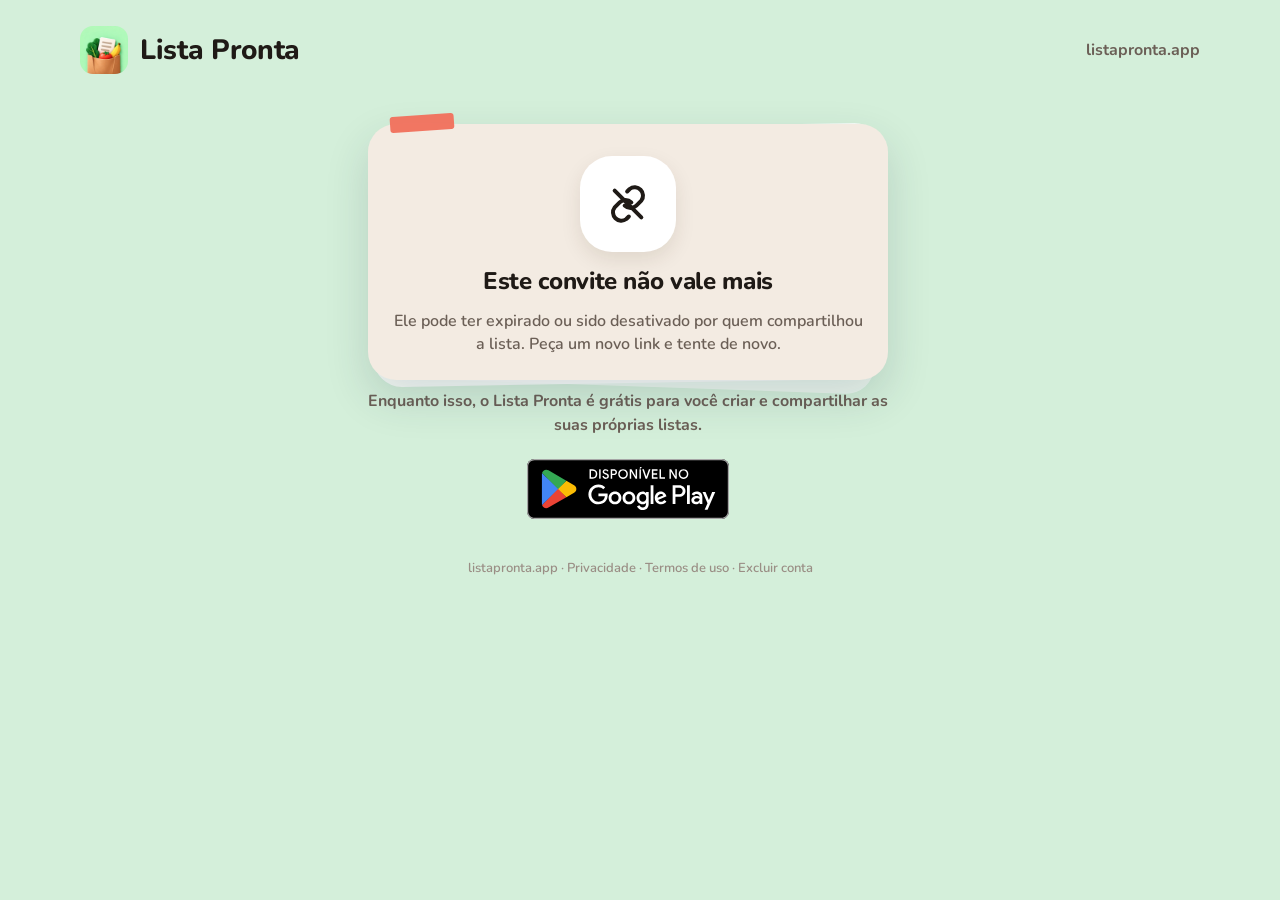
<file: share/index.html>
<!doctype html>
<html lang="pt-BR">
<head>
<meta charset="utf-8">
<meta name="viewport" content="width=device-width, initial-scale=1">
<meta name="robots" content="noindex">
<title>Convite — Lista Pronta</title>
<meta name="description" content="Alguém compartilhou uma lista de compras com você no Lista Pronta.">
<meta name="theme-color" content="#D4EFDA">
<link rel="icon" href="../assets/appicon.webp" type="image/webp">
<link rel="apple-touch-icon" href="../assets/appicon.webp">
<link rel="preconnect" href="https://fonts.googleapis.com">
<link rel="preconnect" href="https://fonts.gstatic.com" crossorigin>
<link rel="stylesheet" href="https://fonts.googleapis.com/css2?family=Nunito:wght@600;700;800&display=swap">
<link rel="stylesheet" href="../styles.css">
</head>
<body class="share-page" data-state="loading">

<header class="share-topbar">
  <a class="brand" href="/">
    <img class="brand__mark" src="../assets/appicon.webp" alt="" width="48" height="48">
    <span class="brand__word">Lista Pronta</span>
  </a>
  <span class="share-topbar__host">listapronta.app</span>
</header>

<div class="share-brand">
  <a class="brand" href="/">
    <img class="brand__mark" src="../assets/appicon.webp" alt="" width="36" height="36">
    <span class="brand__word">Lista Pronta</span>
  </a>
</div>

<main class="share-main">
  <p id="share-status" class="visually-hidden" role="status" aria-live="polite">Abrindo seu convite…</p>

  <div class="share-layout">

    <div class="share-layout__art" id="art">
      <div class="bag-hero bag-hero--loading" id="bag-hero">
        <span class="bag-hero__disc" aria-hidden="true"></span>
        <img class="bag-hero__bag" src="../assets/bag.webp" alt="" width="250" height="250">
        <span class="bag-hero__skeleton" id="bag-skeleton" aria-hidden="true"></span>
        <span class="avatar bag-hero__avatar" id="owner-avatar" hidden><img id="owner-avatar-img" src="../assets/avatars/avatar_01.webp" alt="" width="84" height="84"></span>
      </div>
    </div>

    <div class="share-layout__panel">

      <!-- ------------------------------------------------------ loading -->
      <section id="state-loading" class="loading-block" aria-label="Carregando">
        <span class="spinner" aria-hidden="true"></span>
        <p class="loading-block__title">Abrindo seu convite…</p>
        <div class="skeleton" aria-hidden="true">
          <span class="skeleton__bar skeleton__bar--a"></span>
          <span class="skeleton__bar skeleton__bar--b"></span>
          <span class="skeleton__bar skeleton__bar--c"></span>
        </div>
      </section>

      <!-- -------------------------------------------------------- valid -->
      <section id="state-valid" hidden>
        <p class="share-kicker">Convite para uma lista</p>
        <div class="share-head">
          <h1 class="share-msg" id="share-msg"></h1>
          <div class="share-meta">
          <span class="list-chip">
            <span class="list-chip__dot" aria-hidden="true"></span>
            <span class="list-chip__name" id="list-name"></span>
          </span>
          <span class="members-line" id="members-line" hidden>
            <span class="avatar" id="members-avatar"><img id="members-avatar-img" src="../assets/avatars/avatar_01.webp" alt="" width="36" height="36"></span>
            <span class="members-line__text" id="members-text"></span>
          </span>
          </div>
        </div>

        <div class="share-body">
          <div class="can-card">
            <p class="can-card__title">Depois de entrar você pode</p>
            <ul class="can-list">
              <li><span class="can-list__tick" aria-hidden="true"><svg width="16" height="16" viewBox="0 0 24 24" fill="none" stroke="#FFFFFF" stroke-width="3" stroke-linecap="round" stroke-linejoin="round"><path d="M5 12.5l4.5 4.5L19 7"/></svg></span>Adicionar e remover itens</li>
              <li><span class="can-list__tick" aria-hidden="true"><svg width="16" height="16" viewBox="0 0 24 24" fill="none" stroke="#FFFFFF" stroke-width="3" stroke-linecap="round" stroke-linejoin="round"><path d="M5 12.5l4.5 4.5L19 7"/></svg></span>Marcar e desmarcar o que já foi comprado</li>
              <li><span class="can-list__tick" aria-hidden="true"><svg width="16" height="16" viewBox="0 0 24 24" fill="none" stroke="#FFFFFF" stroke-width="3" stroke-linecap="round" stroke-linejoin="round"><path d="M5 12.5l4.5 4.5L19 7"/></svg></span>Ver a lista sempre atualizada</li>
            </ul>
          </div>

          <p class="free-box">
            <svg width="22" height="22" viewBox="0 0 24 24" fill="none" stroke="#1F1A16" stroke-width="2.6" stroke-linecap="round" stroke-linejoin="round" aria-hidden="true"><circle cx="12" cy="12" r="9"/><path d="M8 12.5l2.7 2.7L16 9.5"/></svg>
            <span>Entrar é grátis. Criar a conta também. Sem assinatura, sem pagamento.</span>
          </p>

          <div class="cta-block">
            <a class="play-badge play-badge--block" id="cta-play" href="https://play.google.com/store/apps/details?id=app.mazarini.listapronta" rel="noopener">
              <img class="play-badge__img" src="../assets/play/google-play-badge-pt-br.svg" alt="Disponível no Google Play">
            </a>
          </div>

          <p class="desktop-note">O Lista Pronta é um app para celular. No computador, use o link para instalar no seu Android ou abra o convite no telefone.</p>
        </div>
      </section>

      <!-- -------------------------------------------------------- error -->
      <section id="state-error" hidden>
        <div class="papercard">
          <div class="papercard__front">
            <span class="tape tape--coral" aria-hidden="true"></span>
            <div class="state-card">
              <span class="state-card__icon" id="icon-invalid" aria-hidden="true" hidden><svg width="40" height="40" viewBox="0 0 24 24" fill="none" stroke="#1F1A16" stroke-width="2.4" stroke-linecap="round" stroke-linejoin="round"><path d="M10 13a5 5 0 0 0 7 0l3-3a5 5 0 0 0-7-7l-1.5 1.5"/><path d="M14 11a5 5 0 0 0-7 0l-3 3a5 5 0 0 0 7 7L12.5 19.5"/><path d="M4 4l16 16"/></svg></span>
              <span class="state-card__icon" id="icon-offline" aria-hidden="true" hidden><svg width="40" height="40" viewBox="0 0 24 24" fill="none" stroke="#1F1A16" stroke-width="2.4" stroke-linecap="round" stroke-linejoin="round"><path d="M7 18h10a4 4 0 0 0 .8-7.9A6 6 0 0 0 6.5 9"/><path d="M4.5 11.5A4 4 0 0 0 7 18"/><path d="M4 4l16 16"/></svg></span>
              <img class="state-card__img" id="icon-gone" src="../assets/emptybag.webp" alt="" width="120" height="120" hidden>
              <h1 class="state-card__title" id="error-title"></h1>
              <p class="state-card__body" id="error-body"></p>
            </div>
          </div>
        </div>

        <div class="share-body">
          <p class="state-note" id="error-note" hidden>Enquanto isso, o Lista Pronta é grátis para você criar e compartilhar as suas próprias listas.</p>
          <div class="cta-block">
            <button type="button" class="btn btn--ink btn--full" id="cta-retry" hidden>
              <svg width="20" height="20" viewBox="0 0 24 24" fill="none" stroke="#FFFFFF" stroke-width="2.75" stroke-linecap="round" stroke-linejoin="round" aria-hidden="true"><path d="M20 12a8 8 0 1 1-2.5-5.8M20 4v5h-5"/></svg>
              <span>Tentar de novo</span>
            </button>
            <a class="play-badge play-badge--block" id="cta-play-error" href="https://play.google.com/store/apps/details?id=app.mazarini.listapronta" rel="noopener">
              <img class="play-badge__img" src="../assets/play/google-play-badge-pt-br.svg" alt="Disponível no Google Play">
            </a>
          </div>
        </div>
      </section>

      <noscript>
        <div class="share-body">
          <p class="state-note">Este convite precisa de JavaScript para ser aberto. Ative o JavaScript e recarregue a página, ou instale o Lista Pronta e abra o link no celular.</p>
          <p class="cta-block">
            <a class="play-badge play-badge--block" href="https://play.google.com/store/apps/details?id=app.mazarini.listapronta" rel="noopener">
              <img class="play-badge__img" src="../assets/play/google-play-badge-pt-br.svg" alt="Disponível no Google Play">
            </a>
          </p>
        </div>
      </noscript>

    </div>
  </div>
</main>

<p class="share-footer">listapronta.app · <a href="/privacy/">Privacidade</a> · <a href="/terms/">Termos de uso</a> · <a href="/delete-account/">Excluir conta</a></p>

<script type="module" src="share.js"></script>
</body>
</html>
</file>
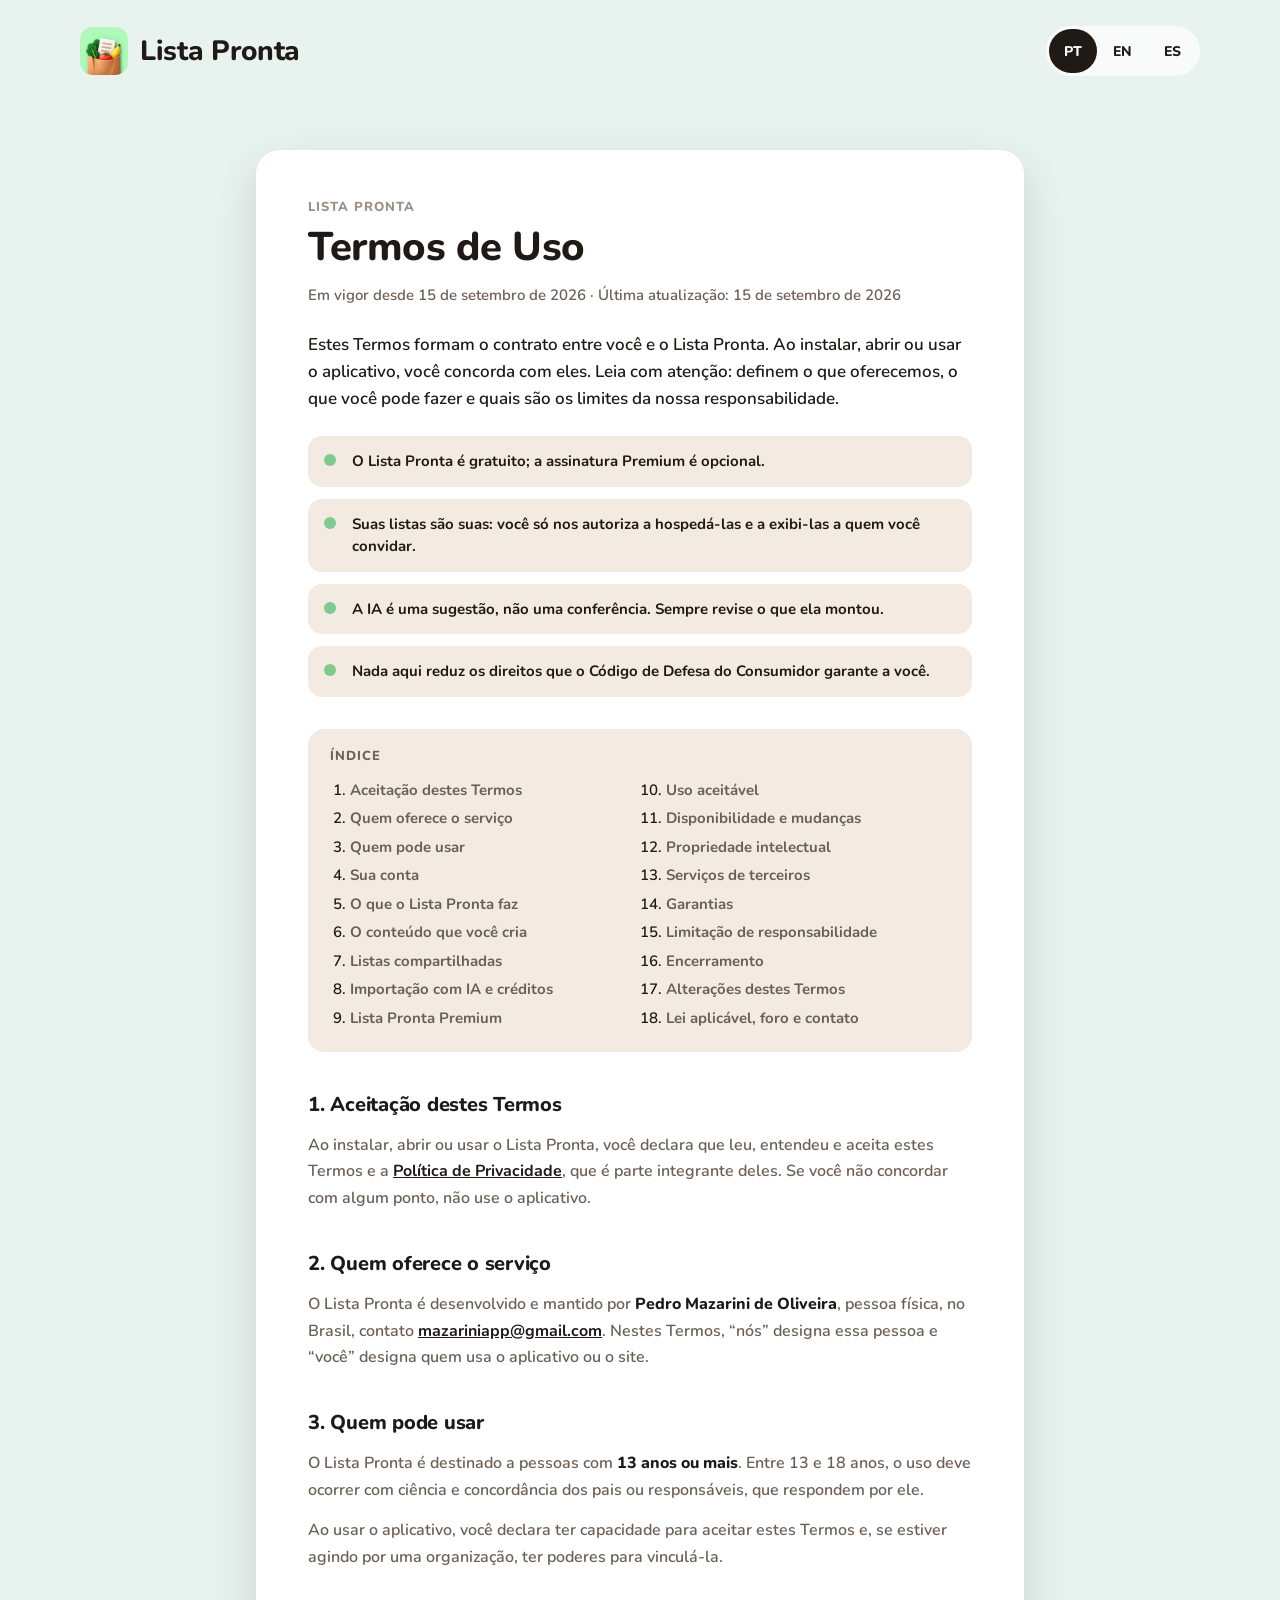
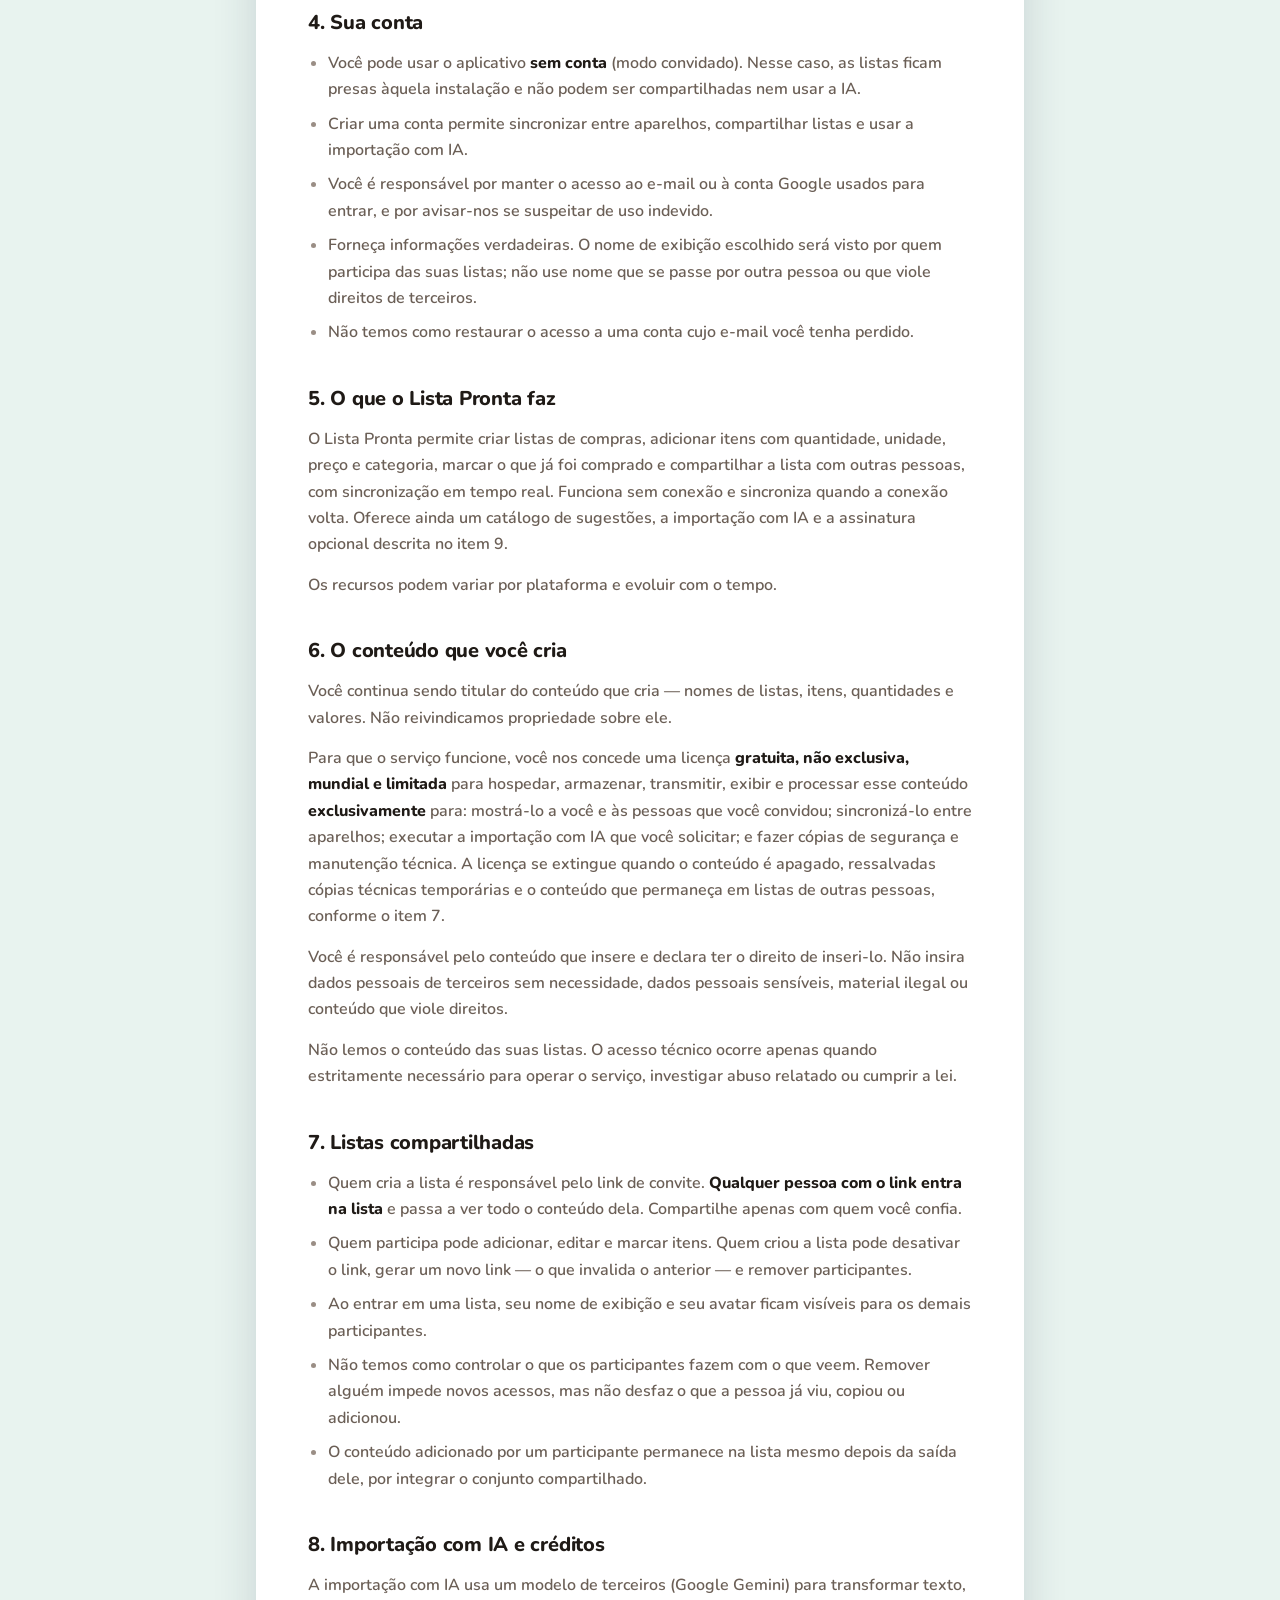
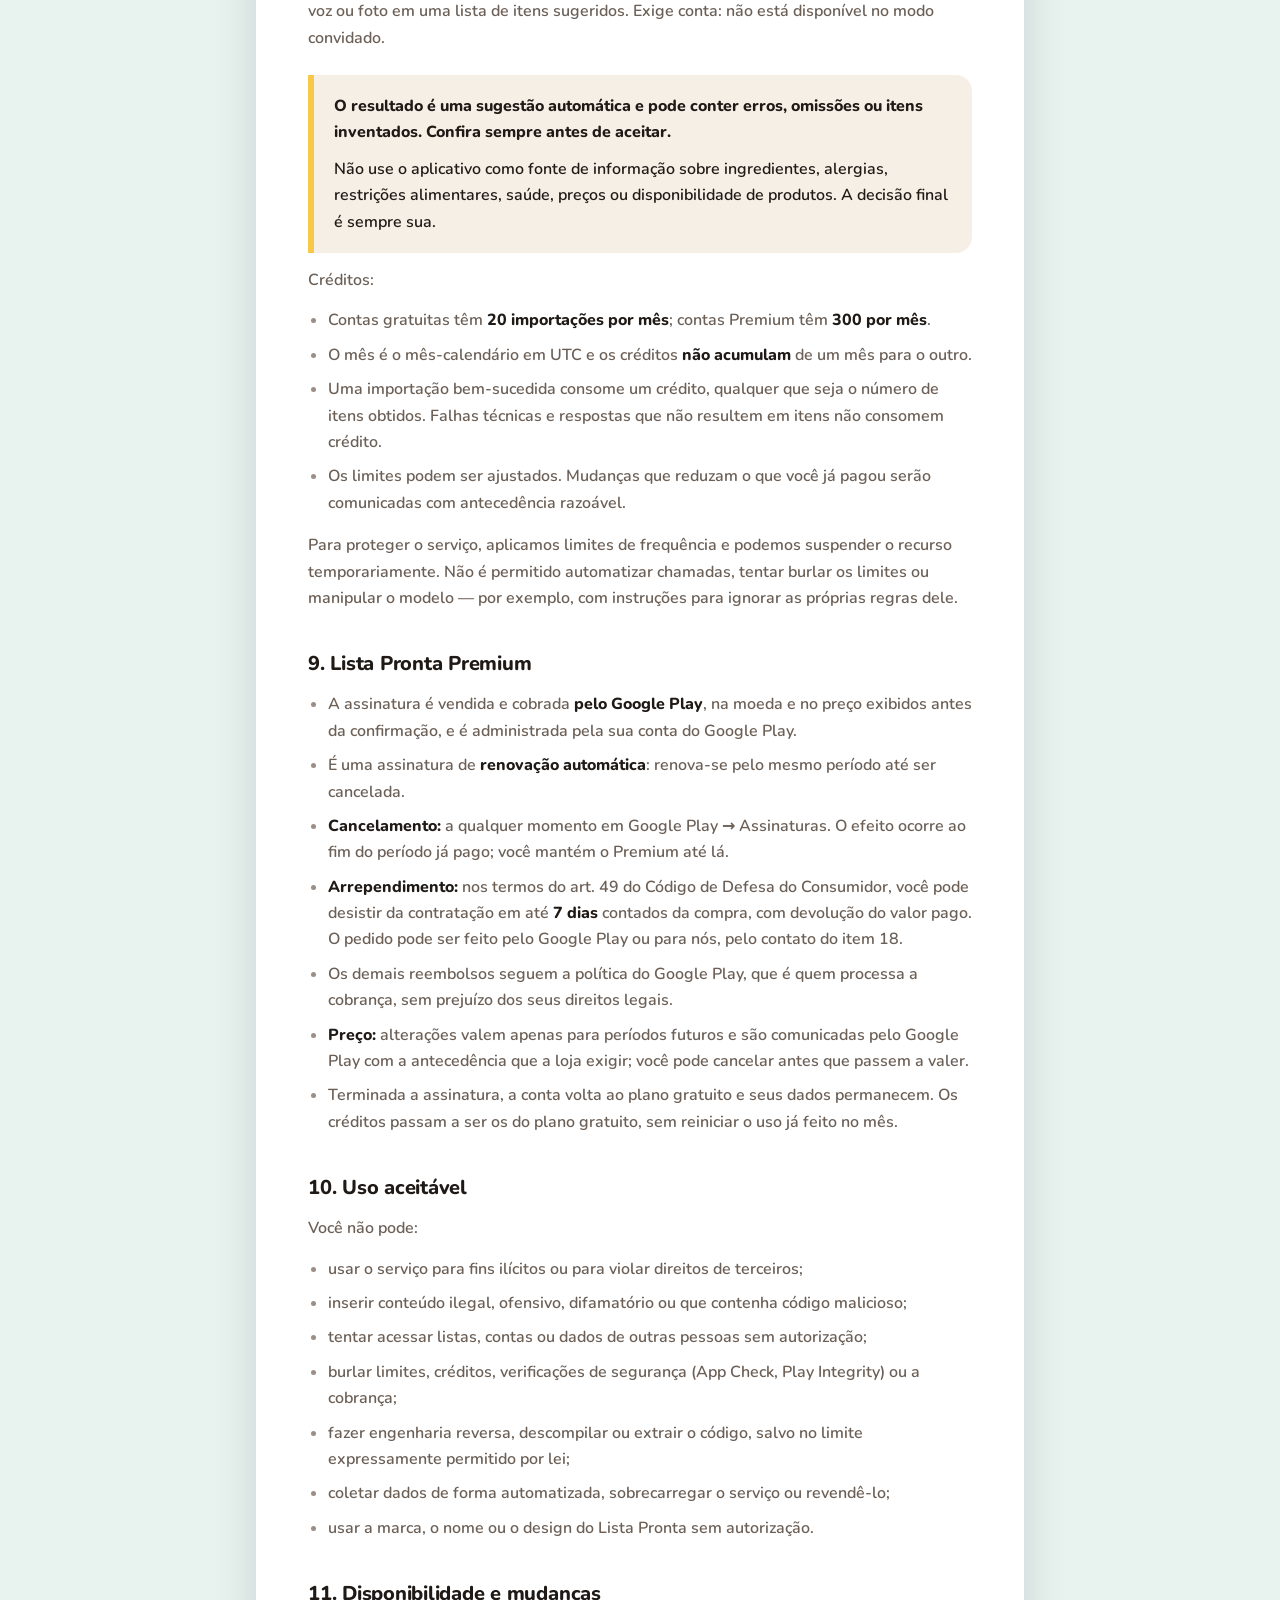
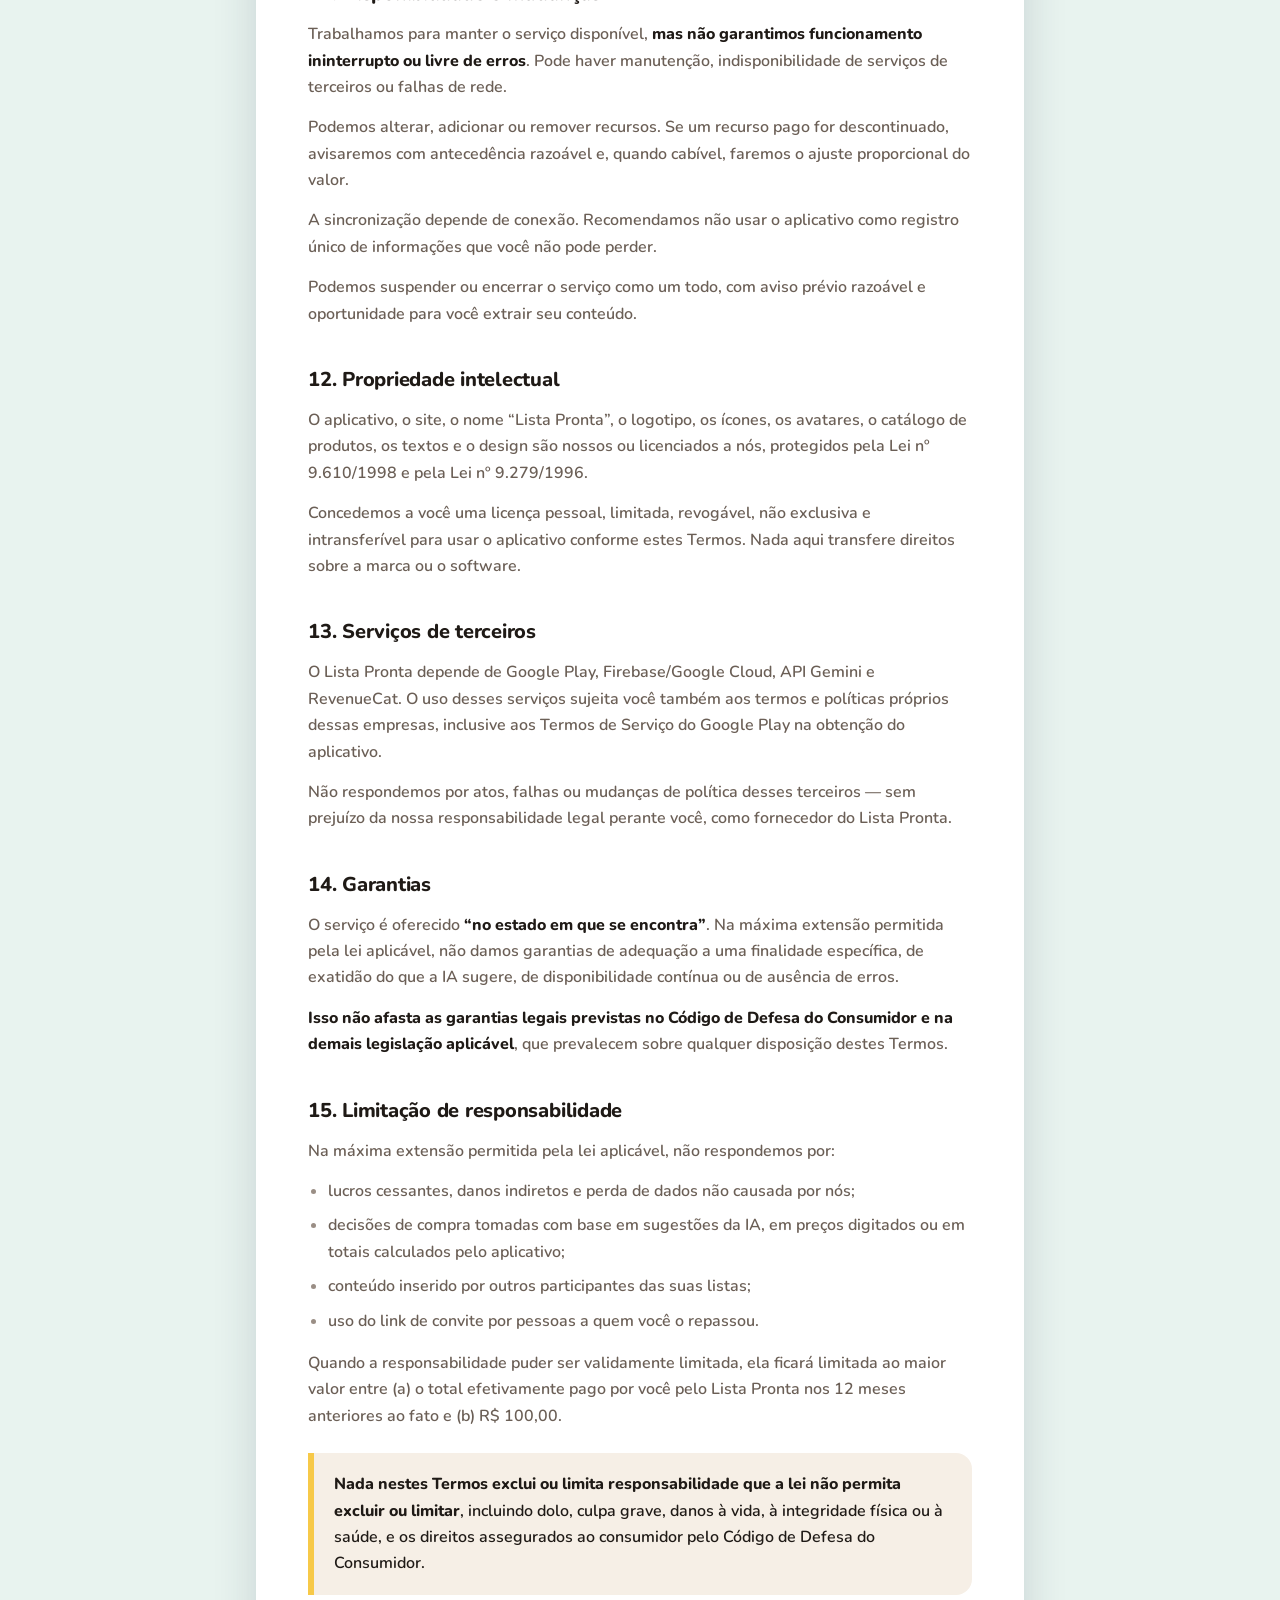
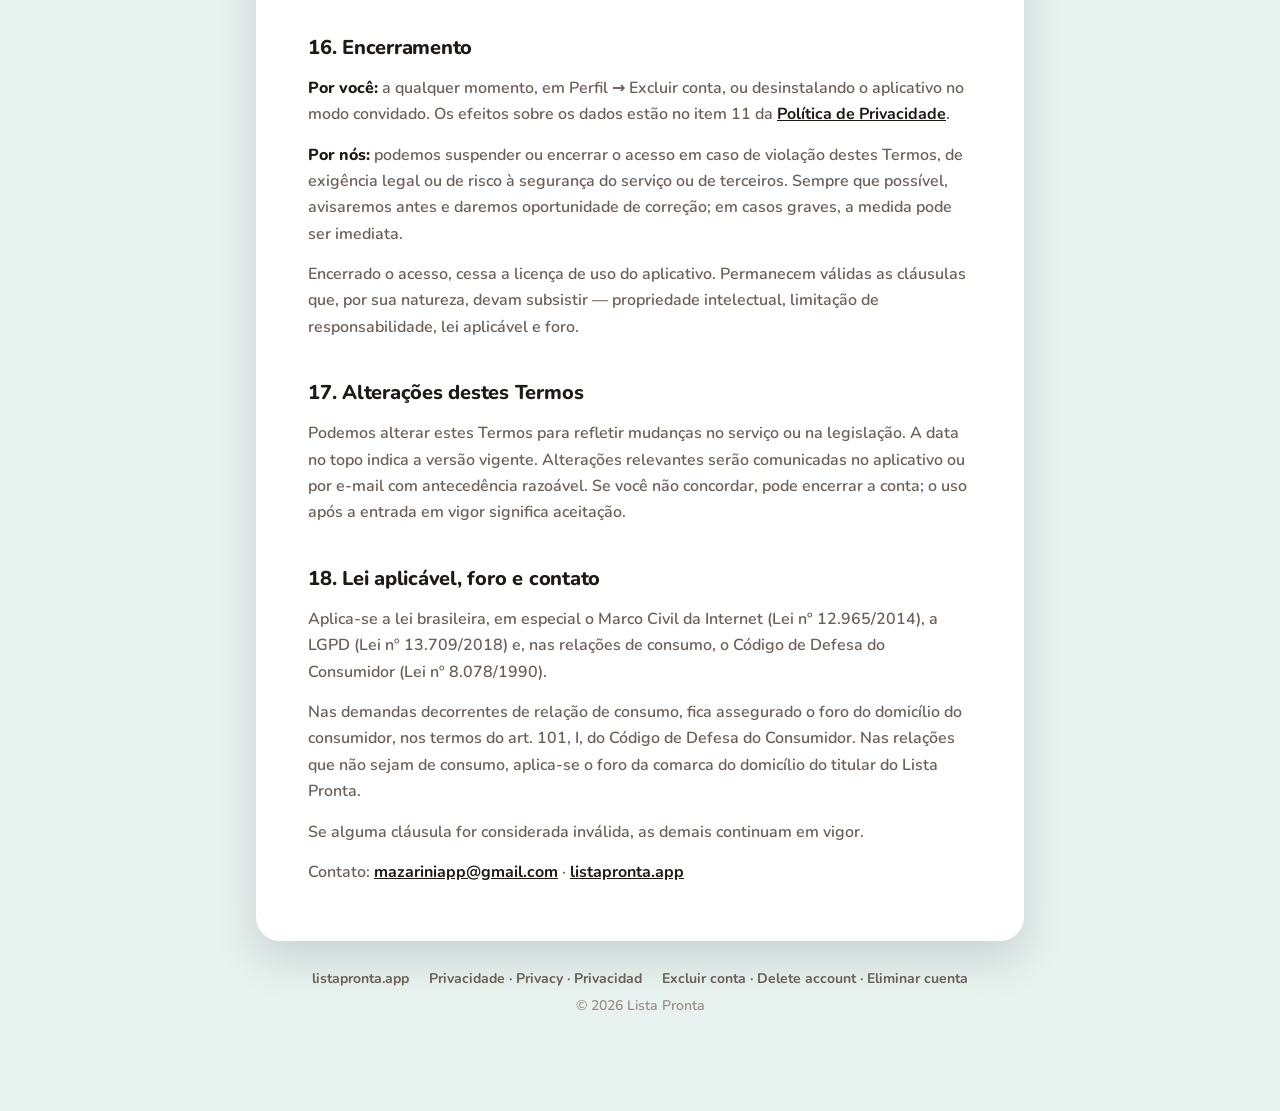
<file: terms/index.html>
<!doctype html>
<html lang="pt-BR">
<head>
<meta charset="utf-8">
<meta name="viewport" content="width=device-width, initial-scale=1">
<title>Termos de Uso — Lista Pronta</title>
<meta name="description" content="As regras de uso do Lista Pronta: conta, listas compartilhadas, importação com IA, assinatura Premium e responsabilidades.">
<meta name="theme-color" content="#E8F3EF">
<link rel="icon" href="/assets/appicon.webp" type="image/webp">
<link rel="apple-touch-icon" href="/assets/appicon.webp">
<link rel="canonical" href="https://listapronta.app/terms/">
<meta property="og:type" content="article">
<meta property="og:title" content="Termos de Uso — Lista Pronta">
<meta property="og:description" content="As regras de uso do Lista Pronta.">
<meta property="og:url" content="https://listapronta.app/terms/">
<meta property="og:image" content="https://listapronta.app/assets/appicon.webp">
<link rel="preconnect" href="https://fonts.googleapis.com">
<link rel="preconnect" href="https://fonts.gstatic.com" crossorigin>
<link rel="stylesheet" href="https://fonts.googleapis.com/css2?family=Nunito:wght@600;700;800&display=swap">
<link rel="stylesheet" href="/styles.css">
<link rel="stylesheet" href="/legal.css">
</head>
<body>

<header class="site-header">
  <div class="site-header__inner">
    <a class="brand" href="/">
      <img class="brand__mark" src="/assets/appicon.webp" alt="" width="48" height="48">
      <span class="brand__word">Lista Pronta</span>
    </a>
    <div class="langs" role="group" aria-label="Idioma" data-langs></div>
  </div>
</header>

<main class="section legal">
  <div class="legal__inner">

    <!-- ===================================================================== português -->
    <article class="legal__sheet" data-lang-section="pt" data-title="Termos de Uso — Lista Pronta">
      <p class="legal__kicker">Lista Pronta</p>
      <h1 class="legal__title">Termos de Uso</h1>
      <p class="legal__meta">Em vigor desde 15 de setembro de 2026 · Última atualização: 15 de setembro de 2026</p>

      <p class="legal__lead">Estes Termos formam o contrato entre você e o Lista Pronta. Ao instalar, abrir ou usar o aplicativo, você concorda com eles. Leia com atenção: definem o que oferecemos, o que você pode fazer e quais são os limites da nossa responsabilidade.</p>

      <ul class="legal-points">
        <li>O Lista Pronta é gratuito; a assinatura Premium é opcional.</li>
        <li>Suas listas são suas: você só nos autoriza a hospedá-las e a exibi-las a quem você convidar.</li>
        <li>A IA é uma sugestão, não uma conferência. Sempre revise o que ela montou.</li>
        <li>Nada aqui reduz os direitos que o Código de Defesa do Consumidor garante a você.</li>
      </ul>

      <nav class="legal__toc" aria-label="Índice">
        <h2>Índice</h2>
        <ol>
          <li><a href="#pt-t1">Aceitação destes Termos</a></li>
          <li><a href="#pt-t2">Quem oferece o serviço</a></li>
          <li><a href="#pt-t3">Quem pode usar</a></li>
          <li><a href="#pt-t4">Sua conta</a></li>
          <li><a href="#pt-t5">O que o Lista Pronta faz</a></li>
          <li><a href="#pt-t6">O conteúdo que você cria</a></li>
          <li><a href="#pt-t7">Listas compartilhadas</a></li>
          <li><a href="#pt-t8">Importação com IA e créditos</a></li>
          <li><a href="#pt-t9">Lista Pronta Premium</a></li>
          <li><a href="#pt-t10">Uso aceitável</a></li>
          <li><a href="#pt-t11">Disponibilidade e mudanças</a></li>
          <li><a href="#pt-t12">Propriedade intelectual</a></li>
          <li><a href="#pt-t13">Serviços de terceiros</a></li>
          <li><a href="#pt-t14">Garantias</a></li>
          <li><a href="#pt-t15">Limitação de responsabilidade</a></li>
          <li><a href="#pt-t16">Encerramento</a></li>
          <li><a href="#pt-t17">Alterações destes Termos</a></li>
          <li><a href="#pt-t18">Lei aplicável, foro e contato</a></li>
        </ol>
      </nav>

      <div class="prose">

        <h2 id="pt-t1">1. Aceitação destes Termos</h2>
        <p>Ao instalar, abrir ou usar o Lista Pronta, você declara que leu, entendeu e aceita estes Termos e a <a href="/privacy/">Política de Privacidade</a>, que é parte integrante deles. Se você não concordar com algum ponto, não use o aplicativo.</p>

        <h2 id="pt-t2">2. Quem oferece o serviço</h2>
        <p>O Lista Pronta é desenvolvido e mantido por <strong>Pedro Mazarini de Oliveira</strong>, pessoa física, no Brasil, contato <a href="mailto:mazariniapp@gmail.com">mazariniapp@gmail.com</a>. Nestes Termos, “nós” designa essa pessoa e “você” designa quem usa o aplicativo ou o site.</p>

        <h2 id="pt-t3">3. Quem pode usar</h2>
        <p>O Lista Pronta é destinado a pessoas com <strong>13 anos ou mais</strong>. Entre 13 e 18 anos, o uso deve ocorrer com ciência e concordância dos pais ou responsáveis, que respondem por ele.</p>
        <p>Ao usar o aplicativo, você declara ter capacidade para aceitar estes Termos e, se estiver agindo por uma organização, ter poderes para vinculá-la.</p>

        <h2 id="pt-t4">4. Sua conta</h2>
        <ul>
          <li>Você pode usar o aplicativo <strong>sem conta</strong> (modo convidado). Nesse caso, as listas ficam presas àquela instalação e não podem ser compartilhadas nem usar a IA.</li>
          <li>Criar uma conta permite sincronizar entre aparelhos, compartilhar listas e usar a importação com IA.</li>
          <li>Você é responsável por manter o acesso ao e-mail ou à conta Google usados para entrar, e por avisar-nos se suspeitar de uso indevido.</li>
          <li>Forneça informações verdadeiras. O nome de exibição escolhido será visto por quem participa das suas listas; não use nome que se passe por outra pessoa ou que viole direitos de terceiros.</li>
          <li>Não temos como restaurar o acesso a uma conta cujo e-mail você tenha perdido.</li>
        </ul>

        <h2 id="pt-t5">5. O que o Lista Pronta faz</h2>
        <p>O Lista Pronta permite criar listas de compras, adicionar itens com quantidade, unidade, preço e categoria, marcar o que já foi comprado e compartilhar a lista com outras pessoas, com sincronização em tempo real. Funciona sem conexão e sincroniza quando a conexão volta. Oferece ainda um catálogo de sugestões, a importação com IA e a assinatura opcional descrita no item 9.</p>
        <p>Os recursos podem variar por plataforma e evoluir com o tempo.</p>

        <h2 id="pt-t6">6. O conteúdo que você cria</h2>
        <p>Você continua sendo titular do conteúdo que cria — nomes de listas, itens, quantidades e valores. Não reivindicamos propriedade sobre ele.</p>
        <p>Para que o serviço funcione, você nos concede uma licença <strong>gratuita, não exclusiva, mundial e limitada</strong> para hospedar, armazenar, transmitir, exibir e processar esse conteúdo <strong>exclusivamente</strong> para: mostrá-lo a você e às pessoas que você convidou; sincronizá-lo entre aparelhos; executar a importação com IA que você solicitar; e fazer cópias de segurança e manutenção técnica. A licença se extingue quando o conteúdo é apagado, ressalvadas cópias técnicas temporárias e o conteúdo que permaneça em listas de outras pessoas, conforme o item 7.</p>
        <p>Você é responsável pelo conteúdo que insere e declara ter o direito de inseri-lo. Não insira dados pessoais de terceiros sem necessidade, dados pessoais sensíveis, material ilegal ou conteúdo que viole direitos.</p>
        <p>Não lemos o conteúdo das suas listas. O acesso técnico ocorre apenas quando estritamente necessário para operar o serviço, investigar abuso relatado ou cumprir a lei.</p>

        <h2 id="pt-t7">7. Listas compartilhadas</h2>
        <ul>
          <li>Quem cria a lista é responsável pelo link de convite. <strong>Qualquer pessoa com o link entra na lista</strong> e passa a ver todo o conteúdo dela. Compartilhe apenas com quem você confia.</li>
          <li>Quem participa pode adicionar, editar e marcar itens. Quem criou a lista pode desativar o link, gerar um novo link — o que invalida o anterior — e remover participantes.</li>
          <li>Ao entrar em uma lista, seu nome de exibição e seu avatar ficam visíveis para os demais participantes.</li>
          <li>Não temos como controlar o que os participantes fazem com o que veem. Remover alguém impede novos acessos, mas não desfaz o que a pessoa já viu, copiou ou adicionou.</li>
          <li>O conteúdo adicionado por um participante permanece na lista mesmo depois da saída dele, por integrar o conjunto compartilhado.</li>
        </ul>

        <h2 id="pt-t8">8. Importação com IA e créditos</h2>
        <p>A importação com IA usa um modelo de terceiros (Google Gemini) para transformar texto, voz ou foto em uma lista de itens sugeridos. Exige conta: não está disponível no modo convidado.</p>
        <div class="legal-note">
          <p><strong>O resultado é uma sugestão automática e pode conter erros, omissões ou itens inventados. Confira sempre antes de aceitar.</strong></p>
          <p>Não use o aplicativo como fonte de informação sobre ingredientes, alergias, restrições alimentares, saúde, preços ou disponibilidade de produtos. A decisão final é sempre sua.</p>
        </div>
        <p>Créditos:</p>
        <ul>
          <li>Contas gratuitas têm <strong>20 importações por mês</strong>; contas Premium têm <strong>300 por mês</strong>.</li>
          <li>O mês é o mês-calendário em UTC e os créditos <strong>não acumulam</strong> de um mês para o outro.</li>
          <li>Uma importação bem-sucedida consome um crédito, qualquer que seja o número de itens obtidos. Falhas técnicas e respostas que não resultem em itens não consomem crédito.</li>
          <li>Os limites podem ser ajustados. Mudanças que reduzam o que você já pagou serão comunicadas com antecedência razoável.</li>
        </ul>
        <p>Para proteger o serviço, aplicamos limites de frequência e podemos suspender o recurso temporariamente. Não é permitido automatizar chamadas, tentar burlar os limites ou manipular o modelo — por exemplo, com instruções para ignorar as próprias regras dele.</p>

        <h2 id="pt-t9">9. Lista Pronta Premium</h2>
        <ul>
          <li>A assinatura é vendida e cobrada <strong>pelo Google Play</strong>, na moeda e no preço exibidos antes da confirmação, e é administrada pela sua conta do Google Play.</li>
          <li>É uma assinatura de <strong>renovação automática</strong>: renova-se pelo mesmo período até ser cancelada.</li>
          <li><strong>Cancelamento:</strong> a qualquer momento em Google Play → Assinaturas. O efeito ocorre ao fim do período já pago; você mantém o Premium até lá.</li>
          <li><strong>Arrependimento:</strong> nos termos do art. 49 do Código de Defesa do Consumidor, você pode desistir da contratação em até <strong>7 dias</strong> contados da compra, com devolução do valor pago. O pedido pode ser feito pelo Google Play ou para nós, pelo contato do item 18.</li>
          <li>Os demais reembolsos seguem a política do Google Play, que é quem processa a cobrança, sem prejuízo dos seus direitos legais.</li>
          <li><strong>Preço:</strong> alterações valem apenas para períodos futuros e são comunicadas pelo Google Play com a antecedência que a loja exigir; você pode cancelar antes que passem a valer.</li>
          <li>Terminada a assinatura, a conta volta ao plano gratuito e seus dados permanecem. Os créditos passam a ser os do plano gratuito, sem reiniciar o uso já feito no mês.</li>
        </ul>

        <h2 id="pt-t10">10. Uso aceitável</h2>
        <p>Você não pode:</p>
        <ul>
          <li>usar o serviço para fins ilícitos ou para violar direitos de terceiros;</li>
          <li>inserir conteúdo ilegal, ofensivo, difamatório ou que contenha código malicioso;</li>
          <li>tentar acessar listas, contas ou dados de outras pessoas sem autorização;</li>
          <li>burlar limites, créditos, verificações de segurança (App Check, Play Integrity) ou a cobrança;</li>
          <li>fazer engenharia reversa, descompilar ou extrair o código, salvo no limite expressamente permitido por lei;</li>
          <li>coletar dados de forma automatizada, sobrecarregar o serviço ou revendê-lo;</li>
          <li>usar a marca, o nome ou o design do Lista Pronta sem autorização.</li>
        </ul>

        <h2 id="pt-t11">11. Disponibilidade e mudanças</h2>
        <p>Trabalhamos para manter o serviço disponível, <strong>mas não garantimos funcionamento ininterrupto ou livre de erros</strong>. Pode haver manutenção, indisponibilidade de serviços de terceiros ou falhas de rede.</p>
        <p>Podemos alterar, adicionar ou remover recursos. Se um recurso pago for descontinuado, avisaremos com antecedência razoável e, quando cabível, faremos o ajuste proporcional do valor.</p>
        <p>A sincronização depende de conexão. Recomendamos não usar o aplicativo como registro único de informações que você não pode perder.</p>
        <p>Podemos suspender ou encerrar o serviço como um todo, com aviso prévio razoável e oportunidade para você extrair seu conteúdo.</p>

        <h2 id="pt-t12">12. Propriedade intelectual</h2>
        <p>O aplicativo, o site, o nome “Lista Pronta”, o logotipo, os ícones, os avatares, o catálogo de produtos, os textos e o design são nossos ou licenciados a nós, protegidos pela Lei nº 9.610/1998 e pela Lei nº 9.279/1996.</p>
        <p>Concedemos a você uma licença pessoal, limitada, revogável, não exclusiva e intransferível para usar o aplicativo conforme estes Termos. Nada aqui transfere direitos sobre a marca ou o software.</p>

        <h2 id="pt-t13">13. Serviços de terceiros</h2>
        <p>O Lista Pronta depende de Google Play, Firebase/Google Cloud, API Gemini e RevenueCat. O uso desses serviços sujeita você também aos termos e políticas próprios dessas empresas, inclusive aos Termos de Serviço do Google Play na obtenção do aplicativo.</p>
        <p>Não respondemos por atos, falhas ou mudanças de política desses terceiros — sem prejuízo da nossa responsabilidade legal perante você, como fornecedor do Lista Pronta.</p>

        <h2 id="pt-t14">14. Garantias</h2>
        <p>O serviço é oferecido <strong>“no estado em que se encontra”</strong>. Na máxima extensão permitida pela lei aplicável, não damos garantias de adequação a uma finalidade específica, de exatidão do que a IA sugere, de disponibilidade contínua ou de ausência de erros.</p>
        <p><strong>Isso não afasta as garantias legais previstas no Código de Defesa do Consumidor e na demais legislação aplicável</strong>, que prevalecem sobre qualquer disposição destes Termos.</p>

        <h2 id="pt-t15">15. Limitação de responsabilidade</h2>
        <p>Na máxima extensão permitida pela lei aplicável, não respondemos por:</p>
        <ul>
          <li>lucros cessantes, danos indiretos e perda de dados não causada por nós;</li>
          <li>decisões de compra tomadas com base em sugestões da IA, em preços digitados ou em totais calculados pelo aplicativo;</li>
          <li>conteúdo inserido por outros participantes das suas listas;</li>
          <li>uso do link de convite por pessoas a quem você o repassou.</li>
        </ul>
        <p>Quando a responsabilidade puder ser validamente limitada, ela ficará limitada ao maior valor entre (a) o total efetivamente pago por você pelo Lista Pronta nos 12 meses anteriores ao fato e (b) R$ 100,00.</p>
        <div class="legal-note">
          <p><strong>Nada nestes Termos exclui ou limita responsabilidade que a lei não permita excluir ou limitar</strong>, incluindo dolo, culpa grave, danos à vida, à integridade física ou à saúde, e os direitos assegurados ao consumidor pelo Código de Defesa do Consumidor.</p>
        </div>

        <h2 id="pt-t16">16. Encerramento</h2>
        <p><strong>Por você:</strong> a qualquer momento, em Perfil → Excluir conta, ou desinstalando o aplicativo no modo convidado. Os efeitos sobre os dados estão no item 11 da <a href="/privacy/">Política de Privacidade</a>.</p>
        <p><strong>Por nós:</strong> podemos suspender ou encerrar o acesso em caso de violação destes Termos, de exigência legal ou de risco à segurança do serviço ou de terceiros. Sempre que possível, avisaremos antes e daremos oportunidade de correção; em casos graves, a medida pode ser imediata.</p>
        <p>Encerrado o acesso, cessa a licença de uso do aplicativo. Permanecem válidas as cláusulas que, por sua natureza, devam subsistir — propriedade intelectual, limitação de responsabilidade, lei aplicável e foro.</p>

        <h2 id="pt-t17">17. Alterações destes Termos</h2>
        <p>Podemos alterar estes Termos para refletir mudanças no serviço ou na legislação. A data no topo indica a versão vigente. Alterações relevantes serão comunicadas no aplicativo ou por e-mail com antecedência razoável. Se você não concordar, pode encerrar a conta; o uso após a entrada em vigor significa aceitação.</p>

        <h2 id="pt-t18">18. Lei aplicável, foro e contato</h2>
        <p>Aplica-se a lei brasileira, em especial o Marco Civil da Internet (Lei nº 12.965/2014), a LGPD (Lei nº 13.709/2018) e, nas relações de consumo, o Código de Defesa do Consumidor (Lei nº 8.078/1990).</p>
        <p>Nas demandas decorrentes de relação de consumo, fica assegurado o foro do domicílio do consumidor, nos termos do art. 101, I, do Código de Defesa do Consumidor. Nas relações que não sejam de consumo, aplica-se o foro da comarca do domicílio do titular do Lista Pronta.</p>
        <p>Se alguma cláusula for considerada inválida, as demais continuam em vigor.</p>
        <p>Contato: <a href="mailto:mazariniapp@gmail.com">mazariniapp@gmail.com</a> · <a href="https://listapronta.app/">listapronta.app</a></p>

      </div>
    </article>

    <!-- ======================================================================= english -->
    <article class="legal__sheet" data-lang-section="en" data-title="Terms of Use — Lista Pronta" hidden>
      <p class="legal__kicker">Lista Pronta</p>
      <h1 class="legal__title">Terms of Use</h1>
      <p class="legal__meta">Effective 15 September 2026 · Last updated: 15 September 2026</p>

      <p class="legal__lead">These Terms form the agreement between you and Lista Pronta. By installing, opening or using the app you agree to them. Please read carefully: they set out what we offer, what you may do and the limits of our liability.</p>

      <ul class="legal-points">
        <li>Lista Pronta is free; the Premium subscription is optional.</li>
        <li>Your lists are yours: you only authorise us to host them and show them to the people you invite.</li>
        <li>AI output is a suggestion, not a verification. Always review what it built.</li>
        <li>Nothing here reduces the rights Brazilian consumer law grants you.</li>
      </ul>

      <nav class="legal__toc" aria-label="Contents">
        <h2>Contents</h2>
        <ol>
          <li><a href="#en-t1">Accepting these Terms</a></li>
          <li><a href="#en-t2">Who provides the service</a></li>
          <li><a href="#en-t3">Who may use it</a></li>
          <li><a href="#en-t4">Your account</a></li>
          <li><a href="#en-t5">What Lista Pronta does</a></li>
          <li><a href="#en-t6">The content you create</a></li>
          <li><a href="#en-t7">Shared lists</a></li>
          <li><a href="#en-t8">AI import and credits</a></li>
          <li><a href="#en-t9">Lista Pronta Premium</a></li>
          <li><a href="#en-t10">Acceptable use</a></li>
          <li><a href="#en-t11">Availability and changes</a></li>
          <li><a href="#en-t12">Intellectual property</a></li>
          <li><a href="#en-t13">Third-party services</a></li>
          <li><a href="#en-t14">Warranties</a></li>
          <li><a href="#en-t15">Limitation of liability</a></li>
          <li><a href="#en-t16">Termination</a></li>
          <li><a href="#en-t17">Changes to these Terms</a></li>
          <li><a href="#en-t18">Governing law, venue and contact</a></li>
        </ol>
      </nav>

      <div class="prose">

        <h2 id="en-t1">1. Accepting these Terms</h2>
        <p>By installing, opening or using Lista Pronta you confirm that you have read, understood and accepted these Terms and the <a href="/privacy/">Privacy Policy</a>, which forms part of them. If you disagree with any point, please do not use the app.</p>

        <h2 id="en-t2">2. Who provides the service</h2>
        <p>Lista Pronta is developed and maintained by <strong>Pedro Mazarini de Oliveira</strong>, an individual developer in Brazil, contact <a href="mailto:mazariniapp@gmail.com">mazariniapp@gmail.com</a>. In these Terms, “we” means that person and “you” means whoever uses the app or the website.</p>

        <h2 id="en-t3">3. Who may use it</h2>
        <p>Lista Pronta is intended for people aged <strong>13 or over</strong>. Between 13 and 18, use should take place with the knowledge and agreement of a parent or guardian, who is responsible for it.</p>
        <p>By using the app you confirm that you have the capacity to accept these Terms and, if you act for an organisation, that you may bind it.</p>

        <h2 id="en-t4">4. Your account</h2>
        <ul>
          <li>You may use the app <strong>without an account</strong> (guest mode). Lists then stay on that installation and cannot be shared or used with the AI.</li>
          <li>Creating an account lets you sync across devices, share lists and use the AI import.</li>
          <li>You are responsible for keeping access to the e-mail address or Google account you sign in with, and for telling us if you suspect misuse.</li>
          <li>Provide truthful information. The display name you choose is visible to the people on your lists; do not use a name that impersonates someone else or infringes anyone’s rights.</li>
          <li>We cannot restore access to an account whose e-mail address you have lost.</li>
        </ul>

        <h2 id="en-t5">5. What Lista Pronta does</h2>
        <p>Lista Pronta lets you create shopping lists, add items with quantity, unit, price and category, check off what has been bought and share a list with other people, with live synchronisation. It works offline and syncs when the connection returns. It also offers a suggestion catalogue, the AI import and the optional subscription described in section 9.</p>
        <p>Features may vary by platform and change over time.</p>

        <h2 id="en-t6">6. The content you create</h2>
        <p>You remain the owner of the content you create — list names, items, quantities and values. We claim no ownership over it.</p>
        <p>So that the service can work, you grant us a <strong>free, non-exclusive, worldwide and limited</strong> licence to host, store, transmit, display and process that content <strong>solely</strong> in order to: show it to you and to the people you invited; sync it across devices; run the AI import you request; and make backups and perform technical maintenance. The licence ends when the content is deleted, except for temporary technical copies and content that remains on other people’s lists under section 7.</p>
        <p>You are responsible for the content you enter and confirm that you are entitled to enter it. Do not enter other people’s personal data unnecessarily, sensitive personal data, unlawful material or content that infringes rights.</p>
        <p>We do not read the content of your lists. Technical access happens only where strictly necessary to operate the service, investigate reported abuse or comply with the law.</p>

        <h2 id="en-t7">7. Shared lists</h2>
        <ul>
          <li>Whoever creates the list is responsible for the invitation link. <strong>Anyone holding the link joins the list</strong> and can see all of its content. Share it only with people you trust.</li>
          <li>Members can add, edit and check off items. Whoever created the list can disable the link, generate a new one — which invalidates the previous one — and remove members.</li>
          <li>When you join a list, your display name and avatar become visible to the other members.</li>
          <li>We cannot control what members do with what they see. Removing someone prevents further access but does not undo what that person has already seen, copied or added.</li>
          <li>Content added by a member stays on the list after they leave, as it forms part of the shared set.</li>
        </ul>

        <h2 id="en-t8">8. AI import and credits</h2>
        <p>The AI import uses a third-party model (Google Gemini) to turn text, speech or a photo into a list of suggested items. It requires an account and is not available in guest mode.</p>
        <div class="legal-note">
          <p><strong>The result is an automated suggestion and may contain mistakes, omissions or invented items. Always check it before accepting.</strong></p>
          <p>Do not rely on the app as a source of information about ingredients, allergies, dietary restrictions, health, prices or product availability. The final decision is always yours.</p>
        </div>
        <p>Credits:</p>
        <ul>
          <li>Free accounts get <strong>20 imports per month</strong>; Premium accounts get <strong>300 per month</strong>.</li>
          <li>The month is the UTC calendar month and credits <strong>do not roll over</strong>.</li>
          <li>A successful import costs one credit, however many items it returns. Technical failures and answers that produce no items cost nothing.</li>
          <li>Limits may be adjusted. Changes that reduce what you have already paid for will be announced with reasonable notice.</li>
        </ul>
        <p>To protect the service we apply rate limits and may suspend the feature temporarily. You may not automate calls, attempt to bypass the limits or manipulate the model — for example with instructions telling it to ignore its own rules.</p>

        <h2 id="en-t9">9. Lista Pronta Premium</h2>
        <ul>
          <li>The subscription is sold and charged <strong>by Google Play</strong>, in the currency and at the price shown before you confirm, and is managed from your Google Play account.</li>
          <li>It is an <strong>auto-renewing</strong> subscription: it renews for the same period until cancelled.</li>
          <li><strong>Cancelling:</strong> at any time in Google Play → Subscriptions. It takes effect at the end of the period already paid for; you keep Premium until then.</li>
          <li><strong>Right of withdrawal:</strong> under art. 49 of the Brazilian Consumer Protection Code you may withdraw from the purchase within <strong>7 days</strong> of buying it and be refunded. Request it through Google Play or from us, using the contact in section 18.</li>
          <li>Other refunds follow Google Play’s policy, as Google processes the payment, without prejudice to your statutory rights.</li>
          <li><strong>Price:</strong> changes apply only to future periods and are announced by Google Play with the notice the store requires; you may cancel before they take effect.</li>
          <li>When the subscription ends, the account returns to the free plan and your data stays. Credits become those of the free plan, without resetting the usage already made that month.</li>
        </ul>

        <h2 id="en-t10">10. Acceptable use</h2>
        <p>You may not:</p>
        <ul>
          <li>use the service for unlawful purposes or to infringe anyone’s rights;</li>
          <li>enter unlawful, offensive or defamatory content, or content containing malicious code;</li>
          <li>attempt to access other people’s lists, accounts or data without authorisation;</li>
          <li>bypass limits, credits, security checks (App Check, Play Integrity) or billing;</li>
          <li>reverse engineer, decompile or extract the code, except to the extent the law expressly allows;</li>
          <li>harvest data automatically, overload the service or resell it;</li>
          <li>use the Lista Pronta name, brand or design without permission.</li>
        </ul>

        <h2 id="en-t11">11. Availability and changes</h2>
        <p>We work to keep the service available, <strong>but we do not guarantee uninterrupted or error-free operation</strong>. There may be maintenance, third-party outages or network failures.</p>
        <p>We may change, add or remove features. If a paid feature is discontinued we will give reasonable notice and, where appropriate, a proportionate adjustment.</p>
        <p>Synchronisation depends on connectivity. We recommend not using the app as the only record of information you cannot afford to lose.</p>
        <p>We may suspend or discontinue the service as a whole, with reasonable prior notice and an opportunity for you to export your content.</p>

        <h2 id="en-t12">12. Intellectual property</h2>
        <p>The app, the website, the name “Lista Pronta”, the logo, the icons, the avatars, the product catalogue, the texts and the design are ours or licensed to us, protected by Brazilian Laws 9.610/1998 and 9.279/1996.</p>
        <p>We grant you a personal, limited, revocable, non-exclusive and non-transferable licence to use the app under these Terms. Nothing here transfers any rights in the brand or the software.</p>

        <h2 id="en-t13">13. Third-party services</h2>
        <p>Lista Pronta relies on Google Play, Firebase/Google Cloud, the Gemini API and RevenueCat. Using them also subjects you to those companies’ own terms and policies, including Google Play’s Terms of Service when you obtain the app.</p>
        <p>We are not responsible for those third parties’ acts, failures or policy changes — without prejudice to our own legal liability to you as the provider of Lista Pronta.</p>

        <h2 id="en-t14">14. Warranties</h2>
        <p>The service is provided <strong>“as is”</strong>. To the fullest extent permitted by applicable law, we give no warranty of fitness for a particular purpose, of the accuracy of what the AI suggests, of continuous availability or of freedom from errors.</p>
        <p><strong>This does not set aside the statutory guarantees of the Brazilian Consumer Protection Code or other applicable law</strong>, which prevail over any provision of these Terms.</p>

        <h2 id="en-t15">15. Limitation of liability</h2>
        <p>To the fullest extent permitted by applicable law, we are not liable for:</p>
        <ul>
          <li>lost profits, indirect damages and loss of data not caused by us;</li>
          <li>purchasing decisions made on the basis of AI suggestions, prices you typed or totals calculated by the app;</li>
          <li>content entered by other members of your lists;</li>
          <li>use of the invitation link by people you passed it on to.</li>
        </ul>
        <p>Where liability may validly be limited, it is limited to the greater of (a) the total you actually paid for Lista Pronta in the 12 months before the event and (b) BRL 100.00.</p>
        <div class="legal-note">
          <p><strong>Nothing in these Terms excludes or limits liability that the law does not allow to be excluded or limited</strong>, including wilful misconduct, gross negligence, harm to life, bodily integrity or health, and the rights granted to consumers by the Brazilian Consumer Protection Code.</p>
        </div>

        <h2 id="en-t16">16. Termination</h2>
        <p><strong>By you:</strong> at any time, in Profile → Delete account, or by uninstalling the app in guest mode. The effects on your data are in section 11 of the <a href="/privacy/">Privacy Policy</a>.</p>
        <p><strong>By us:</strong> we may suspend or end access in case of a breach of these Terms, a legal requirement, or a risk to the security of the service or of others. Wherever possible we will give prior notice and a chance to put things right; in serious cases the measure may be immediate.</p>
        <p>Once access ends, the licence to use the app ends too. Provisions that by their nature must survive remain in force — intellectual property, limitation of liability, governing law and venue.</p>

        <h2 id="en-t17">17. Changes to these Terms</h2>
        <p>We may amend these Terms to reflect changes in the service or in the law. The date at the top marks the version in force. Material changes will be announced in the app or by e-mail with reasonable notice. If you disagree you may close your account; using the service after the effective date means acceptance.</p>

        <h2 id="en-t18">18. Governing law, venue and contact</h2>
        <p>Brazilian law applies, in particular the Internet Civil Framework (Law 12.965/2014), the LGPD (Law 13.709/2018) and, in consumer relationships, the Consumer Protection Code (Law 8.078/1990).</p>
        <p>For claims arising from a consumer relationship, the consumer’s own domicile is the competent venue, under art. 101, I of the Consumer Protection Code. For non-consumer relationships, the venue is the district of the domicile of the holder of Lista Pronta.</p>
        <p>If any provision is held invalid, the remaining provisions stay in force.</p>
        <p>Contact: <a href="mailto:mazariniapp@gmail.com">mazariniapp@gmail.com</a> · <a href="https://listapronta.app/">listapronta.app</a></p>

      </div>
    </article>

    <!-- ======================================================================= español -->
    <article class="legal__sheet" data-lang-section="es" data-title="Términos de Uso — Lista Pronta" hidden>
      <p class="legal__kicker">Lista Pronta</p>
      <h1 class="legal__title">Términos de Uso</h1>
      <p class="legal__meta">En vigor desde el 15 de septiembre de 2026 · Última actualización: 15 de septiembre de 2026</p>

      <p class="legal__lead">Estos Términos son el contrato entre tú y Lista Pronta. Al instalar, abrir o usar la aplicación aceptas estos Términos. Léelos con atención: definen qué ofrecemos, qué puedes hacer y cuáles son los límites de nuestra responsabilidad.</p>

      <ul class="legal-points">
        <li>Lista Pronta es gratuita; la suscripción Premium es opcional.</li>
        <li>Tus listas son tuyas: solo nos autorizas a alojarlas y a mostrarlas a quien invites.</li>
        <li>La IA es una sugerencia, no una comprobación. Revisa siempre lo que ha armado.</li>
        <li>Nada aquí reduce los derechos que la legislación de consumo te garantiza.</li>
      </ul>

      <nav class="legal__toc" aria-label="Índice">
        <h2>Índice</h2>
        <ol>
          <li><a href="#es-t1">Aceptación de estos Términos</a></li>
          <li><a href="#es-t2">Quién ofrece el servicio</a></li>
          <li><a href="#es-t3">Quién puede usarlo</a></li>
          <li><a href="#es-t4">Tu cuenta</a></li>
          <li><a href="#es-t5">Qué hace Lista Pronta</a></li>
          <li><a href="#es-t6">El contenido que creas</a></li>
          <li><a href="#es-t7">Listas compartidas</a></li>
          <li><a href="#es-t8">Importación con IA y créditos</a></li>
          <li><a href="#es-t9">Lista Pronta Premium</a></li>
          <li><a href="#es-t10">Uso aceptable</a></li>
          <li><a href="#es-t11">Disponibilidad y cambios</a></li>
          <li><a href="#es-t12">Propiedad intelectual</a></li>
          <li><a href="#es-t13">Servicios de terceros</a></li>
          <li><a href="#es-t14">Garantías</a></li>
          <li><a href="#es-t15">Limitación de responsabilidad</a></li>
          <li><a href="#es-t16">Terminación</a></li>
          <li><a href="#es-t17">Cambios en estos Términos</a></li>
          <li><a href="#es-t18">Ley aplicable, fuero y contacto</a></li>
        </ol>
      </nav>

      <div class="prose">

        <h2 id="es-t1">1. Aceptación de estos Términos</h2>
        <p>Al instalar, abrir o usar Lista Pronta declaras que has leído, entendido y aceptado estos Términos y la <a href="/privacy/">Política de Privacidad</a>, que forma parte de ellos. Si no estás de acuerdo con algún punto, no uses la aplicación.</p>

        <h2 id="es-t2">2. Quién ofrece el servicio</h2>
        <p>Lista Pronta es desarrollada y mantenida por <strong>Pedro Mazarini de Oliveira</strong>, persona física, en Brasil, contacto <a href="mailto:mazariniapp@gmail.com">mazariniapp@gmail.com</a>. En estos Términos, “nosotros” designa a esa persona y “tú” a quien use la aplicación o el sitio.</p>

        <h2 id="es-t3">3. Quién puede usarlo</h2>
        <p>Lista Pronta está destinada a personas de <strong>13 años o más</strong>. Entre los 13 y los 18 años, el uso debe producirse con el conocimiento y la conformidad de los responsables legales, que responden por él.</p>
        <p>Al usar la aplicación declaras tener capacidad para aceptar estos Términos y, si actúas por una organización, poderes para obligarla.</p>

        <h2 id="es-t4">4. Tu cuenta</h2>
        <ul>
          <li>Puedes usar la aplicación <strong>sin cuenta</strong> (modo invitado). En ese caso las listas quedan ligadas a esa instalación y no pueden compartirse ni usarse con la IA.</li>
          <li>Crear una cuenta permite sincronizar entre dispositivos, compartir listas y usar la importación con IA.</li>
          <li>Eres responsable de mantener el acceso al correo o a la cuenta de Google con los que entras, y de avisarnos si sospechas de un uso indebido.</li>
          <li>Facilita información veraz. El nombre visible que elijas lo verán quienes participen en tus listas; no uses un nombre que suplante a otra persona o vulnere derechos de terceros.</li>
          <li>No podemos restaurar el acceso a una cuenta cuyo correo hayas perdido.</li>
        </ul>

        <h2 id="es-t5">5. Qué hace Lista Pronta</h2>
        <p>Lista Pronta permite crear listas de compras, agregar productos con cantidad, unidad, precio y categoría, marcar lo ya comprado y compartir la lista con otras personas, con sincronización en vivo. Funciona sin conexión y sincroniza cuando vuelve la conexión. Ofrece además un catálogo de sugerencias, la importación con IA y la suscripción opcional descrita en el apartado 9.</p>
        <p>Las funciones pueden variar según la plataforma y evolucionar con el tiempo.</p>

        <h2 id="es-t6">6. El contenido que creas</h2>
        <p>Sigues siendo titular del contenido que creas: nombres de listas, productos, cantidades y valores. No reivindicamos su propiedad.</p>
        <p>Para que el servicio funcione, nos concedes una licencia <strong>gratuita, no exclusiva, mundial y limitada</strong> para alojar, almacenar, transmitir, mostrar y procesar ese contenido <strong>exclusivamente</strong> para: mostrártelo a ti y a las personas que invites; sincronizarlo entre dispositivos; ejecutar la importación con IA que solicites; y hacer copias de seguridad y mantenimiento técnico. La licencia se extingue cuando el contenido se elimina, salvo copias técnicas temporales y el contenido que permanezca en listas de otras personas conforme al apartado 7.</p>
        <p>Eres responsable del contenido que introduces y declaras tener derecho a introducirlo. No introduzcas datos personales de terceros sin necesidad, datos personales sensibles, material ilícito ni contenido que vulnere derechos.</p>
        <p>No leemos el contenido de tus listas. El acceso técnico solo ocurre cuando es estrictamente necesario para operar el servicio, investigar un abuso denunciado o cumplir la ley.</p>

        <h2 id="es-t7">7. Listas compartidas</h2>
        <ul>
          <li>Quien crea la lista es responsable del enlace de invitación. <strong>Cualquier persona con el enlace entra en la lista</strong> y ve todo su contenido. Compártelo solo con quien confíes.</li>
          <li>Quien participa puede agregar, editar y marcar productos. Quien creó la lista puede desactivar el enlace, generar uno nuevo —lo que invalida el anterior— y quitar participantes.</li>
          <li>Al entrar en una lista, tu nombre visible y tu avatar quedan a la vista de los demás participantes.</li>
          <li>No podemos controlar qué hacen los participantes con lo que ven. Quitar a alguien impide nuevos accesos, pero no deshace lo que esa persona ya vio, copió o agregó.</li>
          <li>El contenido agregado por un participante permanece en la lista aunque salga, por formar parte del conjunto compartido.</li>
        </ul>

        <h2 id="es-t8">8. Importación con IA y créditos</h2>
        <p>La importación con IA usa un modelo de terceros (Google Gemini) para convertir texto, voz o una foto en una lista de productos sugeridos. Requiere cuenta y no está disponible en modo invitado.</p>
        <div class="legal-note">
          <p><strong>El resultado es una sugerencia automática y puede contener errores, omisiones o productos inventados. Revísalo siempre antes de aceptarlo.</strong></p>
          <p>No uses la aplicación como fuente de información sobre ingredientes, alergias, restricciones alimentarias, salud, precios o disponibilidad de productos. La decisión final es siempre tuya.</p>
        </div>
        <p>Créditos:</p>
        <ul>
          <li>Las cuentas gratuitas tienen <strong>20 importaciones al mes</strong>; las cuentas Premium, <strong>300 al mes</strong>.</li>
          <li>El mes es el mes natural en UTC y los créditos <strong>no se acumulan</strong> de un mes a otro.</li>
          <li>Una importación exitosa consume un crédito, sea cual sea el número de productos obtenidos. Los fallos técnicos y las respuestas sin productos no consumen crédito.</li>
          <li>Los límites pueden ajustarse. Los cambios que reduzcan lo que ya has pagado se comunicarán con antelación razonable.</li>
        </ul>
        <p>Para proteger el servicio aplicamos límites de frecuencia y podemos suspender la función temporalmente. No se permite automatizar llamadas, intentar eludir los límites ni manipular el modelo, por ejemplo con instrucciones para que ignore sus propias reglas.</p>

        <h2 id="es-t9">9. Lista Pronta Premium</h2>
        <ul>
          <li>La suscripción la vende y la cobra <strong>Google Play</strong>, en la moneda y al precio mostrados antes de confirmar, y se administra desde tu cuenta de Google Play.</li>
          <li>Es una suscripción de <strong>renovación automática</strong>: se renueva por el mismo periodo hasta que se cancele.</li>
          <li><strong>Cancelación:</strong> en cualquier momento en Google Play → Suscripciones. Surte efecto al final del periodo ya pagado; conservas Premium hasta entonces.</li>
          <li><strong>Derecho de desistimiento:</strong> conforme al art. 49 del Código de Defensa del Consumidor de Brasil, puedes desistir de la contratación en un plazo de <strong>7 días</strong> desde la compra, con devolución del importe. Solicítalo en Google Play o a nosotros, en el contacto del apartado 18.</li>
          <li>Los demás reembolsos siguen la política de Google Play, que es quien procesa el cobro, sin perjuicio de tus derechos legales.</li>
          <li><strong>Precio:</strong> los cambios se aplican solo a periodos futuros y los comunica Google Play con la antelación que exija la tienda; puedes cancelar antes de que entren en vigor.</li>
          <li>Al terminar la suscripción, la cuenta vuelve al plan gratuito y tus datos permanecen. Los créditos pasan a ser los del plan gratuito, sin reiniciar el uso ya realizado en el mes.</li>
        </ul>

        <h2 id="es-t10">10. Uso aceptable</h2>
        <p>No puedes:</p>
        <ul>
          <li>usar el servicio con fines ilícitos o para vulnerar derechos de terceros;</li>
          <li>introducir contenido ilícito, ofensivo, difamatorio o con código malicioso;</li>
          <li>intentar acceder a listas, cuentas o datos de otras personas sin autorización;</li>
          <li>eludir límites, créditos, verificaciones de seguridad (App Check, Play Integrity) o el cobro;</li>
          <li>realizar ingeniería inversa, descompilar o extraer el código, salvo en la medida expresamente permitida por la ley;</li>
          <li>recopilar datos de forma automatizada, sobrecargar el servicio o revenderlo;</li>
          <li>usar la marca, el nombre o el diseño de Lista Pronta sin autorización.</li>
        </ul>

        <h2 id="es-t11">11. Disponibilidad y cambios</h2>
        <p>Trabajamos para mantener el servicio disponible, <strong>pero no garantizamos un funcionamiento ininterrumpido ni libre de errores</strong>. Puede haber mantenimiento, indisponibilidad de servicios de terceros o fallos de red.</p>
        <p>Podemos modificar, añadir o retirar funciones. Si se descontinúa una función de pago, avisaremos con antelación razonable y, cuando corresponda, haremos el ajuste proporcional.</p>
        <p>La sincronización depende de la conexión. Recomendamos no usar la aplicación como registro único de información que no puedas perder.</p>
        <p>Podemos suspender o cerrar el servicio en su conjunto, con aviso previo razonable y oportunidad de extraer tu contenido.</p>

        <h2 id="es-t12">12. Propiedad intelectual</h2>
        <p>La aplicación, el sitio, el nombre “Lista Pronta”, el logotipo, los iconos, los avatares, el catálogo de productos, los textos y el diseño son nuestros o nos han sido licenciados, y están protegidos por las Leyes brasileñas 9.610/1998 y 9.279/1996.</p>
        <p>Te concedemos una licencia personal, limitada, revocable, no exclusiva e intransferible para usar la aplicación conforme a estos Términos. Nada aquí transfiere derechos sobre la marca o el software.</p>

        <h2 id="es-t13">13. Servicios de terceros</h2>
        <p>Lista Pronta depende de Google Play, Firebase/Google Cloud, la API Gemini y RevenueCat. Su uso te somete también a los términos y políticas propios de esas empresas, incluidos los Términos de Servicio de Google Play al obtener la aplicación.</p>
        <p>No respondemos por actos, fallos o cambios de política de esos terceros, sin perjuicio de nuestra responsabilidad legal ante ti como proveedores de Lista Pronta.</p>

        <h2 id="es-t14">14. Garantías</h2>
        <p>El servicio se ofrece <strong>“tal cual”</strong>. En la máxima medida permitida por la ley aplicable, no garantizamos la idoneidad para una finalidad concreta, la exactitud de lo que sugiere la IA, la disponibilidad continua ni la ausencia de errores.</p>
        <p><strong>Esto no excluye las garantías legales previstas en el Código de Defensa del Consumidor de Brasil y en la demás legislación aplicable</strong>, que prevalecen sobre cualquier disposición de estos Términos.</p>

        <h2 id="es-t15">15. Limitación de responsabilidad</h2>
        <p>En la máxima medida permitida por la ley aplicable, no respondemos por:</p>
        <ul>
          <li>lucro cesante, daños indirectos y pérdida de datos no causada por nosotros;</li>
          <li>decisiones de compra tomadas a partir de sugerencias de la IA, de precios que hayas escrito o de totales calculados por la aplicación;</li>
          <li>contenido introducido por otros participantes de tus listas;</li>
          <li>el uso del enlace de invitación por personas a las que se lo hayas pasado.</li>
        </ul>
        <p>Cuando la responsabilidad pueda limitarse válidamente, quedará limitada al mayor de estos importes: (a) el total efectivamente pagado por ti por Lista Pronta en los 12 meses anteriores al hecho y (b) 100,00 BRL.</p>
        <div class="legal-note">
          <p><strong>Nada en estos Términos excluye ni limita la responsabilidad que la ley no permite excluir o limitar</strong>, incluidos el dolo, la culpa grave, los daños a la vida, la integridad física o la salud, y los derechos reconocidos al consumidor por el Código de Defensa del Consumidor.</p>
        </div>

        <h2 id="es-t16">16. Terminación</h2>
        <p><strong>Por tu parte:</strong> en cualquier momento, en Perfil → Eliminar cuenta, o desinstalando la aplicación en modo invitado. Los efectos sobre los datos están en el apartado 11 de la <a href="/privacy/">Política de Privacidad</a>.</p>
        <p><strong>Por nuestra parte:</strong> podemos suspender o cerrar el acceso en caso de incumplimiento de estos Términos, exigencia legal o riesgo para la seguridad del servicio o de terceros. Siempre que sea posible avisaremos antes y daremos oportunidad de corregir; en casos graves la medida puede ser inmediata.</p>
        <p>Cerrado el acceso, cesa la licencia de uso de la aplicación. Siguen vigentes las cláusulas que por su naturaleza deban subsistir: propiedad intelectual, limitación de responsabilidad, ley aplicable y fuero.</p>

        <h2 id="es-t17">17. Cambios en estos Términos</h2>
        <p>Podemos modificar estos Términos para reflejar cambios en el servicio o en la legislación. La fecha de arriba indica la versión vigente. Los cambios relevantes se comunicarán en la aplicación o por correo con antelación razonable. Si no estás de acuerdo, puedes cerrar la cuenta; el uso posterior a la entrada en vigor significa aceptación.</p>

        <h2 id="es-t18">18. Ley aplicable, fuero y contacto</h2>
        <p>Se aplica la ley brasileña, en particular el Marco Civil de Internet (Ley 12.965/2014), la LGPD (Ley 13.709/2018) y, en las relaciones de consumo, el Código de Defensa del Consumidor (Ley 8.078/1990).</p>
        <p>En las demandas derivadas de una relación de consumo queda asegurado el fuero del domicilio del consumidor, conforme al art. 101, I del Código de Defensa del Consumidor. En las relaciones que no sean de consumo se aplica el fuero del domicilio del titular de Lista Pronta.</p>
        <p>Si alguna cláusula se considera inválida, las demás siguen en vigor.</p>
        <p>Contacto: <a href="mailto:mazariniapp@gmail.com">mazariniapp@gmail.com</a> · <a href="https://listapronta.app/">listapronta.app</a></p>

      </div>
    </article>

  </div>

  <p class="legal-foot">
    <a href="/">listapronta.app</a>
    <a href="/privacy/">Privacidade · Privacy · Privacidad</a>
    <a href="/delete-account/">Excluir conta · Delete account · Eliminar cuenta</a>
    <span class="legal-foot__legal">© 2026 Lista Pronta</span>
  </p>
</main>

<script src="/legal.js" defer></script>
</body>
</html>
</file>
<file: styles.css>
/* Lista Pronta — listapronta.app
   Tokens lifted from the app theme (ListaColors.kt / Typography.kt) and the
   "Lista Pronta — Web and Sharing Explorations" canvas. Plain CSS, no build step. */

/* ---------------------------------------------------------------- tokens */
:root {
  --ink: #1F1A16;
  --muted: #6B5F56;
  --faint: #9A8E85;
  --paper: #FFFFFF;
  --soft: #F3EBE2;
  --line: #EEE7DE;
  --disabled: #DDD5CC;
  --badge-bg: #F6EFE6;
  --checked-ink: #8E837A;

  --ground: #E8F3EF;        /* pale mint ground — landing page, matches the app */
  --ground-mint: #D4EFDA;   /* mint ground — invitation page */
  --icon-green: #CEF7CE;

  --accent: #7CC0F0;        /* sky */
  --coral: #F2705C;
  --mint: #7FCB8F;
  --butter: #F7C948;
  --lilac: #B69BEF;
  --danger: #C8372D;

  --card-shadow: 0 8px 20px rgba(60, 40, 10, 0.10);
  --pill-shadow: 0 12px 28px rgba(80, 40, 20, 0.18);
  --card-shadow-lg: 0 18px 44px rgba(30, 50, 70, 0.16);
  --dialog-shadow: 0 20px 48px rgba(30, 50, 70, 0.22);

  --font: 'Nunito', 'Trebuchet MS', 'Segoe UI', system-ui, -apple-system, sans-serif;

  --pad-x: 1.25rem;         /* 20px — mobile gutter */
  --wrap: 80rem;            /* 1280px */
}

@media (min-width: 60rem) {
  :root { --pad-x: 5rem; }  /* 80px — desktop gutter */
}

* { box-sizing: border-box; }

html { -webkit-text-size-adjust: 100%; }

body {
  margin: 0;
  font-family: var(--font);
  font-weight: 600;
  color: var(--ink);
  background: var(--ground);
  -webkit-font-smoothing: antialiased;
  overflow-x: hidden;
}

img { max-width: 100%; }

h1, h2, h3, p { margin: 0; }

a { color: var(--ink); }
a:hover { color: var(--muted); }

:focus-visible {
  outline: 3px solid var(--ink);
  outline-offset: 3px;
}

.visually-hidden {
  position: absolute;
  width: 1px;
  height: 1px;
  margin: -1px;
  padding: 0;
  border: 0;
  overflow: hidden;
  clip: rect(0 0 0 0);
  clip-path: inset(50%);
  white-space: nowrap;
}

.skip-link {
  position: absolute;
  left: 0.75rem;
  top: -4rem;
  z-index: 50;
  background: var(--ink);
  color: var(--paper);
  padding: 0.75rem 1.25rem;
  border-radius: 0 0 1rem 1rem;
  font-weight: 800;
  text-decoration: none;
  transition: top 0.15s;
}
.skip-link:focus { top: 0; color: var(--paper); }

/* --------------------------------------------------------------- layout */
.section { padding-left: var(--pad-x); padding-right: var(--pad-x); }
.section__inner { max-width: var(--wrap); margin: 0 auto; }

.two-col { display: flex; flex-direction: column; gap: 2rem; align-items: stretch; }

@media (min-width: 60rem) {
  .two-col {
    display: grid;
    grid-template-columns: repeat(2, minmax(0, 1fr));
    gap: clamp(2.5rem, 5vw, 6rem);
    align-items: center;
  }
}

.stack { display: flex; flex-direction: column; }

/* ------------------------------------------------------------ typography */
.kicker {
  font-size: 0.9375rem;
  font-weight: 800;
  letter-spacing: 0.075em;
  text-transform: uppercase;
  color: var(--muted);
}

h1, .h1 {
  font-size: clamp(2.5rem, 5.5vw, 3.75rem);
  line-height: 1.1;
  font-weight: 800;
  letter-spacing: -0.015em;
  text-wrap: balance;
}

h2, .h2 {
  font-size: clamp(1.875rem, 4vw, 2.625rem);
  line-height: 1.15;
  font-weight: 800;
  letter-spacing: -0.012em;
  text-wrap: balance;
}

.lead {
  font-size: clamp(1.1875rem, 1.8vw, 1.375rem);
  line-height: 1.5;
  font-weight: 600;
  color: var(--muted);
  text-wrap: pretty;
}
.lead--ink { color: var(--ink); }

.text-block { display: flex; flex-direction: column; gap: 0.875rem; align-items: flex-start; }
.text-block--center { align-items: center; text-align: center; }

@media (min-width: 60rem) {
  .text-block { gap: 1.125rem; }
}

.section-label {
  font-size: 1rem;
  font-weight: 800;
  color: rgba(31, 26, 22, 0.7);
  text-transform: uppercase;
  letter-spacing: 0.0625em;
}

/* -------------------------------------------------------------- buttons */
.btn {
  display: inline-flex;
  align-items: center;
  justify-content: center;
  gap: 0.75rem;
  min-height: 3.5rem;
  padding: 0 1.625rem;
  border-radius: 999px;
  font-family: inherit;
  font-size: 1.125rem;
  font-weight: 800;
  text-decoration: none;
  white-space: nowrap;
  cursor: pointer;
  border: 0;
  background: none;
  color: var(--ink);
}

/* Official Google Play badge. Google's artwork is used unmodified and only
   scaled, as the Play badge guidelines require; the files are the 646x250
   PNGs from Google under assets/play/. */
.play-badge {
  display: inline-flex;
  align-items: center;
  justify-content: center;
  line-height: 0;
  text-decoration: none;
  border-radius: 0.5rem;
  flex: 0 0 auto;
}
.play-badge__img {
  display: block;
  height: var(--badge-h, 3.75rem);   /* 60px — the height the old CTA pill had */
  width: auto;
  max-width: none;                   /* never squeeze Google's artwork */
}
.play-badge--sm .play-badge__img { --badge-h: 2.75rem; }
/* The legacy PNG badge (English) carries much more built-in clear space than
   the current SVG artwork, so it is scaled up to read at the same size. */
.play-badge__img[src$=".png"] { height: calc(var(--badge-h, 3.75rem) * 1.625); }
.play-badge--block { display: flex; width: max-content; margin-inline: auto; }

.btn--ink {
  background: var(--ink);
  color: var(--paper);
  min-height: 3.75rem;
  font-size: 1.125rem;
}
.btn--ink:hover { color: var(--paper); background: #2c2520; }

.btn--outline {
  border: 3px solid var(--ink);
  background: transparent;
  padding: 0 1.5rem;
}
.btn--outline:hover { background: rgba(31, 26, 22, 0.06); color: var(--ink); }

.btn--sm { min-height: 3rem; font-size: 1rem; padding: 0 1.125rem 0 0.875rem; }
.btn--full { width: 100%; }

.btn svg { flex-shrink: 0; }

[aria-disabled="true"] { cursor: default; }

/* ---------------------------------------------------------------- header */
.site-header { padding: 1.125rem var(--pad-x) 0; }

.site-header__inner {
  max-width: 90rem;
  margin: 0 auto;
  display: flex;
  align-items: center;
  justify-content: space-between;
  gap: 0.625rem;
}

.brand { display: flex; align-items: center; gap: 0.75rem; text-decoration: none; }
.brand__mark { width: 2.5rem; height: 2.5rem; border-radius: 0.6875rem; display: block; }
.brand__word { font-size: 1.375rem; font-weight: 800; letter-spacing: -0.012em; white-space: nowrap; }

.site-header__nav { display: none; }

.site-header__langs { display: flex; justify-content: flex-end; padding: 0.625rem 0 0; }

@media (min-width: 60rem) {
  .site-header { padding: 1.625rem var(--pad-x); }
  .brand__mark { width: 3rem; height: 3rem; border-radius: 0.8125rem; }
  .brand__word { font-size: 1.75rem; }
  .site-header__nav {
    display: flex;
    align-items: center;
    gap: 2rem;
    font-size: 1.125rem;
    font-weight: 700;
  }
  .site-header__nav a { text-decoration: none; padding: 0.625rem 0.25rem; }
  .site-header__langs { display: none; }
}

/* language pills */
.langs {
  display: inline-flex;
  gap: 2px;
  padding: 3px;
  border-radius: 999px;
  background: rgba(255, 255, 255, 0.7);
}

.lang {
  min-height: 2.75rem;
  min-width: 3rem;
  padding: 0 0.625rem;
  border: 0;
  border-radius: 999px;
  background: transparent;
  font-family: inherit;
  font-size: 0.875rem;
  font-weight: 800;
  letter-spacing: 0.035em;
  color: var(--ink);
  cursor: pointer;
  text-decoration: none;
  display: inline-flex;
  align-items: center;
  justify-content: center;
}
.lang[aria-pressed="true"] { background: var(--ink); color: var(--paper); }

/* ------------------------------------------------------------------ hero */
.hero { padding-top: 2.25rem; padding-bottom: 5rem; }

@media (min-width: 60rem) {
  .hero { padding-top: 3.5rem; padding-bottom: 7.5rem; }
}

.hero__text {
  display: flex;
  flex-direction: column;
  gap: 1.25rem;
  align-items: center;
  text-align: center;
}

.hero__tag { display: flex; flex-direction: column; align-items: center; gap: 0.875rem; }
.hero__tag-text { font-size: 1rem; font-weight: 800; color: var(--muted); }

.hero__ctas { display: flex; flex-direction: column; gap: 0.875rem; width: 100%; margin-top: 0.375rem; align-items: center; }
.hero__note { font-size: 0.9375rem; font-weight: 700; color: var(--muted); }
.hero__art { display: flex; justify-content: center; }

@media (min-width: 60rem) {
  .hero__text { gap: 1.625rem; align-items: flex-start; text-align: left; }
  .hero__tag { flex-direction: row; }
  .hero__ctas { flex-direction: row; flex-wrap: wrap; width: auto; align-items: center; }
  .hero__art { justify-content: flex-end; }
}

/* --------------------------------------------------------------- avatars */
.avatar {
  border-radius: 50%;
  overflow: hidden;
  flex-shrink: 0;
  background: var(--soft);
  box-shadow: 0 0 0 3px var(--paper);
  width: 2.75rem;
  height: 2.75rem;
}
.avatar img { width: 100%; height: 100%; display: block; object-fit: cover; }
.avatar--flat { box-shadow: none; }
.avatar--thin { box-shadow: 0 0 0 2px var(--paper); }

.avatar-stack { display: flex; align-items: center; }
.avatar-stack .avatar + .avatar { margin-left: -0.75rem; }

.avatar-stack--hero .avatar { width: 3.25rem; height: 3.25rem; margin-left: 0; }
.avatar-stack--hero .avatar + .avatar { margin-left: -0.9rem; }

@media (min-width: 60rem) {
  .avatar-stack--hero .avatar { width: 3.75rem; height: 3.75rem; }
  .avatar-stack--hero .avatar + .avatar { margin-left: -1.05rem; }
}

.avatar-stack--card .avatar { width: 2.25rem; height: 2.25rem; }
@media (min-width: 60rem) {
  .avatar-stack--card .avatar { width: 2.75rem; height: 2.75rem; }
  .avatar-stack--card .avatar + .avatar { margin-left: -0.875rem; }
}

/* ------------------------------------------------------------ paper card */
.papercard { position: relative; padding-bottom: 0.625rem; width: 100%; }

.papercard::before,
.papercard::after {
  content: "";
  position: absolute;
  background: var(--paper);
  border-radius: 1.75rem;
}
.papercard::before { left: 0.625rem; right: 0.625rem; top: 0.375rem; bottom: 0.25rem; opacity: 0.55; transform: rotate(2deg); }
.papercard::after { left: 0.25rem; right: 0.25rem; top: 0.1875rem; bottom: 0.4375rem; opacity: 0.8; transform: rotate(-1deg); }

.papercard__front {
  position: relative;
  z-index: 1;
  background: var(--soft);
  border-radius: 1.75rem;
  padding: 1.625rem 1.125rem 1.125rem;
  box-shadow: var(--card-shadow-lg);
  display: flex;
  flex-direction: column;
  gap: 0.875rem;
}

.tape {
  position: absolute;
  left: 1.375rem;
  top: -0.5625rem;
  width: 4rem;
  height: 1rem;
  border-radius: 3px;
  transform: rotate(-4deg);
  opacity: 0.95;
  background: var(--accent);
}
.tape--coral { background: var(--coral); }
.tape--lilac { background: var(--lilac); }
.tape--mint { background: var(--mint); }

.listcard { max-width: 35rem; }

.listcard__head {
  display: flex;
  align-items: center;
  justify-content: space-between;
  gap: 0.75rem;
  padding: 0 0.375rem;
}
.listcard__title { font-size: 1.375rem; font-weight: 800; line-height: 1.25; }
@media (min-width: 60rem) { .listcard__title { font-size: 1.625rem; } }

/* -------------------------------------------------------------- progress */
.progress { display: flex; align-items: center; gap: 0.75rem; padding: 0 0.375rem; }
.progress__track {
  flex-grow: 1;
  height: 1rem;
  border-radius: 0.5rem;
  background: rgba(255, 255, 255, 0.7);
  overflow: hidden;
}
.progress__fill { height: 100%; background: var(--accent); border-radius: 0.5rem; transition: width 0.3s; }
.progress__label { font-size: 1.125rem; font-weight: 800; white-space: nowrap; }

/* ------------------------------------------------------------- list rows */
.rows { display: flex; flex-direction: column; gap: 0.5rem; }

.row {
  display: flex;
  align-items: center;
  gap: 0.875rem;
  background: var(--paper);
  border-radius: 1.25rem;
  padding: 0.8125rem 1rem 0.8125rem 0.625rem;
  min-height: 4rem;
  border-left: 6px solid var(--accent);
  text-align: left;
  width: 100%;
  font-family: inherit;
  border-top: 0;
  border-right: 0;
  border-bottom: 0;
  cursor: pointer;
  color: var(--ink);
}
button.row { -webkit-appearance: none; appearance: none; }

.row[data-checked="true"] {
  background: rgba(255, 255, 255, 0.55);
  border-left-color: transparent;
}

.row__box {
  width: 2.375rem;
  height: 2.375rem;
  border-radius: 0.75rem;
  background: var(--paper);
  border: 3px solid var(--ink);
  display: flex;
  align-items: center;
  justify-content: center;
  flex-shrink: 0;
}
.row[data-checked="true"] .row__box { background: var(--ink); }
.row__box svg { display: none; }
.row[data-checked="true"] .row__box svg { display: block; }

.row__body { flex-grow: 1; min-width: 0; }
.row__name {
  font-size: 1.25rem;
  font-weight: 700;
  line-height: 1.3;
  white-space: nowrap;
  overflow: hidden;
  text-overflow: ellipsis;
}
@media (min-width: 60rem) { .row__name { font-size: 1.375rem; } }

.row[data-checked="true"] .row__name { color: var(--checked-ink); text-decoration: line-through; }

.row__qty { font-size: 0.875rem; font-weight: 700; color: var(--faint); line-height: 1.15; margin-top: 2px; }

.row__marker {
  width: 1.75rem;
  height: 1.75rem;
  border-radius: 50%;
  overflow: hidden;
  flex-shrink: 0;
  box-shadow: 0 0 0 2px var(--paper);
  display: none;
}
.row__marker img { width: 100%; height: 100%; display: block; }
.row[data-checked="true"] .row__marker { display: block; }

.row__price {
  font-size: 0.875rem;
  font-weight: 800;
  color: var(--muted);
  background: var(--soft);
  border-radius: 0.625rem;
  padding: 5px 9px;
  white-space: nowrap;
}
.row[data-checked="true"] .row__price { background: rgba(31, 26, 22, 0.06); color: var(--checked-ink); }

.badge {
  width: 2.25rem;
  height: 2.25rem;
  border-radius: 50%;
  background: var(--badge-bg);
  display: flex;
  align-items: center;
  justify-content: center;
  flex-shrink: 0;
}
.badge img { width: 80%; height: 80%; display: block; }
.row[data-checked="true"] .badge { opacity: 0.45; }

/* the "add item" pill */
.pill {
  min-height: 4.5rem;
  padding: 0.5rem 1.375rem 0.5rem 0.5rem;
  border-radius: 999px;
  background: var(--paper);
  display: inline-flex;
  align-items: center;
  gap: 0.875rem;
  box-shadow: var(--pill-shadow);
  border: 1.5px solid rgba(31, 26, 22, 0.12);
  font-size: 1.125rem;
  font-weight: 800;
}
.pill__icon {
  width: 3.5rem;
  height: 3.5rem;
  border-radius: 1.375rem;
  background: var(--ink);
  display: flex;
  align-items: center;
  justify-content: center;
  flex-shrink: 0;
}
.pill__label { display: flex; align-items: flex-start; }
.pill__spark { margin-left: -0.5rem; margin-top: -0.5rem; }

.listcard__pill { display: flex; justify-content: center; padding-top: 0.375rem; }

/* --------------------------------------------------- how it works / phones */
.how {
  background: var(--paper);
  padding: 3.5rem var(--pad-x) 4rem;
}
@media (min-width: 60rem) {
  .how { padding: 6rem var(--pad-x) 6.5rem; }
}

.how__inner {
  max-width: var(--wrap);
  margin: 0 auto;
  display: flex;
  flex-direction: column;
  align-items: center;
  gap: 2.25rem;
}
@media (min-width: 60rem) { .how__inner { gap: 3.5rem; } }

.how__text { max-width: 47.5rem; }

.phones { display: flex; flex-direction: column; align-items: center; gap: 2rem; }
@media (min-width: 60rem) {
  .phones { flex-direction: row; justify-content: center; gap: 3.5rem; flex-wrap: wrap; }
}

.phone-figure { display: flex; flex-direction: column; align-items: center; gap: 0.75rem; margin: 0; }
.phone-figure figcaption { font-size: 1rem; font-weight: 800; color: var(--muted); }
@media (min-width: 60rem) {
  .phone-figure { gap: 1rem; }
  .phone-figure figcaption { font-size: 1.125rem; }
}

.phone {
  --s: 0.62;
  width: calc(410px * var(--s));
  height: calc(864px * var(--s));
  border-radius: calc(56px * var(--s));
  background: var(--ink);
  padding: calc(10px * var(--s));
  box-shadow: 0 24px 60px rgba(60, 40, 10, 0.22);
  flex-shrink: 0;
}
@media (min-width: 60rem) { .phone { --s: 0.78; } }

.phone__screen {
  width: calc(390px * var(--s));
  height: calc(844px * var(--s));
  border-radius: calc(46px * var(--s));
  overflow: hidden;
  position: relative;
}
.phone__inner {
  width: 390px;
  height: 844px;
  transform: scale(var(--s));
  transform-origin: 0 0;
  text-align: left;
}

/* ---------------------------------------------------------- feature cards */
.feature { padding-top: 5.5rem; }
@media (min-width: 60rem) { .feature { padding-top: 8rem; } }

.feature__art { display: flex; justify-content: center; }
@media (min-width: 60rem) { .feature__art { justify-content: flex-end; } }

.softcard {
  position: relative;
  background: var(--soft);
  border-radius: 1.75rem;
  padding: 1.625rem 1.125rem 1.125rem;
  box-shadow: var(--card-shadow-lg);
  display: flex;
  flex-direction: column;
  gap: 0.875rem;
  width: 100%;
  max-width: 32.5rem;
}

.member {
  display: flex;
  align-items: center;
  gap: 0.875rem;
  background: var(--paper);
  border-radius: 1.25rem;
  padding: 0.75rem 1rem;
  min-height: 4rem;
}
.member__name { font-size: 1.1875rem; font-weight: 800; }
.member__role { font-size: 0.875rem; font-weight: 600; color: var(--muted); }

.invite-btn {
  min-height: 3.75rem;
  border-radius: 999px;
  background: var(--ink);
  color: var(--paper);
  display: flex;
  align-items: center;
  justify-content: center;
  gap: 0.625rem;
  font-size: 1.125rem;
  font-weight: 800;
  margin-top: 0.25rem;
}
.invite-hint { font-size: 0.875rem; font-weight: 600; color: var(--muted); text-align: center; line-height: 1.45; }

/* composer (AI) */
.composer__field {
  min-height: 4rem;
  border-radius: 1.125rem;
  background: var(--paper);
  display: flex;
  align-items: center;
  padding: 0.75rem 1.25rem;
  font-size: 1.25rem;
  font-weight: 600;
  color: var(--faint);
  box-shadow: var(--card-shadow);
}

.ai-card {
  background: var(--paper);
  border-radius: 1.5rem;
  padding: 1rem 1rem 0.875rem;
  display: flex;
  flex-direction: column;
  gap: 0.75rem;
}
.ai-card__title { display: flex; align-items: center; gap: 0.5rem; font-size: 1.25rem; font-weight: 800; }
.ai-modes { display: flex; gap: 0.625rem; }
.ai-mode {
  flex: 1;
  min-height: 4.75rem;
  border-radius: 1.125rem;
  background: var(--soft);
  display: flex;
  flex-direction: column;
  align-items: center;
  justify-content: center;
  gap: 0.375rem;
  font-size: 0.875rem;
  font-weight: 800;
  text-align: center;
  padding: 0.25rem;
}
@media (min-width: 60rem) { .ai-mode { min-height: 5.5rem; font-size: 1rem; } }

.chips { display: flex; flex-wrap: wrap; gap: 0.625rem; }
.chip {
  min-height: 3rem;
  padding: 0.5rem 1.125rem;
  border-radius: 1.5rem;
  background: var(--paper);
  display: inline-flex;
  align-items: center;
  font-size: 1.0625rem;
  font-weight: 700;
  border: 1.5px solid rgba(31, 26, 22, 0.10);
}

/* ------------------------------------------------------------ details bit */
.details__grid { display: flex; flex-direction: column; gap: 1.75rem; }
@media (min-width: 60rem) {
  .details__grid {
    display: grid;
    grid-template-columns: repeat(2, minmax(0, 1fr));
    gap: 3rem;
    align-items: start;
    max-width: 68.75rem;
    margin: 0 auto;
  }
  .details__editor-wrap { padding-top: 2.25rem; }
}

.detail-list { gap: 0.75rem; }

.subtotal {
  display: flex;
  align-items: center;
  justify-content: space-between;
  padding: 0 0.5rem;
}
.subtotal--done { padding-top: 0.625rem; }
.subtotal__value { font-size: 1rem; font-weight: 800; }

.total {
  display: flex;
  align-items: center;
  justify-content: space-between;
  border-top: 2px dashed rgba(31, 26, 22, 0.25);
  padding: 0.875rem 0.5rem 0;
  margin-top: 0.25rem;
}
.total__label { font-size: 1rem; font-weight: 800; text-transform: uppercase; letter-spacing: 0.0625em; }
.total__value { font-size: 1.5rem; font-weight: 800; }

.row--detail { padding-right: 0.75rem; }
.row__select {
  display: flex;
  align-items: center;
  gap: 0.875rem;
  flex-grow: 1;
  min-width: 0;
  background: none;
  border: 0;
  padding: 0;
  font-family: inherit;
  color: inherit;
  text-align: left;
  cursor: pointer;
}
.row__check {
  background: none;
  border: 0;
  padding: 0;
  cursor: pointer;
  display: flex;
  flex-shrink: 0;
}
.row--selected { box-shadow: 0 0 0 3px var(--ink); }

@media (max-width: 37.5rem) {
  .row--detail .badge { display: none; }
}

/* editor */
.editor {
  background: var(--paper);
  border-radius: 1.75rem;
  padding: 1.375rem 1.375rem 1.25rem;
  display: flex;
  flex-direction: column;
  gap: 0.875rem;
  box-shadow: var(--dialog-shadow);
}
.editor__head { display: flex; align-items: center; justify-content: space-between; gap: 0.75rem; }
.editor__title { font-size: 1.25rem; font-weight: 800; }
.editor__cat {
  display: flex;
  align-items: center;
  gap: 2px;
  background: none;
  border: 0;
  padding: 0.25rem;
  font-family: inherit;
  color: var(--muted);
}
.editor__cat .badge { width: 2.75rem; height: 2.75rem; }

.editor__name {
  display: flex;
  align-items: center;
  min-height: 3.75rem;
  border-radius: 1.125rem;
  border: 3px solid var(--ink);
  padding: 0 1.125rem;
  font-size: 1.25rem;
  font-weight: 700;
  font-family: inherit;
  background: var(--paper);
  color: var(--ink);
  width: 100%;
}

.editor__fields { display: flex; gap: 0.5rem; }

.field {
  display: flex;
  flex-direction: column;
  justify-content: center;
  gap: 1px;
  min-height: 3.5rem;
  border-radius: 0.875rem;
  background: var(--soft);
  padding: 0.375rem 0.875rem;
  min-width: 0;
}
.field--qty { width: 5.25rem; flex-shrink: 0; }
.field--unit { flex-grow: 1; }
.field--price { width: 7rem; flex-shrink: 0; }

.field__label {
  font-size: 0.6875rem;
  font-weight: 800;
  color: var(--faint);
  text-transform: uppercase;
  letter-spacing: 0.045em;
}
.field__input {
  font-size: 1.0625rem;
  font-weight: 700;
  font-family: inherit;
  color: var(--ink);
  background: transparent;
  border: 0;
  padding: 0;
  width: 100%;
  min-width: 0;
}
.field__input:focus { outline: none; }
.field:focus-within { outline: 3px solid var(--ink); outline-offset: 2px; }

.editor__save {
  min-height: 3.75rem;
  border-radius: 999px;
  background: var(--ink);
  color: var(--paper);
  display: flex;
  align-items: center;
  justify-content: center;
  font-size: 1.125rem;
  font-weight: 800;
  border: 0;
  font-family: inherit;
  cursor: pointer;
}

.editor__actions { display: flex; align-items: center; justify-content: space-between; padding: 0 0.375rem; gap: 0.75rem; }
.editor__cancel {
  font-size: 1.0625rem;
  font-weight: 700;
  color: var(--muted);
  min-height: 2.75rem;
  display: flex;
  align-items: center;
  background: none;
  border: 0;
  font-family: inherit;
  padding: 0;
}
.editor__delete {
  display: flex;
  align-items: center;
  gap: 0.5rem;
  font-size: 1.0625rem;
  font-weight: 800;
  color: var(--danger);
  min-height: 2.75rem;
  background: none;
  border: 0;
  font-family: inherit;
  padding: 0;
}

/* ---------------------------------------------------------------- final */
.final { padding-top: 4.5rem; padding-bottom: 4.5rem; }
@media (min-width: 60rem) { .final { padding-top: 6rem; padding-bottom: 6rem; } }

.final__card {
  background: var(--paper);
  border-radius: 1.75rem;
  padding: 2.25rem 1.5rem;
  display: flex;
  flex-direction: column;
  align-items: center;
  justify-content: space-between;
  gap: 1.75rem;
  box-shadow: var(--card-shadow);
  text-align: center;
}
.final__text { display: flex; flex-direction: column; gap: 0.875rem; align-items: center; max-width: 35rem; }
.final__cta { margin-top: 0.5rem; width: 100%; }
.final__bag { width: 13.75rem; height: auto; flex-shrink: 0; }

@media (min-width: 60rem) {
  .final__card { flex-direction: row; border-radius: 2.25rem; padding: 3.5rem 4rem; gap: 3rem; text-align: left; }
  .final__text { align-items: flex-start; }
  .final__cta { width: auto; }
  .final__bag { width: 18.75rem; }
}

/* ---------------------------------------------------------------- footer */
.site-footer { background: var(--paper); padding: 2.25rem var(--pad-x) 2.5rem; }
.site-footer__inner {
  max-width: var(--wrap);
  margin: 0 auto;
  display: flex;
  flex-direction: column;
  gap: 1.375rem;
}
.site-footer__links { display: flex; flex-direction: column; gap: 1rem; }
.site-footer__links a,
.site-footer__links span { font-size: 1rem; font-weight: 700; color: var(--muted); text-decoration: none; }
.site-footer__links a:hover { color: var(--ink); text-decoration: underline; }
.site-footer__legal { font-size: 0.875rem; font-weight: 600; color: var(--faint); line-height: 1.45; }

@media (min-width: 60rem) {
  .site-footer { padding: 2.75rem var(--pad-x) 3rem; }
  .site-footer__inner { flex-direction: row; align-items: center; justify-content: space-between; gap: 1.5rem; }
  .site-footer__links { flex-direction: row; align-items: center; gap: 2rem; }
  .site-footer__links a,
  .site-footer__links span { font-size: 1.0625rem; }
  .site-footer__legal { font-size: 0.9375rem; text-align: right; }
  .site-footer__mid { display: flex; align-items: center; gap: 2rem; }
}

/* ================================================================= share */
.share-page { background: var(--ground-mint); }

.share-brand { display: flex; justify-content: center; padding: 1.375rem 1.25rem 0; }
.share-brand .brand__mark { width: 2.25rem; height: 2.25rem; border-radius: 0.625rem; }
.share-brand .brand__word { font-size: 1.25rem; }

.share-main { max-width: 24.375rem; margin: 0 auto; }

.bag-hero {
  position: relative;
  width: 15.625rem;
  height: 14.375rem;
  flex-shrink: 0;
  margin: 1.125rem auto 0;
}
.bag-hero__disc {
  position: absolute;
  left: 8%;
  right: 8%;
  top: 12%;
  bottom: 0;
  border-radius: 50%;
  background: var(--icon-green);
}
.bag-hero__bag { position: absolute; left: 0; top: 4%; width: 100%; height: auto; }
.bag-hero__avatar { position: absolute; right: -0.375rem; bottom: 0.375rem; width: 5.25rem; height: 5.25rem; box-shadow: 0 0 0 4px var(--paper); }
.bag-hero--loading .bag-hero__bag { opacity: 0.55; }
.bag-hero__skeleton {
  position: absolute;
  right: -0.375rem;
  bottom: 0.375rem;
  width: 5.25rem;
  height: 5.25rem;
  border-radius: 50%;
  background: rgba(31, 26, 22, 0.12);
  box-shadow: 0 0 0 4px var(--paper);
}

.share-head {
  padding: 1.125rem 1.5rem 0;
  display: flex;
  flex-direction: column;
  align-items: center;
  gap: 0.75rem;
  text-align: center;
}
.share-msg { font-size: 1.625rem; font-weight: 800; line-height: 1.23; }
.share-msg strong { font-weight: 800; }

.list-chip {
  display: inline-flex;
  align-items: center;
  gap: 0.625rem;
  background: var(--paper);
  border-radius: 1.125rem;
  padding: 0.625rem 1rem 0.625rem 0.75rem;
  box-shadow: var(--card-shadow);
  max-width: 100%;
}
.list-chip__dot { width: 0.875rem; height: 0.875rem; border-radius: 4px; background: var(--coral); flex-shrink: 0; }
.list-chip__name { font-size: 1.125rem; font-weight: 800; overflow: hidden; text-overflow: ellipsis; white-space: nowrap; }
.list-chip__count { font-size: 0.875rem; font-weight: 700; color: var(--muted); white-space: nowrap; }

.members-line { display: flex; align-items: center; gap: 0.625rem; }
.members-line__text { font-size: 0.875rem; font-weight: 700; color: var(--muted); }
.members-line .avatar { width: 2.25rem; height: 2.25rem; box-shadow: 0 0 0 2px var(--paper); }
.members-line .avatar + .avatar { margin-left: -0.6875rem; }

.share-body { padding: 1.5rem 1.25rem 0; display: flex; flex-direction: column; gap: 1.125rem; }

.can-card {
  background: var(--paper);
  border-radius: 1.5rem;
  padding: 1.125rem;
  display: flex;
  flex-direction: column;
  gap: 0.75rem;
  box-shadow: var(--card-shadow);
}
.can-card__title { font-size: 0.9375rem; font-weight: 800; letter-spacing: 0.0625em; text-transform: uppercase; color: var(--muted); }
.can-list { display: flex; flex-direction: column; gap: 0.625rem; margin: 0; padding: 0; list-style: none; }
.can-list li { display: flex; align-items: center; gap: 0.625rem; font-size: 1rem; font-weight: 700; line-height: 1.375; }
.can-list__tick {
  width: 1.625rem;
  height: 1.625rem;
  border-radius: 0.5rem;
  background: var(--ink);
  display: flex;
  align-items: center;
  justify-content: center;
  flex-shrink: 0;
}

.free-box {
  display: flex;
  gap: 0.625rem;
  align-items: flex-start;
  background: rgba(255, 255, 255, 0.75);
  border-radius: 1rem;
  padding: 0.75rem 0.875rem;
  font-size: 0.9375rem;
  font-weight: 700;
  line-height: 1.4;
}
.free-box svg { flex-shrink: 0; }

.cta-block { display: flex; flex-direction: column; gap: 0.625rem; }

.share-footer a { color: var(--faint); text-decoration: none; }
.share-footer a:hover { color: var(--muted); text-decoration: underline; }

.share-footer {
  text-align: center;
  font-size: 0.8125rem;
  font-weight: 600;
  color: var(--faint);
  line-height: 1.4;
  padding: 1.625rem 1.25rem 1.75rem;
}

/* state cards (invalid / gone / offline) */
.state-card {
  margin: 1.625rem 1.25rem 0;
  display: flex;
  flex-direction: column;
  align-items: center;
  gap: 0.875rem;
  text-align: center;
  padding: 0.375rem 0;
}
.state-card__icon {
  width: 6rem;
  height: 6rem;
  border-radius: 2rem;
  background: var(--paper);
  display: flex;
  align-items: center;
  justify-content: center;
  box-shadow: var(--card-shadow);
}
.state-card__img { width: 7.5rem; height: auto; }
.state-card__title { font-size: 1.5rem; font-weight: 800; line-height: 1.25; }
.state-card__body { font-size: 1rem; font-weight: 600; color: var(--muted); line-height: 1.45; padding: 0 0.25rem; }
.state-note { font-size: 1rem; font-weight: 700; line-height: 1.45; text-align: center; color: var(--muted); }

/* loading */
.loading-block {
  padding: 1.125rem 1.5rem 0;
  display: flex;
  flex-direction: column;
  align-items: center;
  gap: 1rem;
}
.loading-block__title { font-size: 1.25rem; font-weight: 800; }
.spinner {
  width: 2.75rem;
  height: 2.75rem;
  border-radius: 50%;
  border: 4px solid rgba(31, 26, 22, 0.15);
  border-top-color: var(--ink);
  animation: spin 1s linear infinite;
}
.skeleton { width: 100%; display: flex; flex-direction: column; align-items: center; gap: 0.625rem; animation: shimmer 1.4s ease-in-out infinite; }
.skeleton__bar { height: 1.375rem; border-radius: 0.6875rem; background: rgba(31, 26, 22, 0.10); }
.skeleton__bar--a { width: 82%; }
.skeleton__bar--b { width: 58%; }
.skeleton__bar--c { height: 2.75rem; border-radius: 1.125rem; background: rgba(31, 26, 22, 0.08); width: 52%; margin-top: 0.375rem; }

/* desktop invitation layout */
@media (min-width: 60rem) {
  .share-topbar {
    display: flex;
    align-items: center;
    justify-content: space-between;
    padding: 1.625rem var(--pad-x);
    max-width: 90rem;
    margin: 0 auto;
  }
  .share-topbar .brand__mark { width: 3rem; height: 3rem; border-radius: 0.8125rem; }
  .share-topbar .brand__word { font-size: 1.75rem; }
  .share-topbar__host { font-size: 1rem; font-weight: 700; color: var(--muted); }
  .share-brand { display: none; }

  .share-main { max-width: var(--wrap); padding: 1.5rem var(--pad-x) 0; }
  .share-layout {
    display: grid;
    grid-template-columns: repeat(2, minmax(0, 1fr));
    gap: 5rem;
    align-items: center;
  }
  .share-layout__art { display: flex; justify-content: center; align-items: center; }
  .share-layout__panel { display: flex; flex-direction: column; gap: 1.375rem; max-width: 32.5rem; }

  .bag-hero { width: 27.5rem; height: 25.3rem; margin: 0; }
  .bag-hero__avatar,
  .bag-hero__skeleton { width: 8.25rem; height: 8.25rem; }

  .share-kicker { font-size: 0.9375rem; font-weight: 800; letter-spacing: 0.0625em; text-transform: uppercase; color: var(--muted); }
  .share-head { padding: 0; align-items: flex-start; text-align: left; gap: 1rem; }
  .share-msg { font-size: 2.75rem; line-height: 1.14; letter-spacing: -0.012em; }
  .share-meta { display: flex; align-items: center; gap: 1rem; flex-wrap: wrap; }

  .share-body { padding: 0; gap: 1.375rem; }
  .cta-block { flex-direction: row; flex-wrap: wrap; }
  .cta-block .btn { width: auto; min-height: 3.75rem; font-size: 1.125rem; }
  .desktop-note { font-size: 0.875rem; font-weight: 600; color: var(--muted); line-height: 1.45; }

  .state-card { margin: 0; align-items: flex-start; text-align: left; }
  .share-footer { padding-top: 2.5rem; }
}

.desktop-note { display: none; }
@media (min-width: 60rem) { .desktop-note { display: block; } }

.share-kicker { display: none; }
@media (min-width: 60rem) { .share-kicker { display: block; } }

/* --------------------------------------------------------------- motion */
@keyframes join { from { transform: translateX(-28px) scale(0.6); opacity: 0; } }
@keyframes pop { from { transform: scale(0); opacity: 0; } }
@keyframes spin { to { transform: rotate(360deg); } }
@keyframes shimmer { 50% { opacity: 0.55; } }

.join {
  animation: join 0.55s cubic-bezier(0.2, 0, 0, 1) both;
  animation-delay: calc(0.4s + var(--i, 0) * 0.5s);
}

.pop { animation: pop 0.28s cubic-bezier(0.2, 0, 0, 1) both; }

@media (prefers-reduced-motion: reduce) {
  .join, .pop, .spinner, .skeleton { animation: none; }
  .progress__fill { transition: none; }
  .skip-link { transition: none; }
}

.reduce-motion .join,
.reduce-motion .pop,
.reduce-motion .spinner,
.reduce-motion .skeleton { animation: none; }

/* ---------------------------------------------------- late adjustments */
.site-header__cta-mobile { display: inline-flex; }
@media (min-width: 60rem) { .site-header__cta-mobile { display: none; } }

.row__check { padding: 0.1875rem; border-radius: 0.9375rem; }
.row--detail { padding-left: 0.375rem; }
.row--detail .row__select { padding: 0.25rem 0; min-height: 2.75rem; }

/* [hidden] must beat the layout display rules above */
[hidden] { display: none !important; }

@media (min-width: 60rem) {
  .share-page[data-state="invalid"] .share-layout,
  .share-page[data-state="gone"] .share-layout,
  .share-page[data-state="offline"] .share-layout {
    grid-template-columns: minmax(0, 34rem);
    justify-content: center;
  }
  .share-page[data-state="invalid"] .state-card,
  .share-page[data-state="gone"] .state-card,
  .share-page[data-state="offline"] .state-card { align-items: center; text-align: center; }
}

/* spans used as boxes need an explicit box display */
.progress__track,
.progress__fill,
.row__name,
.row__qty,
.member__name,
.member__role,
.list-chip__name,
.skeleton__bar,
.bag-hero__disc { display: block; }

/* share: list chip + members line — stacked on phones, side by side on desktop */
.share-meta { display: flex; flex-direction: column; align-items: center; gap: 0.75rem; max-width: 100%; }
@media (min-width: 60rem) {
  .share-meta { flex-direction: row; align-items: center; gap: 1rem; flex-wrap: wrap; }
}

/* the desktop top bar belongs to the desktop layout only */
.share-topbar { display: none; }
@media (min-width: 60rem) { .share-topbar { display: flex; } }

/* the error card keeps the page gutter on phones (as in the Convite artboards) */
.state-card { margin: 0; }
#state-error .papercard { margin: 1.625rem 1.25rem 0; width: auto; }
@media (min-width: 60rem) { #state-error .papercard { margin: 0; } }
</file>
<file: legal.css>
/* Lista Pronta — styles for the legal pages (/privacy/, /terms/).
   Loaded after styles.css; reuses its tokens. Plain CSS, no build step. */

.legal { padding-top: 2rem; padding-bottom: 4rem; }

@media (min-width: 60rem) {
  .legal { padding-top: 3rem; padding-bottom: 6rem; }
}

.legal__inner { max-width: 48rem; margin: 0 auto; }

.legal__sheet {
  background: var(--paper);
  border-radius: 1.5rem;
  box-shadow: var(--card-shadow-lg);
  padding: 2rem 1.5rem 2.5rem;
}

@media (min-width: 48rem) {
  .legal__sheet { padding: 3rem 3.25rem 3.5rem; }
}

.legal__kicker {
  font-size: 0.8125rem;
  font-weight: 800;
  letter-spacing: 0.08em;
  text-transform: uppercase;
  color: var(--faint);
}

.legal__title {
  margin-top: 0.5rem;
  font-size: 1.875rem;
  font-weight: 800;
  line-height: 1.15;
  letter-spacing: -0.01em;
}

@media (min-width: 48rem) {
  .legal__title { font-size: 2.5rem; }
}

.legal__meta {
  margin-top: 0.875rem;
  font-size: 0.9375rem;
  font-weight: 600;
  color: var(--muted);
  line-height: 1.5;
}

.legal__lead {
  margin-top: 1.5rem;
  font-size: 1.0625rem;
  font-weight: 600;
  color: var(--ink);
  line-height: 1.6;
}

/* table of contents */
.legal__toc {
  margin-top: 2rem;
  padding: 1.25rem 1.375rem;
  background: var(--soft);
  border-radius: 1rem;
}

.legal__toc h2 {
  font-size: 0.8125rem;
  font-weight: 800;
  letter-spacing: 0.08em;
  text-transform: uppercase;
  color: var(--muted);
}

.legal__toc ol {
  margin: 0.75rem 0 0;
  padding-left: 1.25rem;
  columns: 1;
  font-size: 0.9375rem;
  line-height: 1.9;
}

@media (min-width: 40rem) {
  .legal__toc ol { columns: 2; column-gap: 2rem; }
}

.legal__toc li { break-inside: avoid; }
.legal__toc a { color: var(--muted); text-decoration: none; font-weight: 700; }
.legal__toc a:hover { color: var(--ink); text-decoration: underline; }

/* prose */
.prose { margin-top: 2.25rem; }

.prose h2 {
  margin-top: 2.5rem;
  font-size: 1.25rem;
  font-weight: 800;
  line-height: 1.3;
  scroll-margin-top: 1.5rem;
}

.prose h3 {
  margin-top: 1.75rem;
  font-size: 1.0625rem;
  font-weight: 800;
  line-height: 1.35;
  color: var(--ink);
}

.prose p,
.prose ul,
.prose ol {
  margin-top: 0.875rem;
  font-size: 1rem;
  font-weight: 600;
  line-height: 1.65;
  color: var(--muted);
}

.prose ul,
.prose ol { padding-left: 1.25rem; }

.prose li { margin-top: 0.5rem; }

.prose li::marker { color: var(--faint); }

.prose strong { color: var(--ink); font-weight: 800; }

.prose a { color: var(--ink); font-weight: 700; }

.prose hr {
  margin-top: 2.5rem;
  border: 0;
  border-top: 2px solid var(--line);
}

/* definition-style rows used for the "what we collect" blocks */
.legal-table {
  margin-top: 1.25rem;
  width: 100%;
  border-collapse: collapse;
  font-size: 0.9375rem;
  font-weight: 600;
  color: var(--muted);
  line-height: 1.55;
}

.legal-table th,
.legal-table td {
  text-align: left;
  vertical-align: top;
  padding: 0.75rem 0.75rem 0.75rem 0;
  border-bottom: 1px solid var(--line);
}

.legal-table th {
  color: var(--ink);
  font-weight: 800;
  width: 38%;
}

.legal-table thead th {
  font-size: 0.8125rem;
  letter-spacing: 0.04em;
  text-transform: uppercase;
  color: var(--faint);
  border-bottom: 2px solid var(--line);
}

.legal-table__scroll { overflow-x: auto; }

/* highlighted callout */
.legal-note {
  margin-top: 1.5rem;
  padding: 1.125rem 1.25rem;
  background: var(--badge-bg);
  border-left: 6px solid var(--butter);
  border-radius: 0 1rem 1rem 0;
}

.legal-note p { margin-top: 0; color: var(--ink); }
.legal-note p + p { margin-top: 0.625rem; }

/* key-points list at the top */
.legal-points {
  margin-top: 1.5rem;
  padding: 0;
  list-style: none;
  display: grid;
  gap: 0.75rem;
}

.legal-points li {
  margin: 0;
  padding: 0.875rem 1rem 0.875rem 2.75rem;
  position: relative;
  background: var(--soft);
  border-radius: 0.875rem;
  font-size: 0.9375rem;
  font-weight: 700;
  color: var(--ink);
  line-height: 1.5;
}

.legal-points li::before {
  content: "";
  position: absolute;
  left: 1rem;
  top: 1.125rem;
  width: 0.75rem;
  height: 0.75rem;
  border-radius: 999px;
  background: var(--mint);
}

/* footer of the legal pages */
.legal-foot {
  max-width: 48rem;
  margin: 1.75rem auto 0;
  display: flex;
  flex-wrap: wrap;
  align-items: center;
  justify-content: center;
  gap: 0.5rem 1.25rem;
  font-size: 0.875rem;
  font-weight: 700;
  color: var(--muted);
}

.legal-foot a { color: var(--muted); text-decoration: none; }
.legal-foot a:hover { color: var(--ink); text-decoration: underline; }

.legal-foot__legal { color: var(--faint); font-weight: 600; }

/* the header language pills sit on their own row on this page */
.legal-header__langs { display: flex; justify-content: flex-end; }

/* ------------------------------------------- deletion request form (/delete-account/) */

.req { margin-top: 2.5rem; padding-top: 2rem; border-top: 2px solid var(--line); }

.req__title { font-size: 1.25rem; font-weight: 800; line-height: 1.3; }

.req__form { margin-top: 1.5rem; display: grid; gap: 1.5rem; }

.req-field { display: block; margin: 0; padding: 0; border: 0; }

.req-field--group { min-width: 0; }

.req-field__label {
  display: block;
  padding: 0;
  font-size: 1rem;
  font-weight: 800;
  color: var(--ink);
  line-height: 1.4;
}

.req-field__hint {
  margin-top: 0.25rem;
  font-size: 0.875rem;
  font-weight: 600;
  color: var(--muted);
  line-height: 1.5;
}

.req-field__input {
  margin-top: 0.625rem;
  width: 100%;
  min-height: 3.25rem;
  padding: 0.75rem 1rem;
  border: 2px solid var(--line);
  border-radius: 0.875rem;
  background: var(--paper);
  font-family: inherit;
  font-size: 1rem;
  font-weight: 600;
  color: var(--ink);
  line-height: 1.5;
}

.req-field__input:focus-visible { border-color: var(--ink); outline: none; box-shadow: 0 0 0 3px rgba(31, 26, 22, 0.12); }

.req-field__input--area { resize: vertical; min-height: 6rem; }

.req-field__input[aria-invalid="true"] { border-color: var(--danger); }

.req-field__error {
  margin-top: 0.5rem;
  font-size: 0.875rem;
  font-weight: 700;
  color: var(--danger);
  line-height: 1.5;
}

.choice {
  display: flex;
  align-items: flex-start;
  gap: 0.75rem;
  margin-top: 0.75rem;
  padding: 0.875rem 1rem;
  border: 2px solid var(--line);
  border-radius: 0.875rem;
  cursor: pointer;
}

.choice:hover { border-color: var(--disabled); }

.choice input { margin: 0.2rem 0 0; width: 1.125rem; height: 1.125rem; accent-color: var(--ink); flex-shrink: 0; }

.choice__text { font-size: 0.9375rem; font-weight: 700; color: var(--ink); line-height: 1.5; }

.choice:has(input:checked) { border-color: var(--ink); background: var(--soft); }

.choice:has(input:focus-visible) { outline: 3px solid var(--ink); outline-offset: 3px; }

/* result panel */
.req__state { margin-top: 1.5rem; padding: 1.5rem 1.375rem; border-radius: 1rem; background: var(--soft); }

.req__state[data-state="sent"] { background: var(--icon-green); }

.req__state-title { font-size: 1.125rem; font-weight: 800; color: var(--ink); line-height: 1.3; }

.req__state-body,
.req__state-note {
  margin-top: 0.625rem;
  font-size: 0.9375rem;
  font-weight: 600;
  color: var(--muted);
  line-height: 1.6;
}

.req__state-note { color: var(--faint); font-size: 0.875rem; }

.req__state .btn { margin-top: 1.25rem; }

/* the e-mail route */
.req-fallback { margin-top: 2.5rem; padding-top: 2rem; border-top: 2px solid var(--line); }

.req-fallback__body {
  margin-top: 0.875rem;
  font-size: 1rem;
  font-weight: 600;
  color: var(--muted);
  line-height: 1.65;
}

.req-fallback__mail { margin-top: 1rem; font-size: 1.0625rem; font-weight: 800; word-break: break-word; }

.req-fallback__mail a { color: var(--ink); }
</file>
